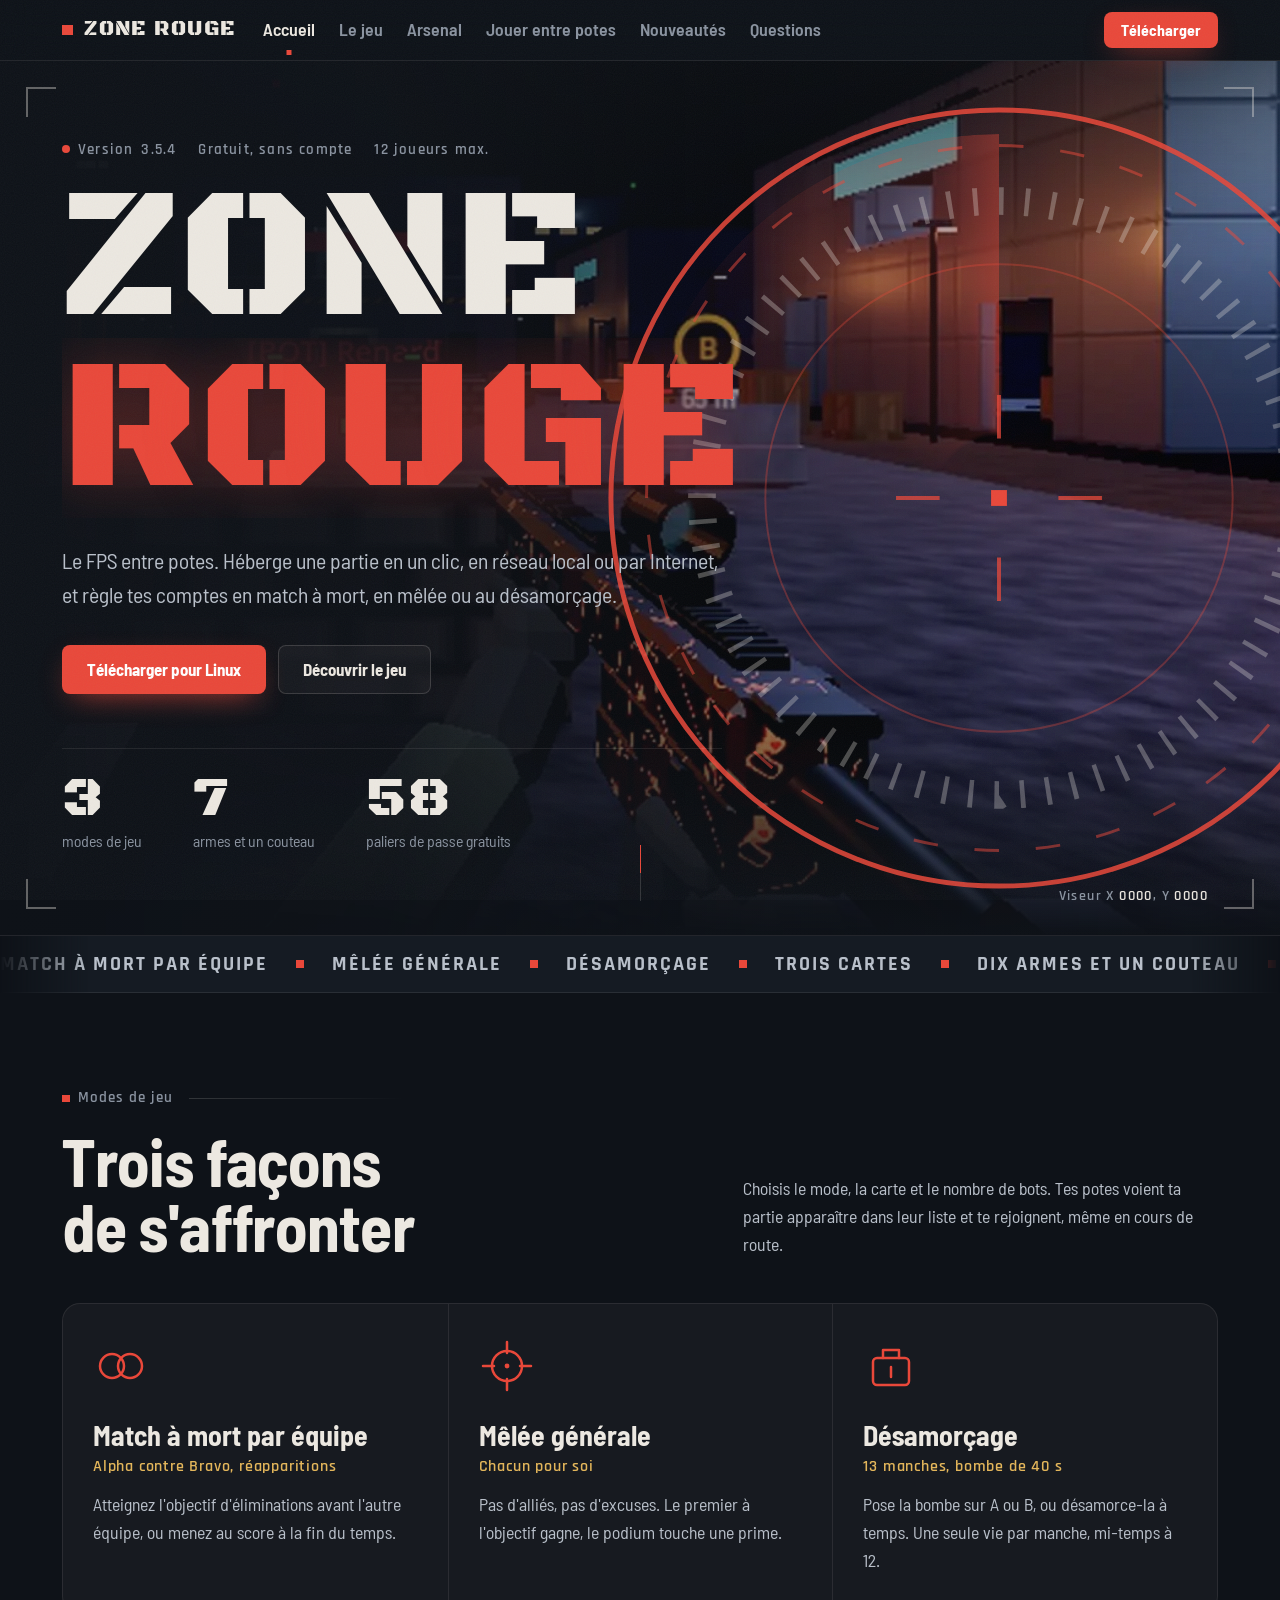
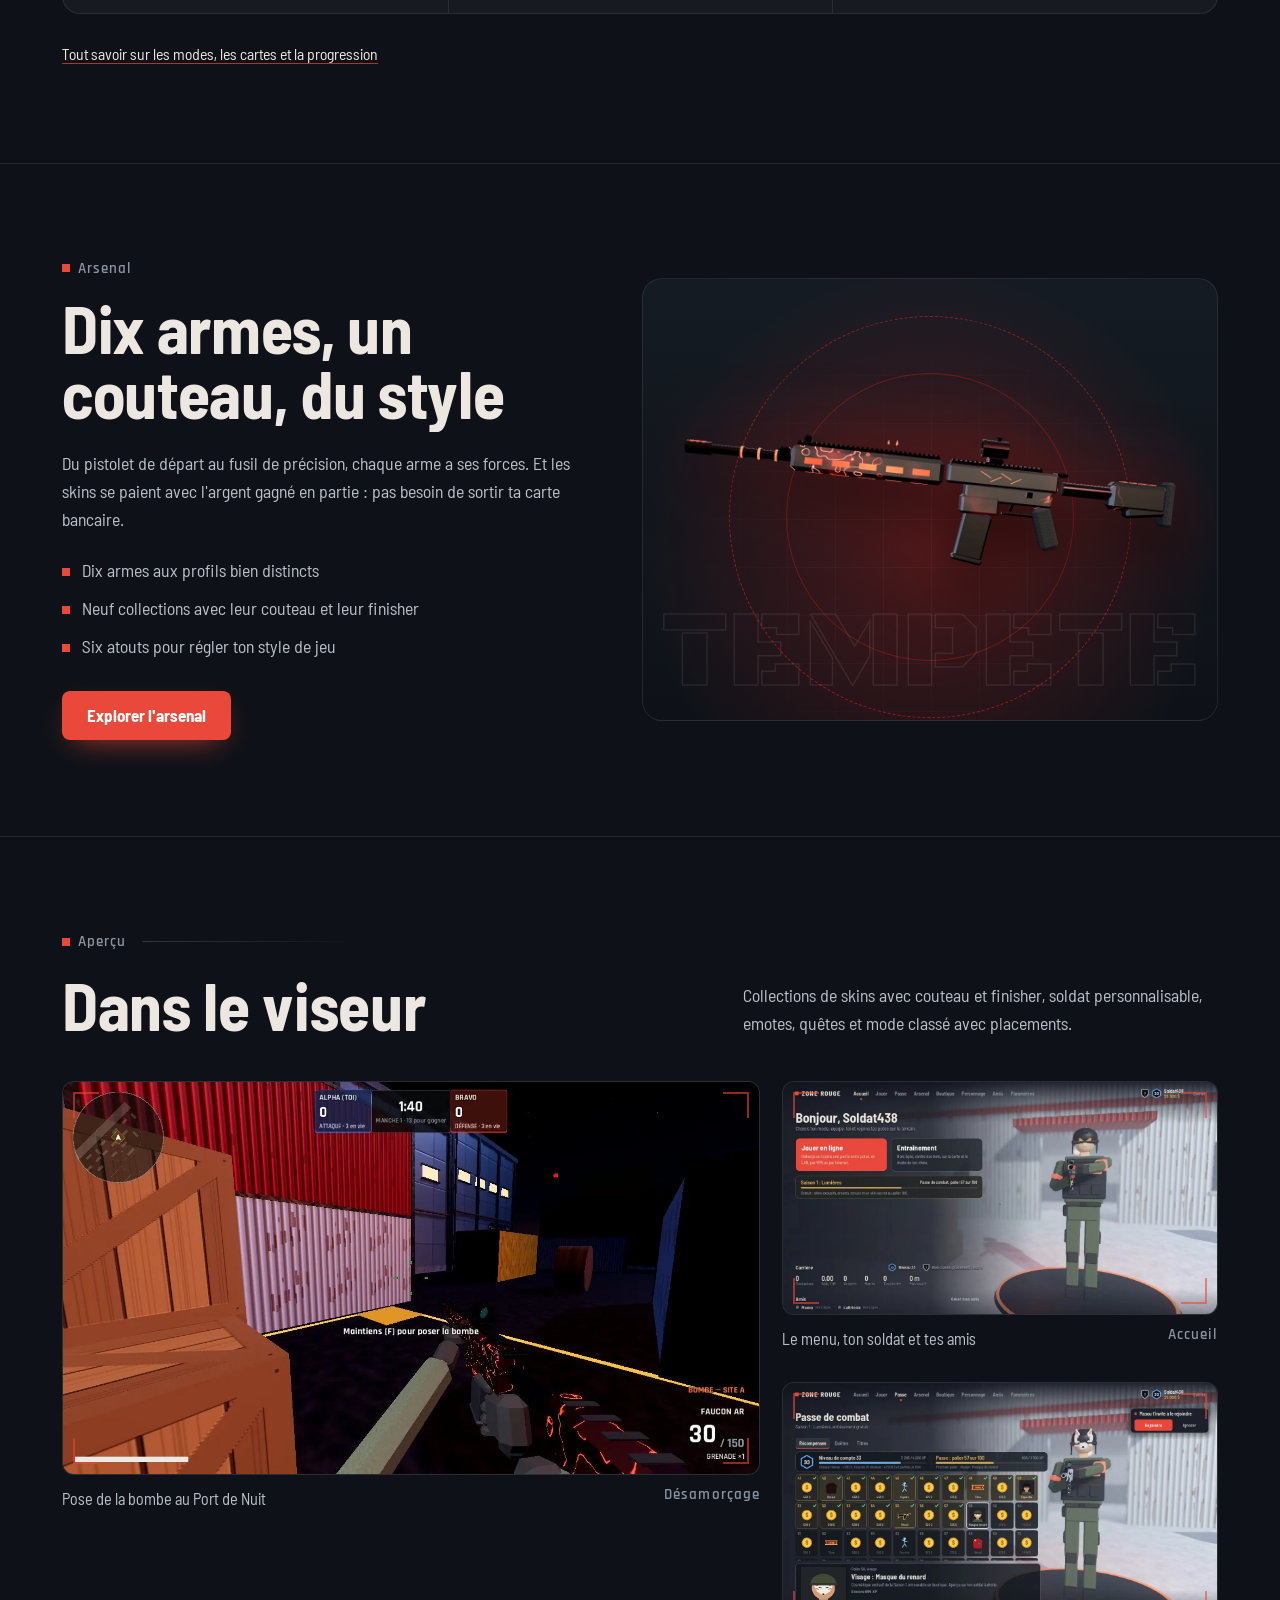
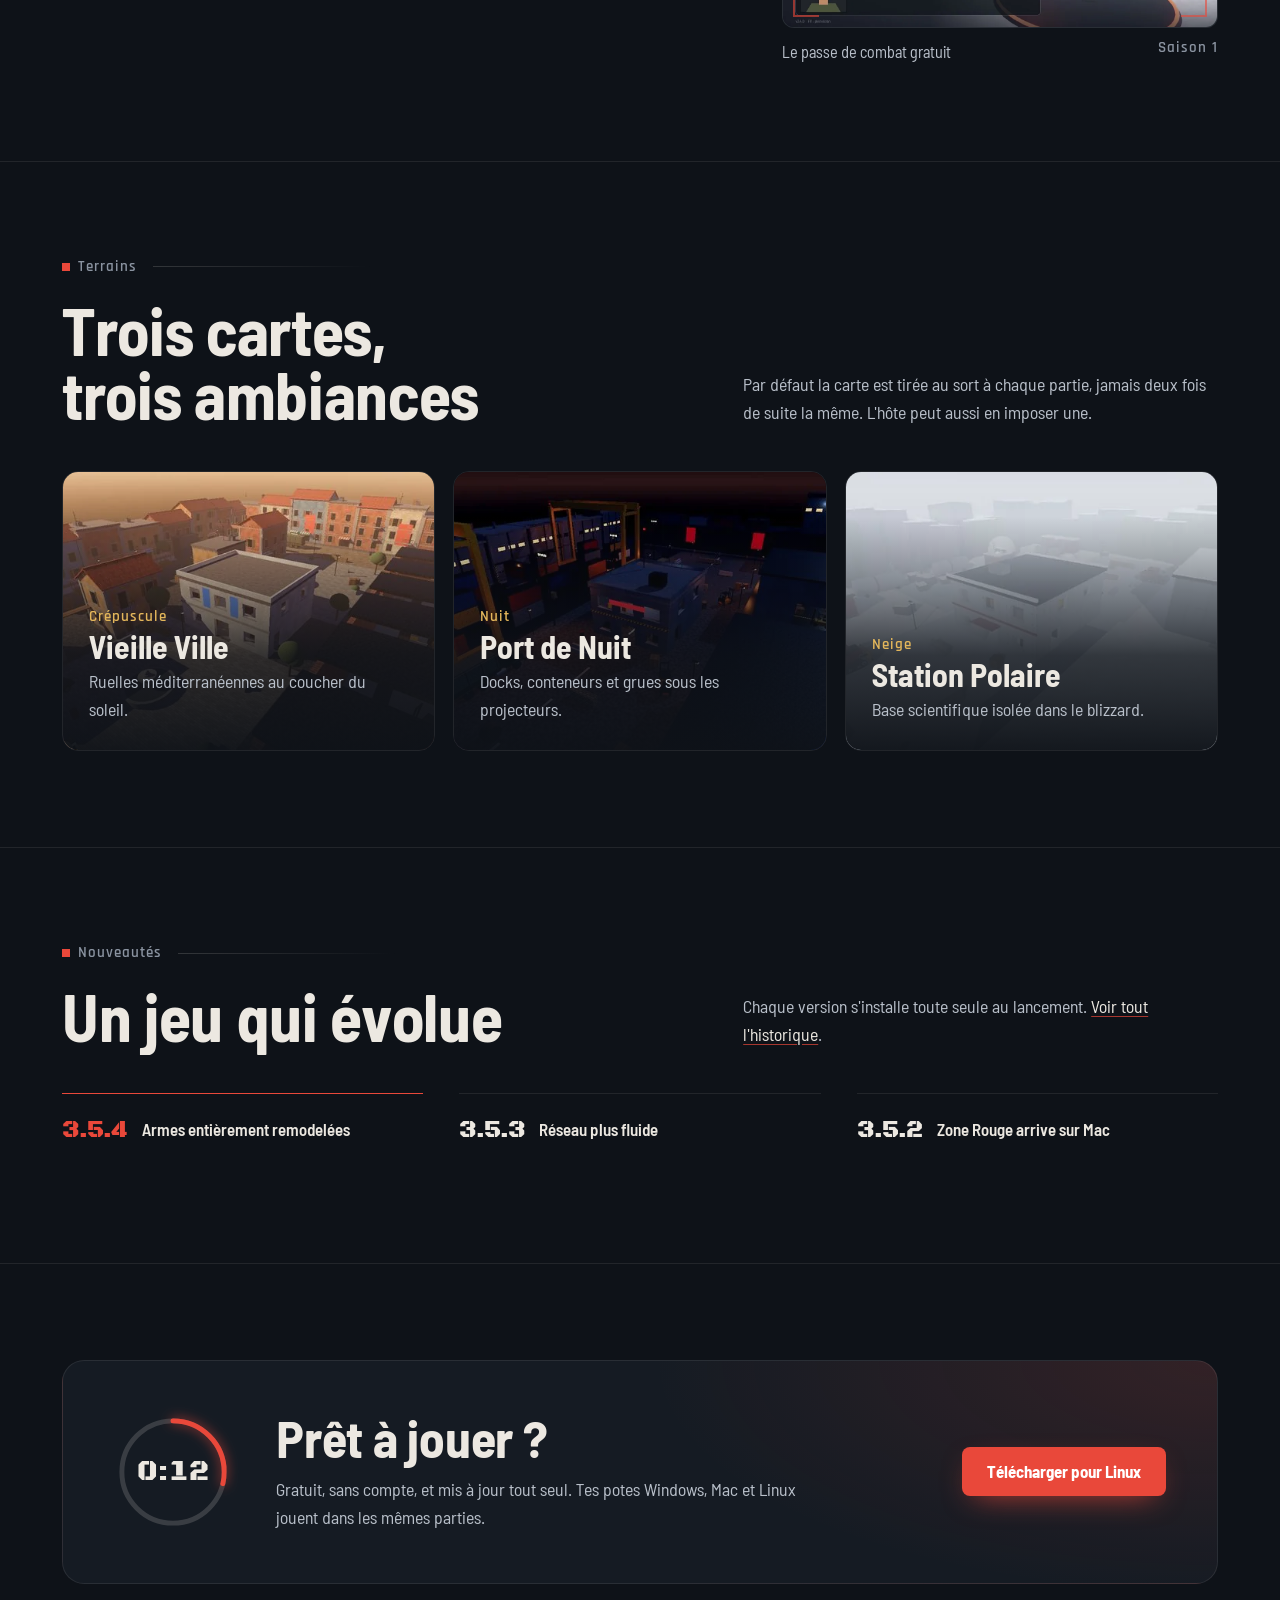
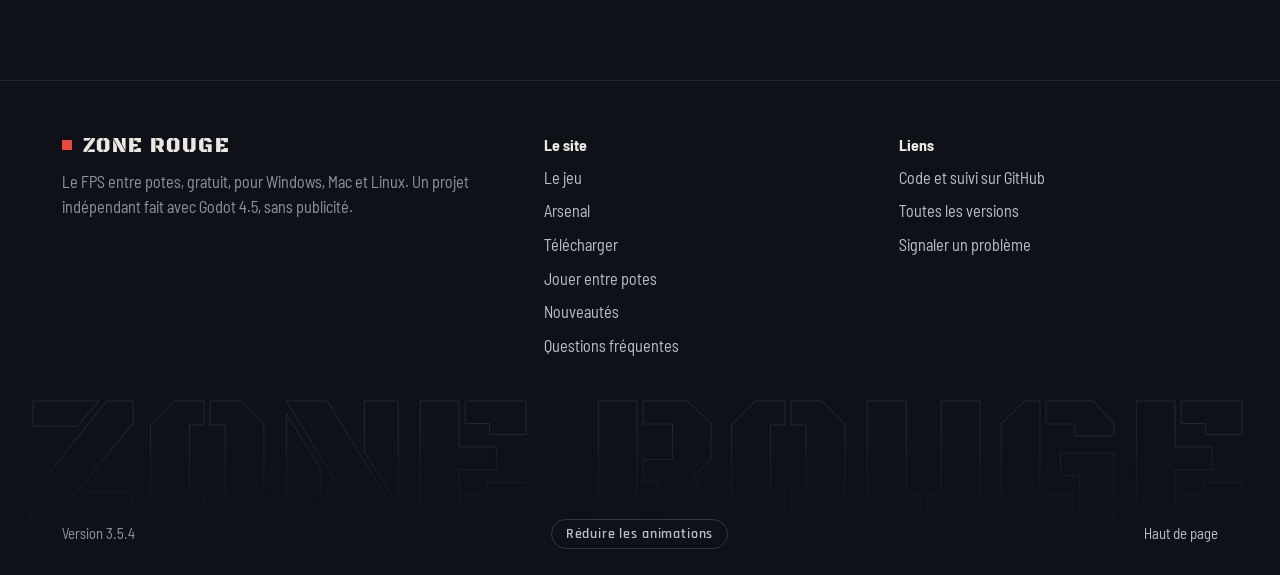
<file: index.html>
<!doctype html>
<html lang="fr">
<head>
<meta charset="utf-8">
<meta name="viewport" content="width=device-width,initial-scale=1,viewport-fit=cover">
<title>Zone Rouge, FPS gratuit entre potes pour Windows, Mac et Linux</title>
<meta name="description" content="Zone Rouge est un FPS en réseau gratuit pour Windows, Mac et Linux : 3 modes, 3 cartes, passe de combat gratuit. Héberge une partie entre potes en un clic.">
<meta name="theme-color" content="#0E1218">
<link rel="canonical" href="https://zonerouge.online/">
<link rel="icon" href="favicon.svg" type="image/svg+xml">
<link rel="icon" href="favicon-48.png" sizes="48x48" type="image/png">
<link rel="apple-touch-icon" href="apple-touch-icon.png">
<meta property="og:type" content="website">
<meta property="og:site_name" content="Zone Rouge">
<meta property="og:locale" content="fr_FR">
<meta property="og:url" content="https://zonerouge.online/">
<meta property="og:title" content="Zone Rouge, FPS gratuit entre potes pour Windows, Mac et Linux">
<meta property="og:description" content="Zone Rouge est un FPS en réseau gratuit pour Windows, Mac et Linux : 3 modes, 3 cartes, passe de combat gratuit. Héberge une partie entre potes en un clic.">
<meta property="og:image" content="https://zonerouge.online/og.jpg">
<meta property="og:image:width" content="1200">
<meta property="og:image:height" content="630">
<meta property="og:image:alt" content="Zone Rouge, le FPS entre potes">
<meta name="twitter:card" content="summary_large_image">
<meta name="twitter:title" content="Zone Rouge, FPS gratuit entre potes pour Windows, Mac et Linux">
<meta name="twitter:description" content="Zone Rouge est un FPS en réseau gratuit pour Windows, Mac et Linux : 3 modes, 3 cartes, passe de combat gratuit. Héberge une partie entre potes en un clic.">
<meta name="twitter:image" content="https://zonerouge.online/og.jpg">
<script type="application/ld+json">{"@context": "https://schema.org", "@type": "VideoGame", "name": "Zone Rouge", "url": "https://zonerouge.online/", "inLanguage": "fr", "description": "Zone Rouge est un FPS en réseau gratuit pour Windows, Mac et Linux : 3 modes, 3 cartes, passe de combat gratuit. Héberge une partie entre potes en un clic.", "image": "https://zonerouge.online/og.jpg", "genre": ["FPS", "Jeu de tir", "Multijoueur"], "gamePlatform": ["Windows", "macOS", "Linux"], "operatingSystem": "Windows 10, Windows 11, macOS 11+, Linux 64 bits", "applicationCategory": "Game", "playMode": "MultiPlayer", "numberOfPlayers": {"@type": "QuantitativeValue", "minValue": 1, "maxValue": 12}, "softwareVersion": "3.5.4", "offers": {"@type": "Offer", "price": "0", "priceCurrency": "EUR", "availability": "https://schema.org/InStock", "url": "https://github.com/Titan-CyberTech/Zone_Rouge/releases/latest"}, "downloadUrl": "https://github.com/Titan-CyberTech/Zone_Rouge/releases/latest", "sameAs": ["https://github.com/Titan-CyberTech/Zone_Rouge"]}</script>
<script type="application/ld+json">{"@context": "https://schema.org", "@type": "WebSite", "name": "Zone Rouge", "url": "https://zonerouge.online/", "inLanguage": "fr"}</script>
<link rel="preload" href="fonts/stencil.woff2" as="font" type="font/woff2" crossorigin>
<link rel="preload" href="fonts/barlow-400.woff2" as="font" type="font/woff2" crossorigin>
<link rel="preload" href="fonts/barlow-700.woff2" as="font" type="font/woff2" crossorigin>
<link rel="preload" as="image" href="img/hero.webp" type="image/webp" fetchpriority="high">
<script>document.documentElement.classList.add("js");try{if(localStorage.getItem("zr-calme")==="1")document.documentElement.classList.add("calme")}catch(e){}setTimeout(function(){if(!window.__zr)document.documentElement.classList.remove("js")},4000)</script>
<link rel="stylesheet" href="site.fdae9dfb.css">
<script src="site.f120038f.js" defer></script>
</head>
<body id="haut">
<a class="skip" href="#contenu">Aller au contenu</a>
<header>
  <div class="wrap">
    <a class="logo" href="index.html"><span class="carre"></span>ZONE ROUGE</a>
    <nav id="menu" aria-label="Pages du site"><a href="index.html" aria-current="page">Accueil</a><a href="le-jeu.html">Le jeu</a><a href="arsenal.html">Arsenal</a><a href="reseau.html">Jouer entre potes</a><a href="nouveautes.html">Nouveautés</a><a href="faq.html">Questions</a></nav>
    <a class="btn prim" href="telecharger.html">Télécharger</a>
    <button class="burger" id="burger" type="button" aria-label="Menu" aria-expanded="false" aria-controls="menu"><i></i></button>
  </div>
  <div class="prog" aria-hidden="true"><i></i></div>
</header>
<main id="contenu">
<div class="hero">
  <div class="hero-bg"><img src="img/hero.webp" alt="" width="1770" height="770" fetchpriority="high" decoding="async"></div>
  <div class="zone" aria-hidden="true">
    <div class="sweep"></div><div class="ping"></div><div class="ping" style="animation-delay:3.4s"></div>
    <svg viewBox="0 0 400 400" fill="none">
      <circle class="z-main" cx="200" cy="200" r="196" pathLength="1"/>
      <circle class="z-dash" cx="200" cy="200" r="178" pathLength="360"/>
      <circle class="z-tick" cx="200" cy="200" r="150" pathLength="360"/>
      <circle class="z-in" cx="200" cy="200" r="118"/>
      <path class="z-cross" d="M200 170v-22M200 230v22M170 200h-22M230 200h22"/>
      <rect class="z-core" x="196" y="196" width="8" height="8"/>
    </svg>
  </div>
  <div class="hud" aria-hidden="true"><i></i><i></i><i></i><i></i><span class="lecture">Viseur X <b data-x>0000</b>, Y <b data-y>0000</b></span></div>
  <div class="wrap">
    <div class="coord rise"><span><i class="live"></i>Version <span data-ver>3.5.4</span></span><span>Gratuit, sans compte</span><span>12 joueurs max.</span></div>
    <h1><span class="sr">Zone Rouge</span><span class="l" aria-hidden="true"><span style="--i:0">Z</span><span style="--i:1">O</span><span style="--i:2">N</span><span style="--i:3">E</span></span><span class="l r" aria-hidden="true"><span style="--i:4">R</span><span style="--i:5">O</span><span style="--i:6">U</span><span style="--i:7">G</span><span style="--i:8">E</span></span></h1>
    <p class="rise" style="--d:1">Le FPS entre potes. Héberge une partie en un clic, en réseau local ou par Internet, et règle tes comptes en match à mort, en mêlée ou au désamorçage.</p>
    <div class="actions rise" style="--d:2">
      <a class="btn prim" href="telecharger.html" data-adapt><span class="t">Télécharger gratuitement</span> <span class="fl">Windows · Mac · Linux</span></a>
      <a class="btn" href="le-jeu.html">Découvrir le jeu</a>
    </div>
    <div class="chiffres rise" style="--d:3">
      <div><b data-count="3" data-wait="1100">3</b><span>modes de jeu</span></div>
      <div><b data-count="10" data-wait="1200">10</b><span>armes et un couteau</span></div>
      <div><b data-count="100" data-wait="1300" data-dur="1800">100</b><span>paliers de passe gratuits</span></div>
    </div>
  </div>
  <div class="defiler" aria-hidden="true"></div>
</div>
<div class="ticker" aria-hidden="true"><div class="piste"><ul><li>Match à mort par équipe</li><li>Mêlée générale</li><li>Désamorçage</li><li>Trois cartes</li><li>Dix armes et un couteau</li><li>Passe de combat gratuit</li><li>Windows, Mac et Linux</li><li>Jusqu'à 12 joueurs</li><li>Jeu à la manette</li><li>Mises à jour automatiques</li><li>Sans compte, sans publicité</li></ul><ul><li>Match à mort par équipe</li><li>Mêlée générale</li><li>Désamorçage</li><li>Trois cartes</li><li>Dix armes et un couteau</li><li>Passe de combat gratuit</li><li>Windows, Mac et Linux</li><li>Jusqu'à 12 joueurs</li><li>Jeu à la manette</li><li>Mises à jour automatiques</li><li>Sans compte, sans publicité</li></ul></div></div>
<section id="modes">
  <div class="wrap">
    <div class="tete" data-io>
      <div class="eti"><span class="carre"></span>Modes de jeu</div>
      <h2 class="m"><span>Trois façons de s'affronter</span></h2>
      <p class="intro">Choisis le mode, la carte et le nombre de bots. Tes potes voient ta partie apparaître dans leur liste et te rejoignent, même en cours de route.</p>
    </div>
    <div class="modes"><article class="mode spot" data-r style="--d:0"><svg class="ico" viewBox="0 0 56 56" aria-hidden="true"><circle class="d a1" pathLength="1" cx="19" cy="28" r="12"/><circle class="d a2" style="--d:1" pathLength="1" cx="37" cy="28" r="12"/></svg><h3>Match à mort par équipe</h3><div class="regle">Alpha contre Bravo, réapparitions</div><p>Atteignez l'objectif d'éliminations avant l'autre équipe, ou menez au score à la fin du temps.</p></article><article class="mode spot" data-r style="--d:1"><svg class="ico" viewBox="0 0 56 56" aria-hidden="true"><circle class="d" pathLength="1" cx="28" cy="28" r="15"/><g class="rot"><path class="d" style="--d:1" pathLength="1" d="M28 4v11"/><path class="d" style="--d:2" pathLength="1" d="M28 41v11"/><path class="d" style="--d:3" pathLength="1" d="M4 28h11"/><path class="d" style="--d:4" pathLength="1" d="M41 28h11"/></g><circle class="dot" cx="28" cy="28" r="2.4"/></svg><h3>Mêlée générale</h3><div class="regle">Chacun pour soi</div><p>Pas d'alliés, pas d'excuses. Le premier à l'objectif gagne, le podium touche une prime.</p></article><article class="mode spot" data-r style="--d:2"><svg class="ico" viewBox="0 0 56 56" aria-hidden="true"><g class="bomb"><rect class="d" pathLength="1" x="10" y="20" width="36" height="27" rx="4"/><path class="d" style="--d:1" pathLength="1" d="M20 20v-8h16v8"/><path class="d" style="--d:2" pathLength="1" d="M28 29v10"/></g></svg><h3>Désamorçage</h3><div class="regle">13 manches, bombe de 40 s</div><p>Pose la bombe sur A ou B, ou désamorce-la à temps. Une seule vie par manche, mi-temps à 12.</p></article></div>
    <p class="note"><a href="le-jeu.html">Tout savoir sur les modes, les cartes et la progression</a></p>
  </div>
</section>
<section id="arsenal">
  <div class="wrap">
    <div class="duo">
      <div data-r>
        <div class="eti" style="margin-bottom:18px"><span class="carre"></span>Arsenal</div>
        <h2 class="m"><span>Dix armes, un couteau, du style</span></h2>
        <p class="intro" style="margin-top:18px">Du pistolet de départ au fusil de précision, chaque arme a ses forces. Et les skins se paient avec l'argent gagné en partie : pas besoin de sortir ta carte bancaire.</p>
        <ul class="liste-p">
          <li>Dix armes aux profils bien distincts</li>
          <li>Neuf collections avec leur couteau et leur finisher</li>
          <li>Six atouts pour régler ton style de jeu</li>
        </ul>
        <a class="btn prim" href="arsenal.html">Explorer l'arsenal</a>
      </div>
      <div class="vitrine" data-r style="--acc:#ff261a;--d:1">
        <div class="anneau"></div><div class="fond" aria-hidden="true" style="--em:4.915">TEMPÊTE</div>
        <img class="flotte" src="img/skins/tempete-1.webp" width="1100" height="318" alt="Fusil Faucon avec la collection Tempête, variante Écarlate" loading="lazy" decoding="async">
      </div>
    </div>
  </div>
</section>
<section id="apercu">
  <div class="wrap">
    <div class="tete" data-io>
      <div class="eti"><span class="carre"></span>Aperçu</div>
      <h2 class="m"><span>Dans le viseur</span></h2>
      <p class="intro">Collections de skins avec couteau et finisher, soldat personnalisable, emotes, quêtes et mode classé avec placements.</p>
    </div>
    <div class="gal une">
      <figure class="vis grande" data-r><button class="cadre" type="button" aria-label="Agrandir : Pose de la bombe au Port de Nuit"><img src="img/desamorcage.webp" alt="Pose de la bombe sur le site A au Port de Nuit" width="1280" height="720" loading="lazy" decoding="async"><i></i><i></i><i></i><i></i><span class="verrou" aria-hidden="true">Agrandir</span></button><figcaption><span>Pose de la bombe au Port de Nuit</span><span class="eti">Désamorçage</span></figcaption></figure>
      <figure class="vis" data-r><button class="cadre" type="button" aria-label="Agrandir : Le menu, ton soldat et tes amis"><img src="img/menu.webp" alt="Menu principal avec le soldat personnalisé" width="1280" height="684" loading="lazy" decoding="async"><i></i><i></i><i></i><i></i><span class="verrou" aria-hidden="true">Agrandir</span></button><figcaption><span>Le menu, ton soldat et tes amis</span><span class="eti">Accueil</span></figcaption></figure>
      <figure class="vis" data-r><button class="cadre" type="button" aria-label="Agrandir : Le passe de combat gratuit"><img src="img/passe.webp" alt="Passe de combat de la saison 1" width="1280" height="720" loading="lazy" decoding="async"><i></i><i></i><i></i><i></i><span class="verrou" aria-hidden="true">Agrandir</span></button><figcaption><span>Le passe de combat gratuit</span><span class="eti">Saison 1</span></figcaption></figure>
    </div>
  </div>
</section>
<section id="cartes">
  <div class="wrap">
    <div class="tete" data-io>
      <div class="eti"><span class="carre"></span>Terrains</div>
      <h2 class="m"><span>Trois cartes, trois ambiances</span></h2>
      <p class="intro">Par défaut la carte est tirée au sort à chaque partie, jamais deux fois de suite la même. L'hôte peut aussi en imposer une.</p>
    </div>
    <div class="cartes"><div class="carte" data-r style="--d:0"><img src="img/carte_ville.webp" alt="" width="640" height="360" loading="lazy" decoding="async"><span class="eti">Crépuscule</span><h3>Vieille Ville</h3><p>Ruelles méditerranéennes au coucher du soleil.</p></div><div class="carte" data-r style="--d:1"><img src="img/carte_port.webp" alt="" width="640" height="360" loading="lazy" decoding="async"><span class="eti">Nuit</span><h3>Port de Nuit</h3><p>Docks, conteneurs et grues sous les projecteurs.</p></div><div class="carte" data-r style="--d:2"><img src="img/carte_arctique.webp" alt="" width="640" height="360" loading="lazy" decoding="async"><span class="eti">Neige</span><h3>Station Polaire</h3><p>Base scientifique isolée dans le blizzard.</p></div></div>
  </div>
</section>
<section id="nouveautes">
  <div class="wrap">
    <div class="tete" data-io>
      <div class="eti"><span class="carre"></span>Nouveautés</div>
      <h2 class="m"><span>Un jeu qui évolue</span></h2>
      <p class="intro">Chaque version s'installe toute seule au lancement. <a href="nouveautes.html">Voir tout l'historique</a>.</p>
    </div>
    <ol class="chrono"><li data-r style="--d:0"><b>3.5.4</b><p><strong>Armes entièrement remodelées</strong></p></li><li data-r style="--d:1"><b>3.5.3</b><p><strong>Réseau plus fluide</strong></p></li><li data-r style="--d:2"><b>3.5.2</b><p><strong>Zone Rouge arrive sur Mac</strong></p></li></ol>
  </div>
</section>
<section class="cta-section">
  <div class="wrap">
    <div class="cta" data-io>
      <div class="bombe" data-bombe aria-hidden="true"><svg viewBox="0 0 120 120"><circle class="t0" cx="60" cy="60" r="52"/><circle class="t1" cx="60" cy="60" r="52"/></svg><div class="num">0:40</div></div>
      <div><h2 class="m"><span>Prêt à jouer ?</span></h2><p>Gratuit, sans compte, et mis à jour tout seul. Tes potes Windows, Mac et Linux jouent dans les mêmes parties.</p></div>
      <div class="actions"><a class="btn prim" href="telecharger.html" data-adapt><span class="t">Télécharger gratuitement</span> <span class="fl">Windows · Mac · Linux</span></a></div>
    </div>
  </div>
</section>
</main>
<footer>
  <div class="wrap cols">
    <div>
      <div class="marque"><span class="carre"></span>ZONE ROUGE</div>
      <p>Le FPS entre potes, gratuit, pour Windows, Mac et Linux. Un projet indépendant fait avec Godot 4.5, sans publicité.</p>
    </div>
    <div>
      <h4>Le site</h4>
      <ul>
        <li><a href="le-jeu.html">Le jeu</a></li>
        <li><a href="arsenal.html">Arsenal</a></li>
        <li><a href="telecharger.html">Télécharger</a></li>
        <li><a href="reseau.html">Jouer entre potes</a></li>
        <li><a href="nouveautes.html">Nouveautés</a></li>
        <li><a href="faq.html">Questions fréquentes</a></li>
      </ul>
    </div>
    <div>
      <h4>Liens</h4>
      <ul>
        <li><a href="https://github.com/Titan-CyberTech/Zone_Rouge">Code et suivi sur GitHub</a></li>
        <li><a href="https://github.com/Titan-CyberTech/Zone_Rouge/releases">Toutes les versions</a></li>
        <li><a href="https://github.com/Titan-CyberTech/Zone_Rouge/issues">Signaler un problème</a></li>
      </ul>
    </div>
  </div>
  <div class="mot" aria-hidden="true" style="--em:6.811">ZONE ROUGE</div>
  <div class="wrap petit"><span>Version <span data-ver>3.5.4</span></span><button class="calme-b" type="button" data-calme aria-pressed="false">Réduire les animations</button><a href="#haut">Haut de page</a></div>
</footer>
<dialog class="lb" id="lb" aria-label="Capture agrandie">
  <figure><img src="[data-uri]" alt="" width="1280" height="720"><figcaption><span class="t"></span><span class="cmp"></span></figcaption></figure>
  <button class="lb-b lb-x" type="button" aria-label="Fermer">×</button>
  <button class="lb-b lb-p" type="button" aria-label="Capture précédente">‹</button>
  <button class="lb-b lb-n" type="button" aria-label="Capture suivante">›</button>
</dialog>
</body>
</html>
</file>
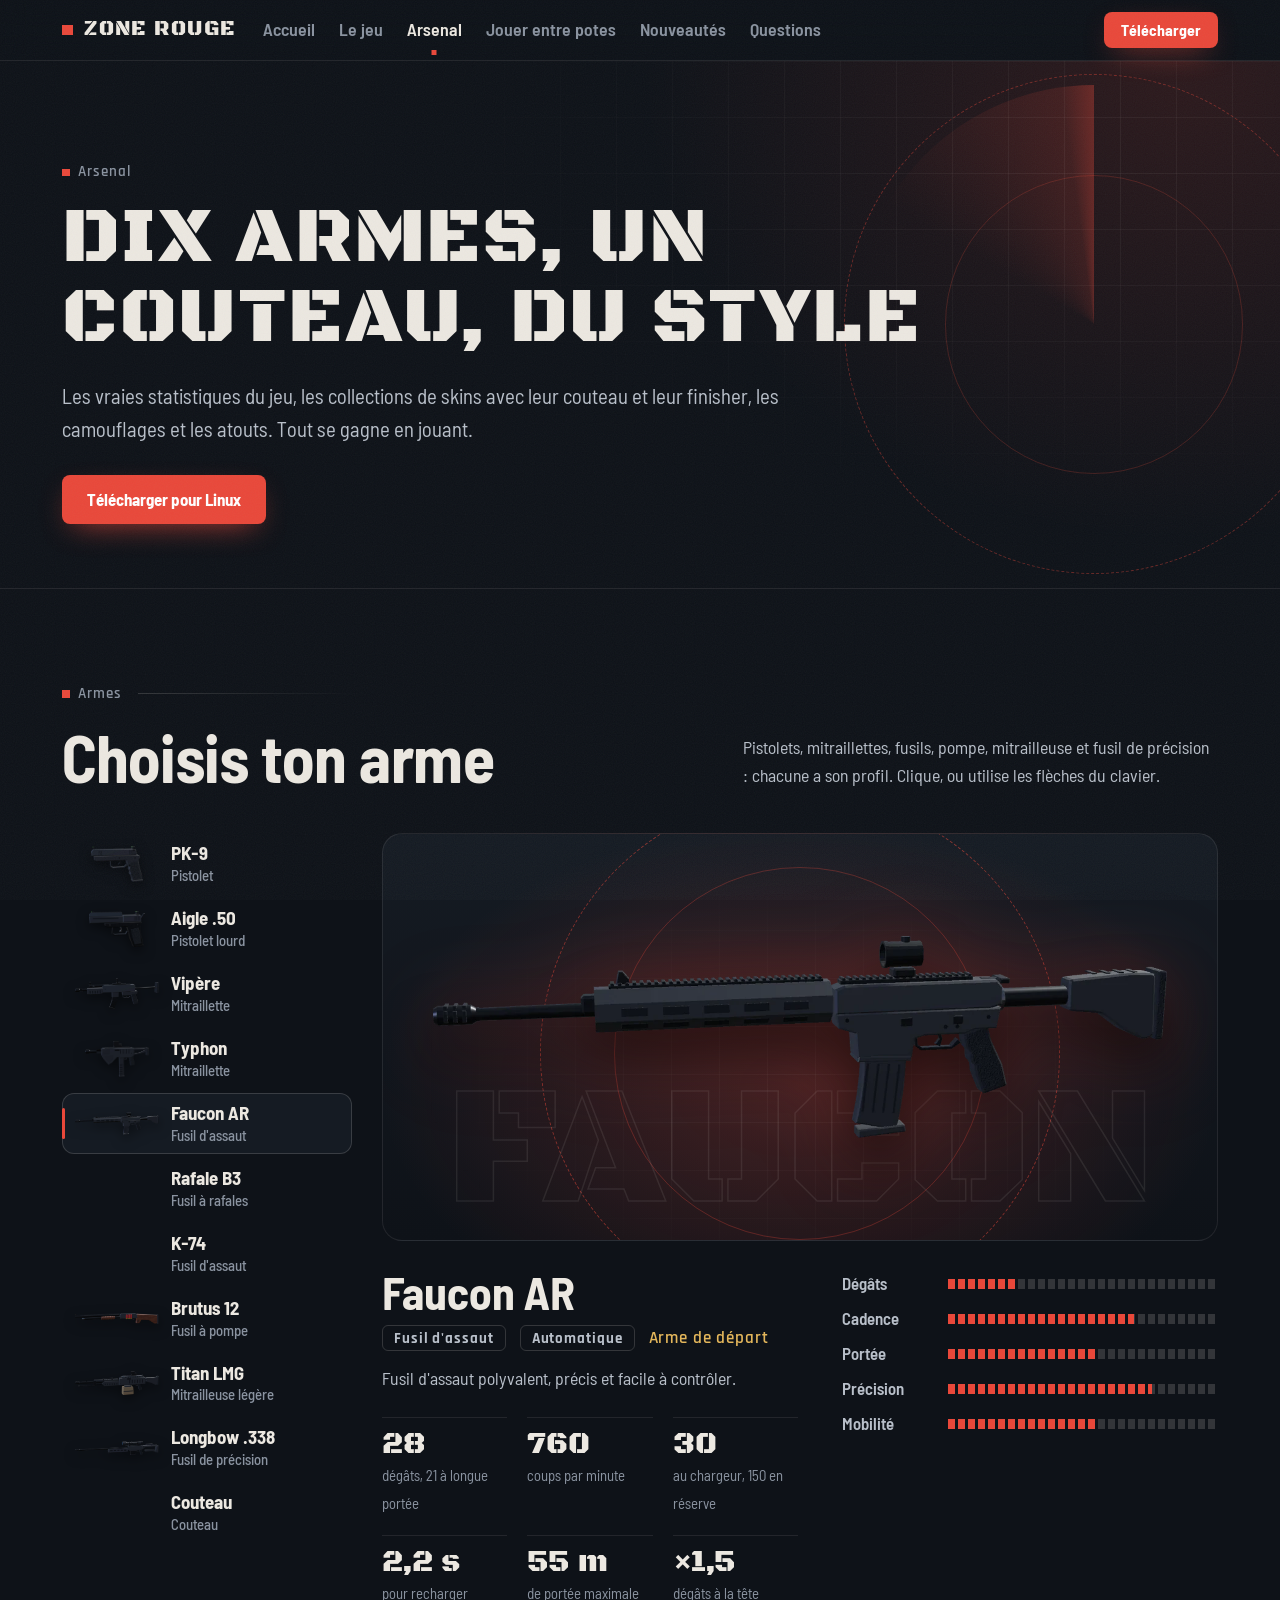
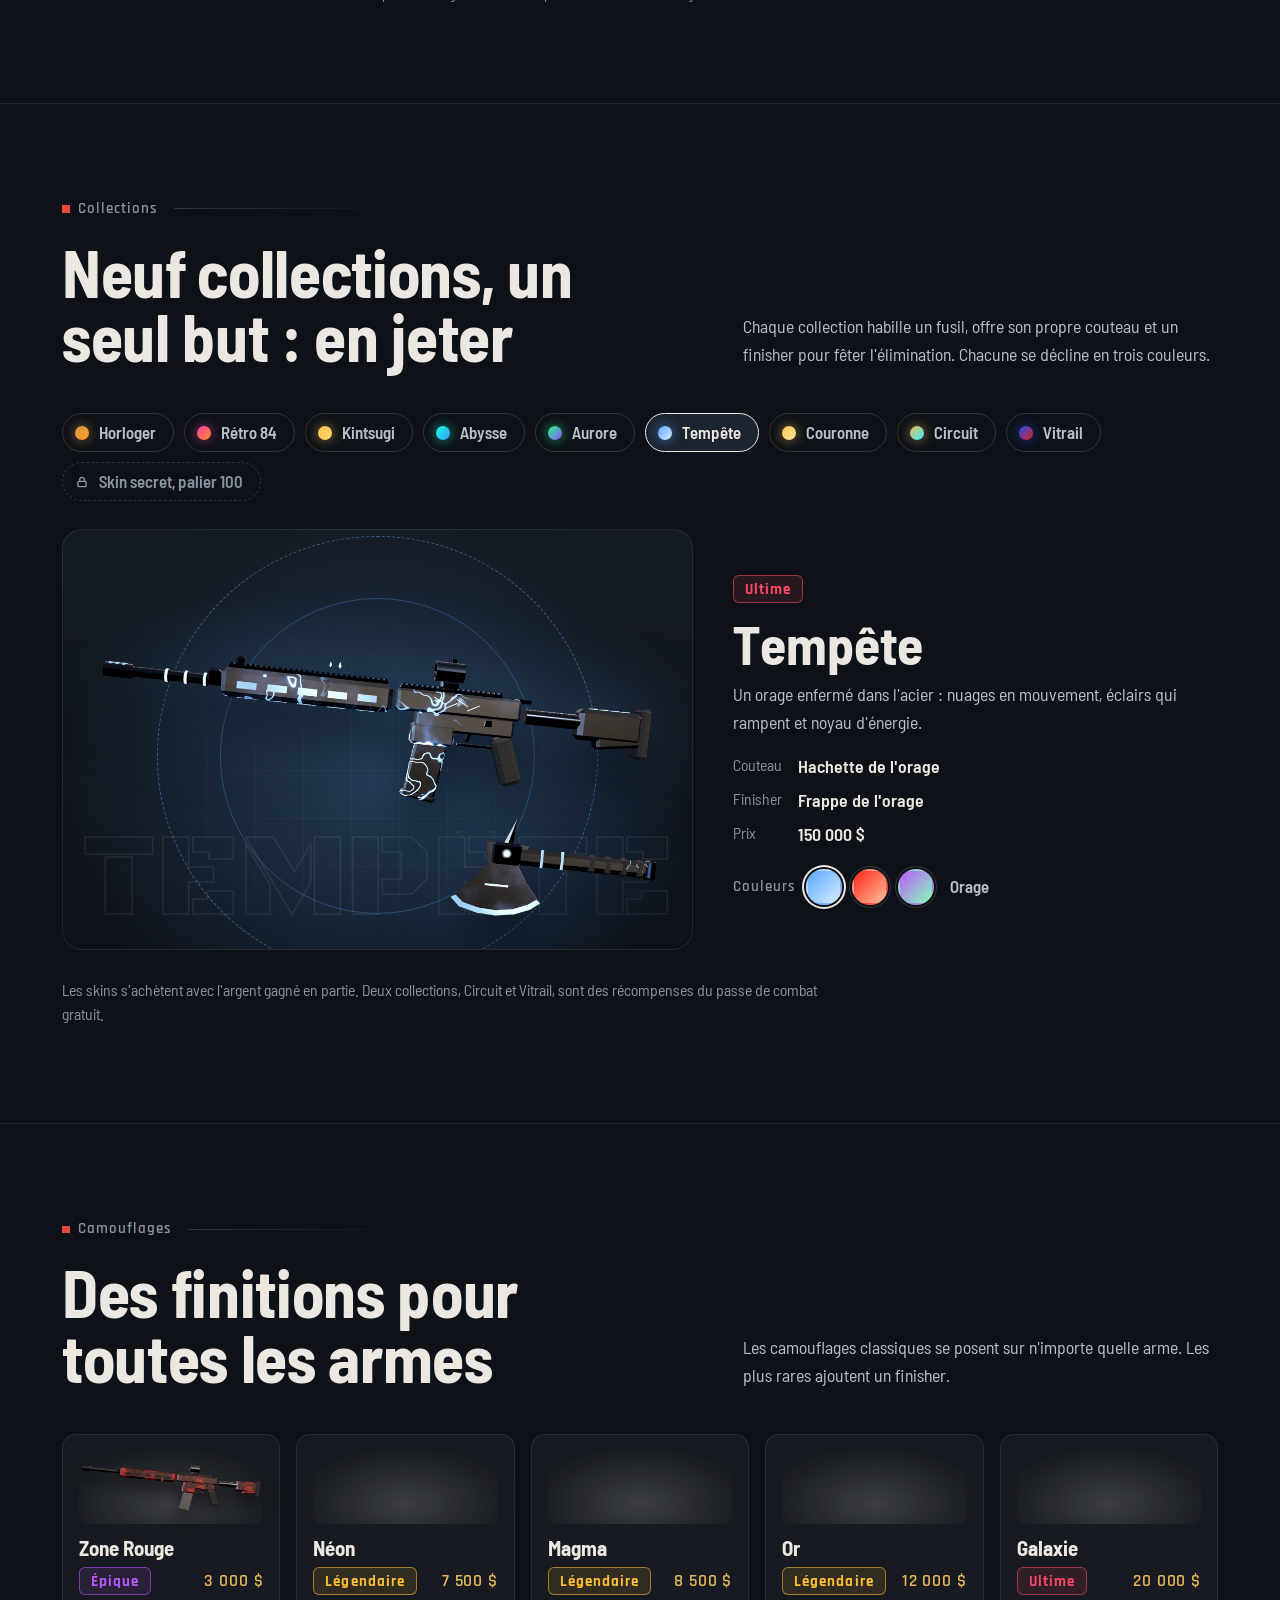
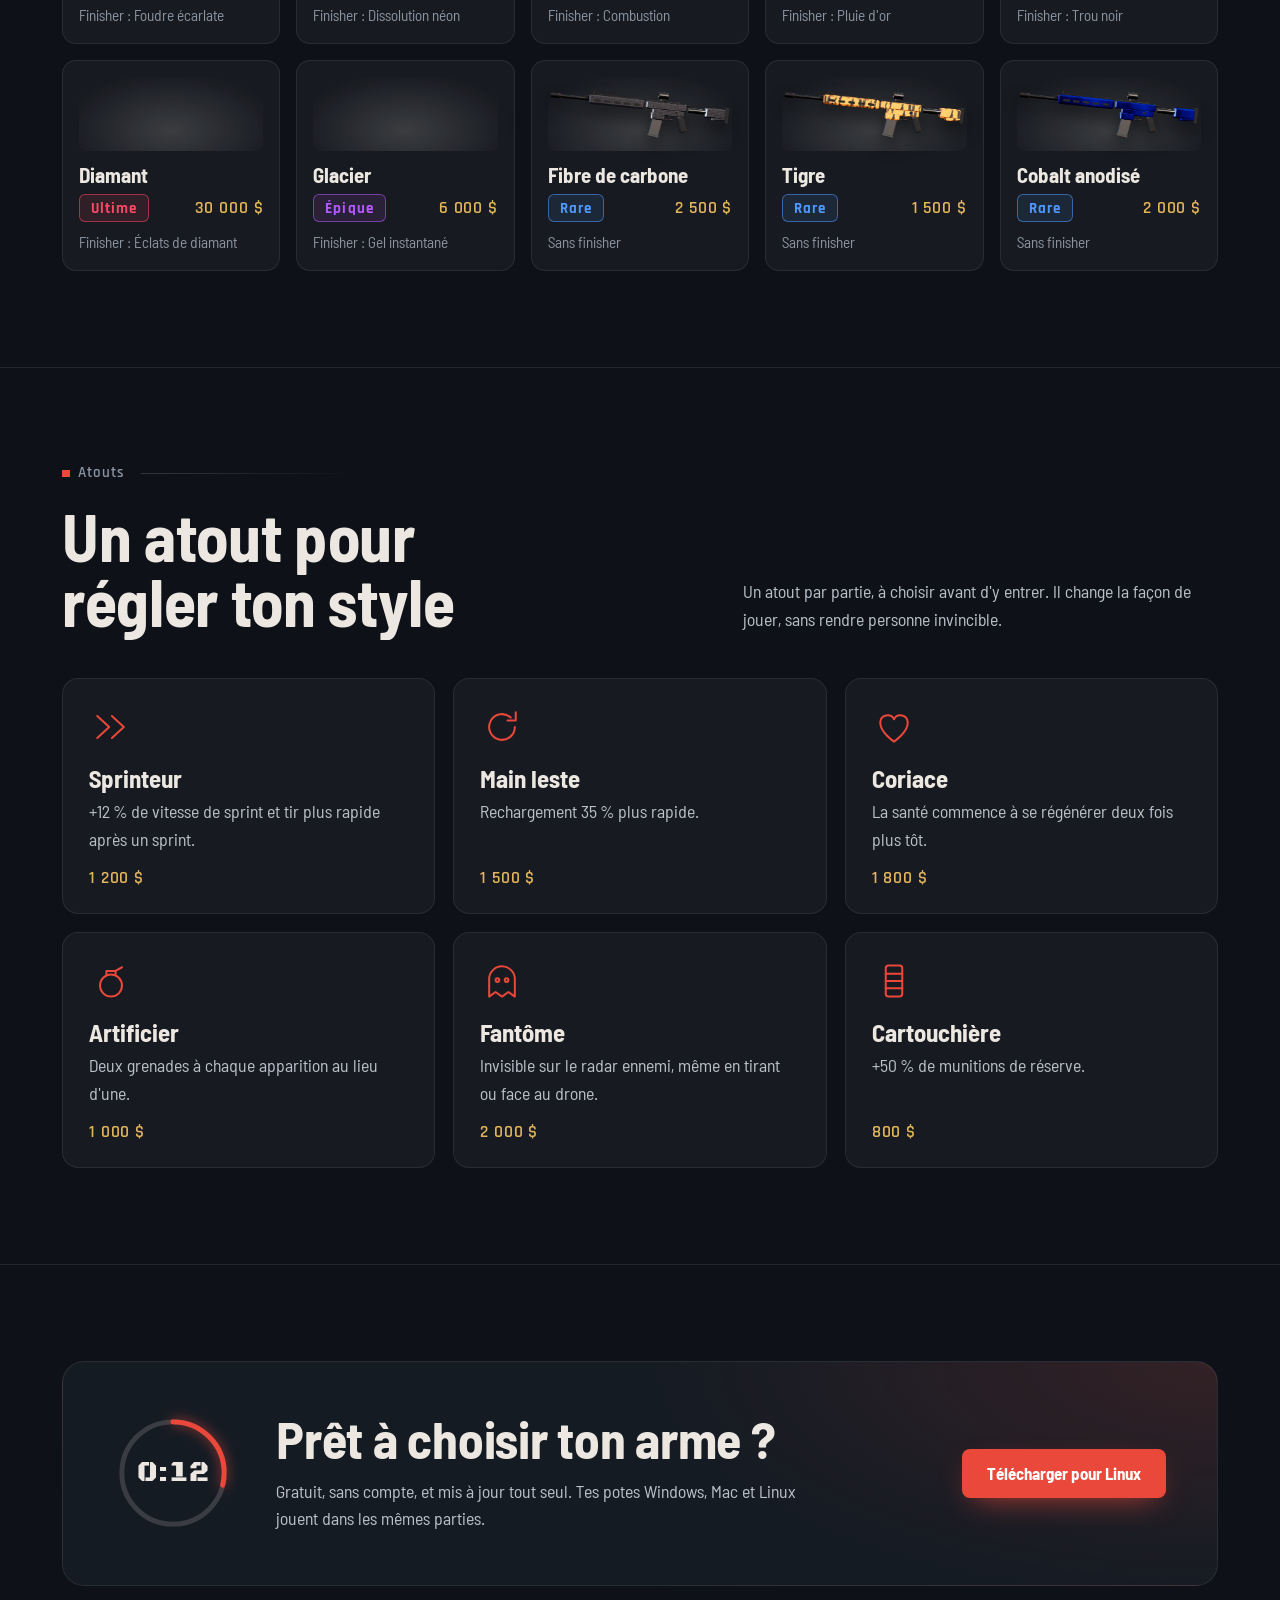
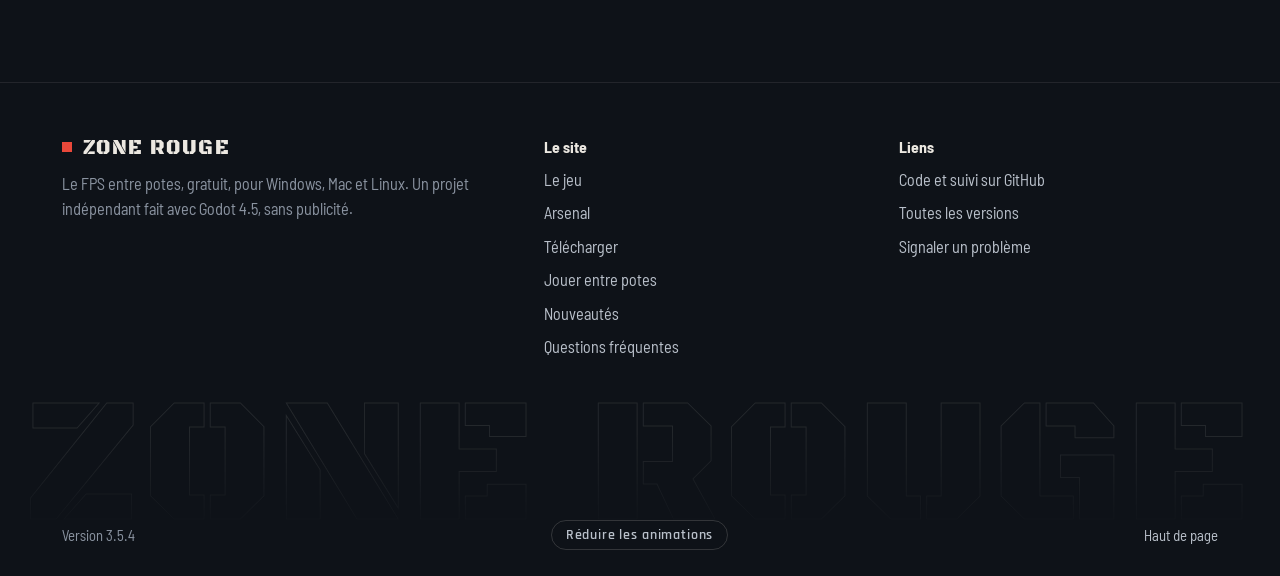
<file: arsenal.html>
<!doctype html>
<html lang="fr">
<head>
<meta charset="utf-8">
<meta name="viewport" content="width=device-width,initial-scale=1,viewport-fit=cover">
<title>Arsenal : armes, skins et atouts de Zone Rouge</title>
<meta name="description" content="Les 10 armes de Zone Rouge avec leurs vraies statistiques, les collections de skins, les camouflages et les atouts. Tout se débloque en jouant.">
<meta name="theme-color" content="#0E1218">
<link rel="canonical" href="https://zonerouge.online/arsenal.html">
<link rel="icon" href="favicon.svg" type="image/svg+xml">
<link rel="icon" href="favicon-48.png" sizes="48x48" type="image/png">
<link rel="apple-touch-icon" href="apple-touch-icon.png">
<meta property="og:type" content="website">
<meta property="og:site_name" content="Zone Rouge">
<meta property="og:locale" content="fr_FR">
<meta property="og:url" content="https://zonerouge.online/arsenal.html">
<meta property="og:title" content="Arsenal : armes, skins et atouts de Zone Rouge">
<meta property="og:description" content="Les 10 armes de Zone Rouge avec leurs vraies statistiques, les collections de skins, les camouflages et les atouts. Tout se débloque en jouant.">
<meta property="og:image" content="https://zonerouge.online/og.jpg">
<meta property="og:image:width" content="1200">
<meta property="og:image:height" content="630">
<meta property="og:image:alt" content="Zone Rouge, le FPS entre potes">
<meta name="twitter:card" content="summary_large_image">
<meta name="twitter:title" content="Arsenal : armes, skins et atouts de Zone Rouge">
<meta name="twitter:description" content="Les 10 armes de Zone Rouge avec leurs vraies statistiques, les collections de skins, les camouflages et les atouts. Tout se débloque en jouant.">
<meta name="twitter:image" content="https://zonerouge.online/og.jpg">
<link rel="preload" href="fonts/stencil.woff2" as="font" type="font/woff2" crossorigin>
<link rel="preload" href="fonts/barlow-400.woff2" as="font" type="font/woff2" crossorigin>
<link rel="preload" href="fonts/barlow-700.woff2" as="font" type="font/woff2" crossorigin>
<script>document.documentElement.classList.add("js");try{if(localStorage.getItem("zr-calme")==="1")document.documentElement.classList.add("calme")}catch(e){}setTimeout(function(){if(!window.__zr)document.documentElement.classList.remove("js")},4000)</script>
<link rel="stylesheet" href="site.fdae9dfb.css">
<script src="site.f120038f.js" defer></script>
</head>
<body id="haut">
<a class="skip" href="#contenu">Aller au contenu</a>
<header>
  <div class="wrap">
    <a class="logo" href="index.html"><span class="carre"></span>ZONE ROUGE</a>
    <nav id="menu" aria-label="Pages du site"><a href="index.html">Accueil</a><a href="le-jeu.html">Le jeu</a><a href="arsenal.html" aria-current="page">Arsenal</a><a href="reseau.html">Jouer entre potes</a><a href="nouveautes.html">Nouveautés</a><a href="faq.html">Questions</a></nav>
    <a class="btn prim" href="telecharger.html">Télécharger</a>
    <button class="burger" id="burger" type="button" aria-label="Menu" aria-expanded="false" aria-controls="menu"><i></i></button>
  </div>
  <div class="prog" aria-hidden="true"><i></i></div>
</header>
<main id="contenu">
<div class="ph">
  <div class="zone-s" aria-hidden="true"></div>
  <div class="wrap">
    <div class="eti"><span class="carre"></span>Arsenal</div>
    <h1>Dix armes, un couteau, du style</h1>
    <p>Les vraies statistiques du jeu, les collections de skins avec leur couteau et leur finisher, les camouflages et les atouts. Tout se gagne en jouant.</p>
    <div class="actions"><a class="btn prim" href="telecharger.html" data-adapt><span class="t">Télécharger gratuitement</span> <span class="fl">Windows · Mac · Linux</span></a></div>
  </div>
</div>
<section id="armes">
  <div class="wrap">
    <div class="tete" data-io>
      <div class="eti"><span class="carre"></span>Armes</div>
      <h2 class="m"><span>Choisis ton arme</span></h2>
      <p class="intro">Pistolets, mitraillettes, fusils, pompe, mitrailleuse et fusil de précision : chacune a son profil. Clique, ou utilise les flèches du clavier.</p>
    </div>
    <div class="expl">
      <div class="expl-liste" role="tablist" aria-orientation="vertical" aria-label="Les armes"><button class="onglet" type="button" role="tab" id="t-pk9" aria-controls="p-pk9" data-id="pk9" aria-selected="false" tabindex="-1"><img src="img/armes/pk9.webp" alt="" width="671" height="666" decoding="async"><span><b>PK-9</b><small>Pistolet</small></span></button><button class="onglet" type="button" role="tab" id="t-aigle" aria-controls="p-aigle" data-id="aigle" aria-selected="false" tabindex="-1"><img src="img/armes/aigle.webp" alt="" width="750" height="674" decoding="async"><span><b>Aigle .50</b><small>Pistolet lourd</small></span></button><button class="onglet" type="button" role="tab" id="t-vipere" aria-controls="p-vipere" data-id="vipere" aria-selected="false" tabindex="-1"><img src="img/armes/vipere.webp" alt="" width="1200" height="514" decoding="async"><span><b>Vipère</b><small>Mitraillette</small></span></button><button class="onglet" type="button" role="tab" id="t-typhon" aria-controls="p-typhon" data-id="typhon" aria-selected="false" tabindex="-1"><img src="img/armes/typhon.webp" alt="" width="963" height="626" decoding="async"><span><b>Typhon</b><small>Mitraillette</small></span></button><button class="onglet" type="button" role="tab" id="t-faucon" aria-controls="p-faucon" data-id="faucon" aria-selected="true" tabindex="0"><img src="img/armes/faucon.webp" alt="" width="1194" height="367" decoding="async"><span><b>Faucon AR</b><small>Fusil d&#x27;assaut</small></span></button><button class="onglet" type="button" role="tab" id="t-rafale" aria-controls="p-rafale" data-id="rafale" aria-selected="false" tabindex="-1"><img src="img/armes/rafale.webp" alt="" width="1200" height="460" decoding="async"><span><b>Rafale B3</b><small>Fusil à rafales</small></span></button><button class="onglet" type="button" role="tab" id="t-k74" aria-controls="p-k74" data-id="k74" aria-selected="false" tabindex="-1"><img src="img/armes/k74.webp" alt="" width="1183" height="403" decoding="async"><span><b>K-74</b><small>Fusil d&#x27;assaut</small></span></button><button class="onglet" type="button" role="tab" id="t-brutus" aria-controls="p-brutus" data-id="brutus" aria-selected="false" tabindex="-1"><img src="img/armes/brutus.webp" alt="" width="1176" height="316" decoding="async"><span><b>Brutus 12</b><small>Fusil à pompe</small></span></button><button class="onglet" type="button" role="tab" id="t-titan" aria-controls="p-titan" data-id="titan" aria-selected="false" tabindex="-1"><img src="img/armes/titan.webp" alt="" width="1196" height="349" decoding="async"><span><b>Titan LMG</b><small>Mitrailleuse légère</small></span></button><button class="onglet" type="button" role="tab" id="t-longbow" aria-controls="p-longbow" data-id="longbow" aria-selected="false" tabindex="-1"><img src="img/armes/longbow.webp" alt="" width="1200" height="258" decoding="async"><span><b>Longbow .338</b><small>Fusil de précision</small></span></button><button class="onglet" type="button" role="tab" id="t-couteau" aria-controls="p-couteau" data-id="couteau" aria-selected="false" tabindex="-1"><img src="img/armes/couteau.webp" alt="" width="1192" height="251" decoding="async"><span><b>Couteau</b><small>Couteau</small></span></button></div>
      <div class="expl-scene">
      <div class="arme" role="tabpanel" id="p-pk9" aria-labelledby="t-pk9" data-id="pk9" hidden>
        <div class="vitrine" style="--acc:#E9483A">
          <div class="anneau"></div><div class="fond" aria-hidden="true" style="--em:2.727">PK-9</div>
          <img src="img/armes/pk9.webp" width="671" height="666" alt="PK-9, pistolet semi-automatique, vu de trois quarts" decoding="async">
        </div>
        <div class="fiche">
          <div>
            <h3>PK-9</h3>
            <div class="ligne"><span class="puce-c">Pistolet</span><span class="puce-c">Semi-automatique</span><span class="prix">Arme de départ</span></div>
            <p>Pistolet semi-automatique fiable. Léger et rapide à dégainer.</p>
            <ul class="chif"><li><b>34</b><span>dégâts, 22 à longue portée</span></li><li><b>420</b><span>coups par minute</span></li><li><b>12</b><span>au chargeur, 72 en réserve</span></li><li><b>1,4 s</b><span>pour recharger</span></li><li><b>32 m</b><span>de portée maximale</span></li><li><b>×1,6</b><span>dégâts à la tête</span></li></ul>
          </div>
          <div class="barres" aria-label="Profil de l'arme"><div class="barre" role="img" aria-label="Dégâts : 31 sur 100"><span aria-hidden="true">Dégâts</span><div class="jauge" aria-hidden="true" style="--v:0.309;--k:0"><i></i></div></div><div class="barre" role="img" aria-label="Cadence : 38 sur 100"><span aria-hidden="true">Cadence</span><div class="jauge" aria-hidden="true" style="--v:0.382;--k:1"><i></i></div></div><div class="barre" role="img" aria-label="Portée : 32 sur 100"><span aria-hidden="true">Portée</span><div class="jauge" aria-hidden="true" style="--v:0.32;--k:2"><i></i></div></div><div class="barre" role="img" aria-label="Précision : 78 sur 100"><span aria-hidden="true">Précision</span><div class="jauge" aria-hidden="true" style="--v:0.779;--k:3"><i></i></div></div><div class="barre" role="img" aria-label="Mobilité : 73 sur 100"><span aria-hidden="true">Mobilité</span><div class="jauge" aria-hidden="true" style="--v:0.727;--k:4"><i></i></div></div></div>
        </div>
      </div>
      <div class="arme" role="tabpanel" id="p-aigle" aria-labelledby="t-aigle" data-id="aigle" hidden>
        <div class="vitrine" style="--acc:#E9483A">
          <div class="anneau"></div><div class="fond" aria-hidden="true" style="--em:3.215">AIGLE</div>
          <img src="img/armes/aigle.webp" width="750" height="674" alt="Aigle .50, pistolet de gros calibre, vu de trois quarts" decoding="async">
        </div>
        <div class="fiche">
          <div>
            <h3>Aigle .50</h3>
            <div class="ligne"><span class="puce-c">Pistolet lourd</span><span class="puce-c">Semi-automatique</span><span class="prix">1 500 $</span></div>
            <p>Gros calibre : deux balles suffisent, une seule dans la tête à courte portée.</p>
            <ul class="chif"><li><b>62</b><span>dégâts, 46 à longue portée</span></li><li><b>190</b><span>coups par minute</span></li><li><b>7</b><span>au chargeur, 42 en réserve</span></li><li><b>1,9 s</b><span>pour recharger</span></li><li><b>35 m</b><span>de portée maximale</span></li><li><b>×1,75</b><span>dégâts à la tête</span></li></ul>
          </div>
          <div class="barres" aria-label="Profil de l'arme"><div class="barre" role="img" aria-label="Dégâts : 56 sur 100"><span aria-hidden="true">Dégâts</span><div class="jauge" aria-hidden="true" style="--v:0.564;--k:0"><i></i></div></div><div class="barre" role="img" aria-label="Cadence : 17 sur 100"><span aria-hidden="true">Cadence</span><div class="jauge" aria-hidden="true" style="--v:0.173;--k:1"><i></i></div></div><div class="barre" role="img" aria-label="Portée : 35 sur 100"><span aria-hidden="true">Portée</span><div class="jauge" aria-hidden="true" style="--v:0.35;--k:2"><i></i></div></div><div class="barre" role="img" aria-label="Précision : 52 sur 100"><span aria-hidden="true">Précision</span><div class="jauge" aria-hidden="true" style="--v:0.516;--k:3"><i></i></div></div><div class="barre" role="img" aria-label="Mobilité : 64 sur 100"><span aria-hidden="true">Mobilité</span><div class="jauge" aria-hidden="true" style="--v:0.636;--k:4"><i></i></div></div></div>
        </div>
      </div>
      <div class="arme" role="tabpanel" id="p-vipere" aria-labelledby="t-vipere" data-id="vipere" hidden>
        <div class="vitrine" style="--acc:#E9483A">
          <div class="anneau"></div><div class="fond" aria-hidden="true" style="--em:3.93">VIPÈRE</div>
          <img src="img/armes/vipere.webp" width="1200" height="514" alt="Vipère, mitraillette, vu de trois quarts" decoding="async">
        </div>
        <div class="fiche">
          <div>
            <h3>Vipère</h3>
            <div class="ligne"><span class="puce-c">Mitraillette</span><span class="puce-c">Automatique</span><span class="prix">Arme de départ</span></div>
            <p>Mitraillette nerveuse, idéale au corps à corps et en mouvement.</p>
            <ul class="chif"><li><b>25</b><span>dégâts, 17 à longue portée</span></li><li><b>860</b><span>coups par minute</span></li><li><b>32</b><span>au chargeur, 160 en réserve</span></li><li><b>2 s</b><span>pour recharger</span></li><li><b>28 m</b><span>de portée maximale</span></li><li><b>×1,4</b><span>dégâts à la tête</span></li></ul>
          </div>
          <div class="barres" aria-label="Profil de l'arme"><div class="barre" role="img" aria-label="Dégâts : 23 sur 100"><span aria-hidden="true">Dégâts</span><div class="jauge" aria-hidden="true" style="--v:0.227;--k:0"><i></i></div></div><div class="barre" role="img" aria-label="Cadence : 78 sur 100"><span aria-hidden="true">Cadence</span><div class="jauge" aria-hidden="true" style="--v:0.782;--k:1"><i></i></div></div><div class="barre" role="img" aria-label="Portée : 28 sur 100"><span aria-hidden="true">Portée</span><div class="jauge" aria-hidden="true" style="--v:0.28;--k:2"><i></i></div></div><div class="barre" role="img" aria-label="Précision : 80 sur 100"><span aria-hidden="true">Précision</span><div class="jauge" aria-hidden="true" style="--v:0.798;--k:3"><i></i></div></div><div class="barre" role="img" aria-label="Mobilité : 86 sur 100"><span aria-hidden="true">Mobilité</span><div class="jauge" aria-hidden="true" style="--v:0.864;--k:4"><i></i></div></div></div>
        </div>
      </div>
      <div class="arme" role="tabpanel" id="p-typhon" aria-labelledby="t-typhon" data-id="typhon" hidden>
        <div class="vitrine" style="--acc:#E9483A">
          <div class="anneau"></div><div class="fond" aria-hidden="true" style="--em:4.15">TYPHON</div>
          <img src="img/armes/typhon.webp" width="963" height="626" alt="Typhon, mitraillette, vu de trois quarts" decoding="async">
        </div>
        <div class="fiche">
          <div>
            <h3>Typhon</h3>
            <div class="ligne"><span class="puce-c">Mitraillette</span><span class="puce-c">Automatique</span><span class="prix">3 000 $</span></div>
            <p>Cadence infernale et gros chargeur. Fond comme neige à longue distance.</p>
            <ul class="chif"><li><b>21</b><span>dégâts, 15 à longue portée</span></li><li><b>1100</b><span>coups par minute</span></li><li><b>40</b><span>au chargeur, 200 en réserve</span></li><li><b>2,2 s</b><span>pour recharger</span></li><li><b>24 m</b><span>de portée maximale</span></li><li><b>×1,4</b><span>dégâts à la tête</span></li></ul>
          </div>
          <div class="barres" aria-label="Profil de l'arme"><div class="barre" role="img" aria-label="Dégâts : 19 sur 100"><span aria-hidden="true">Dégâts</span><div class="jauge" aria-hidden="true" style="--v:0.191;--k:0"><i></i></div></div><div class="barre" role="img" aria-label="Cadence : 100 sur 100"><span aria-hidden="true">Cadence</span><div class="jauge" aria-hidden="true" style="--v:1.0;--k:1"><i></i></div></div><div class="barre" role="img" aria-label="Portée : 24 sur 100"><span aria-hidden="true">Portée</span><div class="jauge" aria-hidden="true" style="--v:0.24;--k:2"><i></i></div></div><div class="barre" role="img" aria-label="Précision : 79 sur 100"><span aria-hidden="true">Précision</span><div class="jauge" aria-hidden="true" style="--v:0.786;--k:3"><i></i></div></div><div class="barre" role="img" aria-label="Mobilité : 96 sur 100"><span aria-hidden="true">Mobilité</span><div class="jauge" aria-hidden="true" style="--v:0.955;--k:4"><i></i></div></div></div>
        </div>
      </div>
      <div class="arme" role="tabpanel" id="p-faucon" aria-labelledby="t-faucon" data-id="faucon">
        <div class="vitrine" style="--acc:#E9483A">
          <div class="anneau"></div><div class="fond" aria-hidden="true" style="--em:4.265">FAUCON</div>
          <img src="img/armes/faucon.webp" width="1194" height="367" alt="Faucon AR, fusil d'assaut, vu de trois quarts" decoding="async">
        </div>
        <div class="fiche">
          <div>
            <h3>Faucon AR</h3>
            <div class="ligne"><span class="puce-c">Fusil d&#x27;assaut</span><span class="puce-c">Automatique</span><span class="prix">Arme de départ</span></div>
            <p>Fusil d&#x27;assaut polyvalent, précis et facile à contrôler.</p>
            <ul class="chif"><li><b>28</b><span>dégâts, 21 à longue portée</span></li><li><b>760</b><span>coups par minute</span></li><li><b>30</b><span>au chargeur, 150 en réserve</span></li><li><b>2,2 s</b><span>pour recharger</span></li><li><b>55 m</b><span>de portée maximale</span></li><li><b>×1,5</b><span>dégâts à la tête</span></li></ul>
          </div>
          <div class="barres" aria-label="Profil de l'arme"><div class="barre" role="img" aria-label="Dégâts : 26 sur 100"><span aria-hidden="true">Dégâts</span><div class="jauge" aria-hidden="true" style="--v:0.255;--k:0"><i></i></div></div><div class="barre" role="img" aria-label="Cadence : 69 sur 100"><span aria-hidden="true">Cadence</span><div class="jauge" aria-hidden="true" style="--v:0.691;--k:1"><i></i></div></div><div class="barre" role="img" aria-label="Portée : 55 sur 100"><span aria-hidden="true">Portée</span><div class="jauge" aria-hidden="true" style="--v:0.55;--k:2"><i></i></div></div><div class="barre" role="img" aria-label="Précision : 76 sur 100"><span aria-hidden="true">Précision</span><div class="jauge" aria-hidden="true" style="--v:0.756;--k:3"><i></i></div></div><div class="barre" role="img" aria-label="Mobilité : 55 sur 100"><span aria-hidden="true">Mobilité</span><div class="jauge" aria-hidden="true" style="--v:0.545;--k:4"><i></i></div></div></div>
        </div>
      </div>
      <div class="arme" role="tabpanel" id="p-rafale" aria-labelledby="t-rafale" data-id="rafale" hidden>
        <div class="vitrine" style="--acc:#E9483A">
          <div class="anneau"></div><div class="fond" aria-hidden="true" style="--em:4.152">RAFALE</div>
          <img src="img/armes/rafale.webp" width="1200" height="460" alt="Rafale B3, fusil à rafales, vu de trois quarts" decoding="async">
        </div>
        <div class="fiche">
          <div>
            <h3>Rafale B3</h3>
            <div class="ligne"><span class="puce-c">Fusil à rafales</span><span class="puce-c">Rafale de 3 balles</span><span class="prix">3 000 $</span></div>
            <p>Tire des rafales de 3 balles : une rafale complète élimine.</p>
            <ul class="chif"><li><b>34</b><span>dégâts, 26 à longue portée</span></li><li><b>900</b><span>coups par minute</span></li><li><b>30</b><span>au chargeur, 150 en réserve</span></li><li><b>2,3 s</b><span>pour recharger</span></li><li><b>60 m</b><span>de portée maximale</span></li><li><b>×1,5</b><span>dégâts à la tête</span></li></ul>
          </div>
          <div class="barres" aria-label="Profil de l'arme"><div class="barre" role="img" aria-label="Dégâts : 31 sur 100"><span aria-hidden="true">Dégâts</span><div class="jauge" aria-hidden="true" style="--v:0.309;--k:0"><i></i></div></div><div class="barre" role="img" aria-label="Cadence : 82 sur 100"><span aria-hidden="true">Cadence</span><div class="jauge" aria-hidden="true" style="--v:0.818;--k:1"><i></i></div></div><div class="barre" role="img" aria-label="Portée : 60 sur 100"><span aria-hidden="true">Portée</span><div class="jauge" aria-hidden="true" style="--v:0.6;--k:2"><i></i></div></div><div class="barre" role="img" aria-label="Précision : 76 sur 100"><span aria-hidden="true">Précision</span><div class="jauge" aria-hidden="true" style="--v:0.756;--k:3"><i></i></div></div><div class="barre" role="img" aria-label="Mobilité : 55 sur 100"><span aria-hidden="true">Mobilité</span><div class="jauge" aria-hidden="true" style="--v:0.545;--k:4"><i></i></div></div></div>
        </div>
      </div>
      <div class="arme" role="tabpanel" id="p-k74" aria-labelledby="t-k74" data-id="k74" hidden>
        <div class="vitrine" style="--acc:#E9483A">
          <div class="anneau"></div><div class="fond" aria-hidden="true" style="--em:2.596">K-74</div>
          <img src="img/armes/k74.webp" width="1183" height="403" alt="K-74, fusil d'assaut lourd, vu de trois quarts" decoding="async">
        </div>
        <div class="fiche">
          <div>
            <h3>K-74</h3>
            <div class="ligne"><span class="puce-c">Fusil d&#x27;assaut</span><span class="puce-c">Automatique</span><span class="prix">3 500 $</span></div>
            <p>Fusil d&#x27;assaut lourd : trois balles pour éliminer, mais un recul sauvage.</p>
            <ul class="chif"><li><b>34</b><span>dégâts, 25 à longue portée</span></li><li><b>620</b><span>coups par minute</span></li><li><b>30</b><span>au chargeur, 150 en réserve</span></li><li><b>2,4 s</b><span>pour recharger</span></li><li><b>50 m</b><span>de portée maximale</span></li><li><b>×1,5</b><span>dégâts à la tête</span></li></ul>
          </div>
          <div class="barres" aria-label="Profil de l'arme"><div class="barre" role="img" aria-label="Dégâts : 31 sur 100"><span aria-hidden="true">Dégâts</span><div class="jauge" aria-hidden="true" style="--v:0.309;--k:0"><i></i></div></div><div class="barre" role="img" aria-label="Cadence : 56 sur 100"><span aria-hidden="true">Cadence</span><div class="jauge" aria-hidden="true" style="--v:0.564;--k:1"><i></i></div></div><div class="barre" role="img" aria-label="Portée : 50 sur 100"><span aria-hidden="true">Portée</span><div class="jauge" aria-hidden="true" style="--v:0.5;--k:2"><i></i></div></div><div class="barre" role="img" aria-label="Précision : 71 sur 100"><span aria-hidden="true">Précision</span><div class="jauge" aria-hidden="true" style="--v:0.708;--k:3"><i></i></div></div><div class="barre" role="img" aria-label="Mobilité : 50 sur 100"><span aria-hidden="true">Mobilité</span><div class="jauge" aria-hidden="true" style="--v:0.5;--k:4"><i></i></div></div></div>
        </div>
      </div>
      <div class="arme" role="tabpanel" id="p-brutus" aria-labelledby="t-brutus" data-id="brutus" hidden>
        <div class="vitrine" style="--acc:#E9483A">
          <div class="anneau"></div><div class="fond" aria-hidden="true" style="--em:4.249">BRUTUS</div>
          <img src="img/armes/brutus.webp" width="1176" height="316" alt="Brutus 12, fusil à pompe, vu de trois quarts" decoding="async">
        </div>
        <div class="fiche">
          <div>
            <h3>Brutus 12</h3>
            <div class="ligne"><span class="puce-c">Fusil à pompe</span><span class="puce-c">À pompe</span><span class="prix">2 500 $</span></div>
            <p>Fusil à pompe dévastateur à courte portée. Inutile au-delà de 20 m.</p>
            <ul class="chif"><li><b>18 ×8</b><span>dégâts par plomb, 4 à longue portée</span></li><li><b>72</b><span>coups par minute</span></li><li><b>6</b><span>au chargeur, 36 en réserve</span></li><li><b>2,6 s</b><span>pour recharger</span></li><li><b>20 m</b><span>de portée maximale</span></li><li><b>×1,2</b><span>dégâts à la tête</span></li></ul>
          </div>
          <div class="barres" aria-label="Profil de l'arme"><div class="barre" role="img" aria-label="Dégâts : 72 sur 100"><span aria-hidden="true">Dégâts</span><div class="jauge" aria-hidden="true" style="--v:0.72;--k:0"><i></i></div></div><div class="barre" role="img" aria-label="Cadence : 6 sur 100"><span aria-hidden="true">Cadence</span><div class="jauge" aria-hidden="true" style="--v:0.065;--k:1"><i></i></div></div><div class="barre" role="img" aria-label="Portée : 20 sur 100"><span aria-hidden="true">Portée</span><div class="jauge" aria-hidden="true" style="--v:0.2;--k:2"><i></i></div></div><div class="barre" role="img" aria-label="Précision : 29 sur 100"><span aria-hidden="true">Précision</span><div class="jauge" aria-hidden="true" style="--v:0.288;--k:3"><i></i></div></div><div class="barre" role="img" aria-label="Mobilité : 64 sur 100"><span aria-hidden="true">Mobilité</span><div class="jauge" aria-hidden="true" style="--v:0.636;--k:4"><i></i></div></div></div>
        </div>
      </div>
      <div class="arme" role="tabpanel" id="p-titan" aria-labelledby="t-titan" data-id="titan" hidden>
        <div class="vitrine" style="--acc:#E9483A">
          <div class="anneau"></div><div class="fond" aria-hidden="true" style="--em:3.136">TITAN</div>
          <img src="img/armes/titan.webp" width="1196" height="349" alt="Titan LMG, mitrailleuse légère, vu de trois quarts" decoding="async">
        </div>
        <div class="fiche">
          <div>
            <h3>Titan LMG</h3>
            <div class="ligne"><span class="puce-c">Mitrailleuse légère</span><span class="puce-c">Automatique</span><span class="prix">4 500 $</span></div>
            <p>Chargeur de 100 balles pour tenir une position. Lourde et lente à épauler.</p>
            <ul class="chif"><li><b>31</b><span>dégâts, 24 à longue portée</span></li><li><b>680</b><span>coups par minute</span></li><li><b>100</b><span>au chargeur, 200 en réserve</span></li><li><b>4,6 s</b><span>pour recharger</span></li><li><b>60 m</b><span>de portée maximale</span></li><li><b>×1,4</b><span>dégâts à la tête</span></li></ul>
          </div>
          <div class="barres" aria-label="Profil de l'arme"><div class="barre" role="img" aria-label="Dégâts : 28 sur 100"><span aria-hidden="true">Dégâts</span><div class="jauge" aria-hidden="true" style="--v:0.282;--k:0"><i></i></div></div><div class="barre" role="img" aria-label="Cadence : 62 sur 100"><span aria-hidden="true">Cadence</span><div class="jauge" aria-hidden="true" style="--v:0.618;--k:1"><i></i></div></div><div class="barre" role="img" aria-label="Portée : 60 sur 100"><span aria-hidden="true">Portée</span><div class="jauge" aria-hidden="true" style="--v:0.6;--k:2"><i></i></div></div><div class="barre" role="img" aria-label="Précision : 68 sur 100"><span aria-hidden="true">Précision</span><div class="jauge" aria-hidden="true" style="--v:0.676;--k:3"><i></i></div></div><div class="barre" role="img" aria-label="Mobilité : 18 sur 100"><span aria-hidden="true">Mobilité</span><div class="jauge" aria-hidden="true" style="--v:0.182;--k:4"><i></i></div></div></div>
        </div>
      </div>
      <div class="arme" role="tabpanel" id="p-longbow" aria-labelledby="t-longbow" data-id="longbow" hidden>
        <div class="vitrine" style="--acc:#E9483A">
          <div class="anneau"></div><div class="fond" aria-hidden="true" style="--em:5.188">LONGBOW</div>
          <img src="img/armes/longbow.webp" width="1200" height="258" alt="Longbow .338, fusil de précision à verrou, vu de trois quarts" decoding="async">
        </div>
        <div class="fiche">
          <div>
            <h3>Longbow .338</h3>
            <div class="ligne"><span class="puce-c">Fusil de précision</span><span class="puce-c">À verrou</span><span class="prix">5 000 $</span></div>
            <p>Fusil de précision à verrou. Une balle dans le torse suffit.</p>
            <ul class="chif"><li><b>110</b><span>dégâts, 95 à longue portée</span></li><li><b>48</b><span>coups par minute</span></li><li><b>5</b><span>au chargeur, 30 en réserve</span></li><li><b>3 s</b><span>pour recharger</span></li><li><b>150 m</b><span>de portée maximale</span></li><li><b>×2</b><span>dégâts à la tête</span></li></ul>
          </div>
          <div class="barres" aria-label="Profil de l'arme"><div class="barre" role="img" aria-label="Dégâts : 100 sur 100"><span aria-hidden="true">Dégâts</span><div class="jauge" aria-hidden="true" style="--v:1.0;--k:0"><i></i></div></div><div class="barre" role="img" aria-label="Cadence : 5 sur 100"><span aria-hidden="true">Cadence</span><div class="jauge" aria-hidden="true" style="--v:0.05;--k:1"><i></i></div></div><div class="barre" role="img" aria-label="Portée : 100 sur 100"><span aria-hidden="true">Portée</span><div class="jauge" aria-hidden="true" style="--v:1.0;--k:2"><i></i></div></div><div class="barre" role="img" aria-label="Précision : 16 sur 100"><span aria-hidden="true">Précision</span><div class="jauge" aria-hidden="true" style="--v:0.156;--k:3"><i></i></div></div><div class="barre" role="img" aria-label="Mobilité : 27 sur 100"><span aria-hidden="true">Mobilité</span><div class="jauge" aria-hidden="true" style="--v:0.273;--k:4"><i></i></div></div></div>
        </div>
      </div>
      <div class="arme" role="tabpanel" id="p-couteau" aria-labelledby="t-couteau" data-id="couteau" hidden>
        <div class="vitrine" style="--acc:#E9483A">
          <div class="anneau"></div><div class="fond" aria-hidden="true" style="--em:4.913">COUTEAU</div>
          <img src="img/armes/couteau.webp" width="1192" height="251" alt="Couteau, couteau de combat, vu de trois quarts" decoding="async">
        </div>
        <div class="fiche">
          <div>
            <h3>Couteau</h3>
            <div class="ligne"><span class="puce-c">Couteau</span><span class="puce-c">Corps à corps</span><span class="prix">Arme de départ</span></div>
            <p>Une élimination par coup. On court plus vite couteau en main.</p>
            <ul class="chif"><li><b>100</b><span>dégâts : un coup suffit</span></li><li><b>130</b><span>coups par minute</span></li><li><b>2,3 m</b><span>de portée</span></li></ul>
          </div>
          <div class="barres" aria-label="Profil de l'arme"><div class="barre" role="img" aria-label="Dégâts : 91 sur 100"><span aria-hidden="true">Dégâts</span><div class="jauge" aria-hidden="true" style="--v:0.909;--k:0"><i></i></div></div><div class="barre" role="img" aria-label="Cadence : 12 sur 100"><span aria-hidden="true">Cadence</span><div class="jauge" aria-hidden="true" style="--v:0.118;--k:1"><i></i></div></div><div class="barre" role="img" aria-label="Portée : 5 sur 100"><span aria-hidden="true">Portée</span><div class="jauge" aria-hidden="true" style="--v:0.05;--k:2"><i></i></div></div><div class="barre" role="img" aria-label="Précision : 93 sur 100"><span aria-hidden="true">Précision</span><div class="jauge" aria-hidden="true" style="--v:0.933;--k:3"><i></i></div></div><div class="barre" role="img" aria-label="Mobilité : 100 sur 100"><span aria-hidden="true">Mobilité</span><div class="jauge" aria-hidden="true" style="--v:1.0;--k:4"><i></i></div></div></div>
        </div>
      </div>
      </div>
    </div>
  </div>
</section>
<section id="collections">
  <div class="wrap">
    <div class="tete" data-io>
      <div class="eti"><span class="carre"></span>Collections</div>
      <h2 class="m"><span>Neuf collections, un seul but : en jeter</span></h2>
      <p class="intro">Chaque collection habille un fusil, offre son propre couteau et un finisher pour fêter l'élimination. Chacune se décline en trois couleurs.</p>
    </div>
    <div class="colls">
      <div class="coll-tabs"><div class="tl" role="tablist" aria-label="Les collections"><button class="puce" type="button" role="tab" id="ct-horloger" aria-controls="cp-horloger" data-id="horloger" aria-selected="false" tabindex="-1" style="--c1:#d99e47;--c2:#ff9926"><i></i>Horloger</button><button class="puce" type="button" role="tab" id="ct-retro" aria-controls="cp-retro" data-id="retro" aria-selected="false" tabindex="-1" style="--c1:#ff40a6;--c2:#ff8c26"><i></i>Rétro 84</button><button class="puce" type="button" role="tab" id="ct-kintsugi" aria-controls="cp-kintsugi" data-id="kintsugi" aria-selected="false" tabindex="-1" style="--c1:#ffbd47;--c2:#ffdb73"><i></i>Kintsugi</button><button class="puce" type="button" role="tab" id="ct-abysse" aria-controls="cp-abysse" data-id="abysse" aria-selected="false" tabindex="-1" style="--c1:#1affd9;--c2:#3399ff"><i></i>Abysse</button><button class="puce" type="button" role="tab" id="ct-aurore" aria-controls="cp-aurore" data-id="aurore" aria-selected="false" tabindex="-1" style="--c1:#26ff8c;--c2:#8c4dff"><i></i>Aurore</button><button class="puce" type="button" role="tab" id="ct-tempete" aria-controls="cp-tempete" data-id="tempete" aria-selected="true" tabindex="0" style="--c1:#59a6ff;--c2:#d9edff"><i></i>Tempête</button><button class="puce" type="button" role="tab" id="ct-couronne" aria-controls="cp-couronne" data-id="couronne" aria-selected="false" tabindex="-1" style="--c1:#ffc452;--c2:#ffe699"><i></i>Couronne</button><button class="puce" type="button" role="tab" id="ct-circuit" aria-controls="cp-circuit" data-id="circuit" aria-selected="false" tabindex="-1" style="--c1:#f2b859;--c2:#33f2ff"><i></i>Circuit</button><button class="puce" type="button" role="tab" id="ct-vitrail" aria-controls="cp-vitrail" data-id="vitrail" aria-selected="false" tabindex="-1" style="--c1:#1a4df2;--c2:#e61f1f"><i></i>Vitrail</button></div>
        <span class="puce secret" title="À découvrir en jouant"><svg viewBox="0 0 24 24" aria-hidden="true"><rect x="5" y="11" width="14" height="9" rx="2"/><path d="M8 11V8a4 4 0 0 1 8 0v3"/></svg>Skin secret, palier 100</span></div>
      <div class="coll-scene">
      <div class="coll" role="tabpanel" id="cp-horloger" aria-labelledby="ct-horloger" data-id="horloger" style="--acc:#d99e47" hidden>
        <div class="vitrine">
          <div class="anneau"></div><div class="fond" aria-hidden="true" style="--em:5.663">HORLOGER</div>
          <div class="pile">
            <img class="arme-i" src="img/skins/horloger-0.webp" width="1100" height="318" alt="Fusil Faucon, collection Horloger, variante Laiton" loading="lazy" decoding="async">
            <img class="couteau-i" src="img/skins/horloger-0-couteau.webp" width="760" height="158" alt="Dague mécanique, le couteau de la collection" loading="lazy" decoding="async">
          </div>
        </div>
        <div>
          <span class="tier" style="--t:#b859ff">Épique</span>
          <h3>Horloger</h3>
          <p>Laiton gravé, bois verni et engrenages qui tournent : une arme d&#x27;horloger du siècle dernier.</p>
          <dl><dt>Couteau</dt><dd>Dague mécanique</dd><dt>Finisher</dt><dd>Mécanique détraquée</dd><dt>Prix</dt><dd>45 000 $</dd></dl>
          <div class="vars"><span class="eti">Couleurs</span><button type="button" aria-pressed="true" aria-label="Laiton" style="--c1:#d99e47;--c2:#ff9926" data-a="#d99e47" data-name="Laiton" data-alt="Fusil Faucon, collection Horloger, variante Laiton" data-src="img/skins/horloger-0.webp" data-knife="img/skins/horloger-0-couteau.webp"></button><button type="button" aria-pressed="false" aria-label="Cuivre" style="--c1:#c76b42;--c2:#4dff80" data-a="#c76b42" data-name="Cuivre" data-alt="Fusil Faucon, collection Horloger, variante Cuivre" data-src="img/skins/horloger-1.webp" data-knife="img/skins/horloger-1-couteau.webp"></button><button type="button" aria-pressed="false" aria-label="Acier bleui" style="--c1:#47598c;--c2:#b3d9ff" data-a="#47598c" data-name="Acier bleui" data-alt="Fusil Faucon, collection Horloger, variante Acier bleui" data-src="img/skins/horloger-2.webp" data-knife="img/skins/horloger-2-couteau.webp"></button><span class="nom" aria-live="polite">Laiton</span></div>
        </div>
      </div>
      <div class="coll" role="tabpanel" id="cp-retro" aria-labelledby="ct-retro" data-id="retro" style="--acc:#ff40a6" hidden>
        <div class="vitrine">
          <div class="anneau"></div><div class="fond" aria-hidden="true" style="--em:5.161">RÉTRO 84</div>
          <div class="pile">
            <img class="arme-i" src="img/skins/retro-0.webp" width="1100" height="318" alt="Fusil Faucon, collection Rétro 84, variante Couchant" loading="lazy" decoding="async">
            <img class="couteau-i" src="img/skins/retro-0-couteau.webp" width="760" height="142" alt="Lame néon, le couteau de la collection" loading="lazy" decoding="async">
          </div>
        </div>
        <div>
          <span class="tier" style="--t:#b859ff">Épique</span>
          <h3>Rétro 84</h3>
          <p>Chrome, coucher de soleil et grille néon qui défile : tout droit sorti d&#x27;une borne d&#x27;arcade de 1984.</p>
          <dl><dt>Couteau</dt><dd>Lame néon</dd><dt>Finisher</dt><dd>Dissolution néon</dd><dt>Prix</dt><dd>40 000 $</dd></dl>
          <div class="vars"><span class="eti">Couleurs</span><button type="button" aria-pressed="true" aria-label="Couchant" style="--c1:#ff40a6;--c2:#ff8c26" data-a="#ff40a6" data-name="Couchant" data-alt="Fusil Faucon, collection Rétro 84, variante Couchant" data-src="img/skins/retro-0.webp" data-knife="img/skins/retro-0-couteau.webp"></button><button type="button" aria-pressed="false" aria-label="Cyber" style="--c1:#1af2ff;--c2:#4059ff" data-a="#1af2ff" data-name="Cyber" data-alt="Fusil Faucon, collection Rétro 84, variante Cyber" data-src="img/skins/retro-1.webp" data-knife="img/skins/retro-1-couteau.webp"></button><button type="button" aria-pressed="false" aria-label="Toxique" style="--c1:#99ff26;--c2:#ffe626" data-a="#99ff26" data-name="Toxique" data-alt="Fusil Faucon, collection Rétro 84, variante Toxique" data-src="img/skins/retro-2.webp" data-knife="img/skins/retro-2-couteau.webp"></button><span class="nom" aria-live="polite">Couchant</span></div>
        </div>
      </div>
      <div class="coll" role="tabpanel" id="cp-kintsugi" aria-labelledby="ct-kintsugi" data-id="kintsugi" style="--acc:#ffbd47" hidden>
        <div class="vitrine">
          <div class="anneau"></div><div class="fond" aria-hidden="true" style="--em:5.08">KINTSUGI</div>
          <div class="pile">
            <img class="arme-i" src="img/skins/kintsugi-0.webp" width="1100" height="317" alt="Fusil Faucon, collection Kintsugi, variante Or" loading="lazy" decoding="async">
            <img class="couteau-i" src="img/skins/kintsugi-0-couteau.webp" width="760" height="153" alt="Tantō d&#x27;obsidienne, le couteau de la collection" loading="lazy" decoding="async">
          </div>
        </div>
        <div>
          <span class="tier" style="--t:#ffbf33">Légendaire</span>
          <h3>Kintsugi</h3>
          <p>De l&#x27;obsidienne polie réparée à l&#x27;or fondu : une lumière liquide court dans chaque fissure.</p>
          <dl><dt>Couteau</dt><dd>Tantō d&#x27;obsidienne</dd><dt>Finisher</dt><dd>Brisure d&#x27;obsidienne</dd><dt>Prix</dt><dd>75 000 $</dd></dl>
          <div class="vars"><span class="eti">Couleurs</span><button type="button" aria-pressed="true" aria-label="Or" style="--c1:#ffbd47;--c2:#ffdb73" data-a="#ffbd47" data-name="Or" data-alt="Fusil Faucon, collection Kintsugi, variante Or" data-src="img/skins/kintsugi-0.webp" data-knife="img/skins/kintsugi-0-couteau.webp"></button><button type="button" aria-pressed="false" aria-label="Argent" style="--c1:#d9e0ed;--c2:#b8dbff" data-a="#d9e0ed" data-name="Argent" data-alt="Fusil Faucon, collection Kintsugi, variante Argent" data-src="img/skins/kintsugi-1.webp" data-knife="img/skins/kintsugi-1-couteau.webp"></button><button type="button" aria-pressed="false" aria-label="Rubis" style="--c1:#f2333d;--c2:#ff736b" data-a="#f2333d" data-name="Rubis" data-alt="Fusil Faucon, collection Kintsugi, variante Rubis" data-src="img/skins/kintsugi-2.webp" data-knife="img/skins/kintsugi-2-couteau.webp"></button><span class="nom" aria-live="polite">Or</span></div>
        </div>
      </div>
      <div class="coll" role="tabpanel" id="cp-abysse" aria-labelledby="ct-abysse" data-id="abysse" style="--acc:#1affd9" hidden>
        <div class="vitrine">
          <div class="anneau"></div><div class="fond" aria-hidden="true" style="--em:4.229">ABYSSE</div>
          <div class="pile">
            <img class="arme-i" src="img/skins/abysse-0.webp" width="1100" height="318" alt="Fusil Faucon, collection Abysse, variante Lagon" loading="lazy" decoding="async">
            <img class="couteau-i" src="img/skins/abysse-0-couteau.webp" width="760" height="207" alt="Croc des abysses, le couteau de la collection" loading="lazy" decoding="async">
          </div>
        </div>
        <div>
          <span class="tier" style="--t:#ffbf33">Légendaire</span>
          <h3>Abysse</h3>
          <p>Écailles des grands fonds, nageoires et lueurs bioluminescentes qui respirent dans le noir.</p>
          <dl><dt>Couteau</dt><dd>Croc des abysses</dd><dt>Finisher</dt><dd>Retour aux abysses</dd><dt>Prix</dt><dd>80 000 $</dd></dl>
          <div class="vars"><span class="eti">Couleurs</span><button type="button" aria-pressed="true" aria-label="Lagon" style="--c1:#1affd9;--c2:#3399ff" data-a="#1affd9" data-name="Lagon" data-alt="Fusil Faucon, collection Abysse, variante Lagon" data-src="img/skins/abysse-0.webp" data-knife="img/skins/abysse-0-couteau.webp"></button><button type="button" aria-pressed="false" aria-label="Corail" style="--c1:#ff7359;--c2:#ffb366" data-a="#ff7359" data-name="Corail" data-alt="Fusil Faucon, collection Abysse, variante Corail" data-src="img/skins/abysse-1.webp" data-knife="img/skins/abysse-1-couteau.webp"></button><button type="button" aria-pressed="false" aria-label="Fosse" style="--c1:#8c4dff;--c2:#4d66ff" data-a="#8c4dff" data-name="Fosse" data-alt="Fusil Faucon, collection Abysse, variante Fosse" data-src="img/skins/abysse-2.webp" data-knife="img/skins/abysse-2-couteau.webp"></button><span class="nom" aria-live="polite">Lagon</span></div>
        </div>
      </div>
      <div class="coll" role="tabpanel" id="cp-aurore" aria-labelledby="ct-aurore" data-id="aurore" style="--acc:#26ff8c" hidden>
        <div class="vitrine">
          <div class="anneau"></div><div class="fond" aria-hidden="true" style="--em:4.318">AURORE</div>
          <div class="pile">
            <img class="arme-i" src="img/skins/aurore-0.webp" width="1100" height="318" alt="Fusil Faucon, collection Aurore, variante Boréale" loading="lazy" decoding="async">
            <img class="couteau-i" src="img/skins/aurore-0-couteau.webp" width="760" height="156" alt="Dague de cristal, le couteau de la collection" loading="lazy" decoding="async">
          </div>
        </div>
        <div>
          <span class="tier" style="--t:#ffbf33">Légendaire</span>
          <h3>Aurore</h3>
          <p>Un ciel polaire étoilé où ondulent des rideaux d&#x27;aurore, de la nacre givrée et des cristaux de glace.</p>
          <dl><dt>Couteau</dt><dd>Dague de cristal</dd><dt>Finisher</dt><dd>Souffle boréal</dd><dt>Prix</dt><dd>90 000 $</dd></dl>
          <div class="vars"><span class="eti">Couleurs</span><button type="button" aria-pressed="true" aria-label="Boréale" style="--c1:#26ff8c;--c2:#8c4dff" data-a="#26ff8c" data-name="Boréale" data-alt="Fusil Faucon, collection Aurore, variante Boréale" data-src="img/skins/aurore-0.webp" data-knife="img/skins/aurore-0-couteau.webp"></button><button type="button" aria-pressed="false" aria-label="Australe" style="--c1:#ff4da6;--c2:#4d80ff" data-a="#ff4da6" data-name="Australe" data-alt="Fusil Faucon, collection Aurore, variante Australe" data-src="img/skins/aurore-1.webp" data-knife="img/skins/aurore-1-couteau.webp"></button><button type="button" aria-pressed="false" aria-label="Polaire" style="--c1:#4de6ff;--c2:#d9f2ff" data-a="#4de6ff" data-name="Polaire" data-alt="Fusil Faucon, collection Aurore, variante Polaire" data-src="img/skins/aurore-2.webp" data-knife="img/skins/aurore-2-couteau.webp"></button><span class="nom" aria-live="polite">Boréale</span></div>
        </div>
      </div>
      <div class="coll" role="tabpanel" id="cp-tempete" aria-labelledby="ct-tempete" data-id="tempete" style="--acc:#59a6ff">
        <div class="vitrine">
          <div class="anneau"></div><div class="fond" aria-hidden="true" style="--em:4.915">TEMPÊTE</div>
          <div class="pile">
            <img class="arme-i" src="img/skins/tempete-0.webp" width="1100" height="318" alt="Fusil Faucon, collection Tempête, variante Orage" loading="lazy" decoding="async">
            <img class="couteau-i" src="img/skins/tempete-0-couteau.webp" width="760" height="369" alt="Hachette de l&#x27;orage, le couteau de la collection" loading="lazy" decoding="async">
          </div>
        </div>
        <div>
          <span class="tier" style="--t:#ff4766">Ultime</span>
          <h3>Tempête</h3>
          <p>Un orage enfermé dans l&#x27;acier : nuages en mouvement, éclairs qui rampent et noyau d&#x27;énergie.</p>
          <dl><dt>Couteau</dt><dd>Hachette de l&#x27;orage</dd><dt>Finisher</dt><dd>Frappe de l&#x27;orage</dd><dt>Prix</dt><dd>150 000 $</dd></dl>
          <div class="vars"><span class="eti">Couleurs</span><button type="button" aria-pressed="true" aria-label="Orage" style="--c1:#59a6ff;--c2:#d9edff" data-a="#59a6ff" data-name="Orage" data-alt="Fusil Faucon, collection Tempête, variante Orage" data-src="img/skins/tempete-0.webp" data-knife="img/skins/tempete-0-couteau.webp"></button><button type="button" aria-pressed="false" aria-label="Écarlate" style="--c1:#ff261a;--c2:#ffbf99" data-a="#ff261a" data-name="Écarlate" data-alt="Fusil Faucon, collection Tempête, variante Écarlate" data-src="img/skins/tempete-1.webp" data-knife="img/skins/tempete-1-couteau.webp"></button><button type="button" aria-pressed="false" aria-label="Spectrale" style="--c1:#bf59ff;--c2:#80ffb3" data-a="#bf59ff" data-name="Spectrale" data-alt="Fusil Faucon, collection Tempête, variante Spectrale" data-src="img/skins/tempete-2.webp" data-knife="img/skins/tempete-2-couteau.webp"></button><span class="nom" aria-live="polite">Orage</span></div>
        </div>
      </div>
      <div class="coll" role="tabpanel" id="cp-couronne" aria-labelledby="ct-couronne" data-id="couronne" style="--acc:#ffc452" hidden>
        <div class="vitrine">
          <div class="anneau"></div><div class="fond" aria-hidden="true" style="--em:5.75">COURONNE</div>
          <div class="pile">
            <img class="arme-i" src="img/skins/couronne-0.webp" width="1100" height="313" alt="Fusil Faucon, collection Couronne, variante Impériale" loading="lazy" decoding="async">
            <img class="couteau-i" src="img/skins/couronne-0-couteau.webp" width="760" height="131" alt="Dague royale, le couteau de la collection" loading="lazy" decoding="async">
          </div>
        </div>
        <div>
          <span class="tier" style="--t:#ff4766">Ultime</span>
          <h3>Couronne</h3>
          <p>Marbre veiné d&#x27;or, filigranes ciselés et pierres précieuses serties : une arme digne d&#x27;un trône.</p>
          <dl><dt>Couteau</dt><dd>Dague royale</dd><dt>Finisher</dt><dd>Statue royale</dd><dt>Prix</dt><dd>200 000 $</dd></dl>
          <div class="vars"><span class="eti">Couleurs</span><button type="button" aria-pressed="true" aria-label="Impériale" style="--c1:#ffc452;--c2:#ffe699" data-a="#ffc452" data-name="Impériale" data-alt="Fusil Faucon, collection Couronne, variante Impériale" data-src="img/skins/couronne-0.webp" data-knife="img/skins/couronne-0-couteau.webp"></button><button type="button" aria-pressed="false" aria-label="Onyx" style="--c1:#ffc452;--c2:#ffe699" data-a="#ffc452" data-name="Onyx" data-alt="Fusil Faucon, collection Couronne, variante Onyx" data-src="img/skins/couronne-1.webp" data-knife="img/skins/couronne-1-couteau.webp"></button><button type="button" aria-pressed="false" aria-label="Émeraude" style="--c1:#e0e6f0;--c2:#ccffe6" data-a="#e0e6f0" data-name="Émeraude" data-alt="Fusil Faucon, collection Couronne, variante Émeraude" data-src="img/skins/couronne-2.webp" data-knife="img/skins/couronne-2-couteau.webp"></button><span class="nom" aria-live="polite">Impériale</span></div>
        </div>
      </div>
      <div class="coll" role="tabpanel" id="cp-circuit" aria-labelledby="ct-circuit" data-id="circuit" style="--acc:#f2b859" hidden>
        <div class="vitrine">
          <div class="anneau"></div><div class="fond" aria-hidden="true" style="--em:4.355">CIRCUIT</div>
          <div class="pile">
            <img class="arme-i" src="img/skins/circuit-0.webp" width="1100" height="318" alt="Fusil Faucon, collection Circuit, variante Quantique" loading="lazy" decoding="async">
            <img class="couteau-i" src="img/skins/circuit-0-couteau.webp" width="760" height="152" alt="Lame binaire, le couteau de la collection" loading="lazy" decoding="async">
          </div>
        </div>
        <div>
          <span class="tier" style="--t:#ffbf33">Légendaire</span>
          <h3>Circuit</h3>
          <p>Un circuit imprimé vivant : pistes de cuivre, puces et impulsions de données qui filent sur l&#x27;arme.</p>
          <dl><dt>Couteau</dt><dd>Lame binaire</dd><dt>Finisher</dt><dd>Effacement</dd><dt>Prix</dt><dd>Gratuit avec le passe de combat</dd></dl>
          <div class="vars"><span class="eti">Couleurs</span><button type="button" aria-pressed="true" aria-label="Quantique" style="--c1:#f2b859;--c2:#33f2ff" data-a="#f2b859" data-name="Quantique" data-alt="Fusil Faucon, collection Circuit, variante Quantique" data-src="img/skins/circuit-0.webp" data-knife="img/skins/circuit-0-couteau.webp"></button><button type="button" aria-pressed="false" aria-label="Radioactif" style="--c1:#d9bf73;--c2:#8cff33" data-a="#d9bf73" data-name="Radioactif" data-alt="Fusil Faucon, collection Circuit, variante Radioactif" data-src="img/skins/circuit-1.webp" data-knife="img/skins/circuit-1-couteau.webp"></button><button type="button" aria-pressed="false" aria-label="Surcharge" style="--c1:#e68c59;--c2:#ff591a" data-a="#e68c59" data-name="Surcharge" data-alt="Fusil Faucon, collection Circuit, variante Surcharge" data-src="img/skins/circuit-2.webp" data-knife="img/skins/circuit-2-couteau.webp"></button><span class="nom" aria-live="polite">Quantique</span></div>
        </div>
      </div>
      <div class="coll" role="tabpanel" id="cp-vitrail" aria-labelledby="ct-vitrail" data-id="vitrail" style="--acc:#1a4df2" hidden>
        <div class="vitrine">
          <div class="anneau"></div><div class="fond" aria-hidden="true" style="--em:4.243">VITRAIL</div>
          <div class="pile">
            <img class="arme-i" src="img/skins/vitrail-0.webp" width="1100" height="318" alt="Fusil Faucon, collection Vitrail, variante Cathédrale" loading="lazy" decoding="async">
            <img class="couteau-i" src="img/skins/vitrail-0-couteau.webp" width="760" height="131" alt="Dague de vitrail, le couteau de la collection" loading="lazy" decoding="async">
          </div>
        </div>
        <div>
          <span class="tier" style="--t:#ffbf33">Légendaire</span>
          <h3>Vitrail</h3>
          <p>Des éclats de verre colorés sertis de plomb, comme une rosace de cathédrale traversée par la lumière.</p>
          <dl><dt>Couteau</dt><dd>Dague de vitrail</dd><dt>Finisher</dt><dd>Lumière de la rosace</dd><dt>Prix</dt><dd>Gratuit avec le passe de combat</dd></dl>
          <div class="vars"><span class="eti">Couleurs</span><button type="button" aria-pressed="true" aria-label="Cathédrale" style="--c1:#1a4df2;--c2:#e61f1f" data-a="#1a4df2" data-name="Cathédrale" data-alt="Fusil Faucon, collection Vitrail, variante Cathédrale" data-src="img/skins/vitrail-0.webp" data-knife="img/skins/vitrail-0-couteau.webp"></button><button type="button" aria-pressed="false" aria-label="Aube" style="--c1:#ff8094;--c2:#ffb347" data-a="#ff8094" data-name="Aube" data-alt="Fusil Faucon, collection Vitrail, variante Aube" data-src="img/skins/vitrail-1.webp" data-knife="img/skins/vitrail-1-couteau.webp"></button><button type="button" aria-pressed="false" aria-label="Nocturne" style="--c1:#5926cc;--c2:#1a59e6" data-a="#5926cc" data-name="Nocturne" data-alt="Fusil Faucon, collection Vitrail, variante Nocturne" data-src="img/skins/vitrail-2.webp" data-knife="img/skins/vitrail-2-couteau.webp"></button><span class="nom" aria-live="polite">Cathédrale</span></div>
        </div>
      </div>
      </div>
    </div>
    <p class="note">Les skins s'achètent avec l'argent gagné en partie. Deux collections, Circuit et Vitrail, sont des récompenses du passe de combat gratuit.</p>
  </div>
</section>
<section id="camouflages">
  <div class="wrap">
    <div class="tete" data-io>
      <div class="eti"><span class="carre"></span>Camouflages</div>
      <h2 class="m"><span>Des finitions pour toutes les armes</span></h2>
      <p class="intro">Les camouflages classiques se posent sur n'importe quelle arme. Les plus rares ajoutent un finisher.</p>
    </div>
<div class="camos"><article class="camo" data-r style="--d:0"><div class="vit"><img src="img/skins/classique-rouge.webp" width="1100" height="318" alt="Fusil Faucon avec le camouflage Zone Rouge" loading="lazy" decoding="async"></div><h3>Zone Rouge</h3><div class="rang"><span class="tier" style="--t:#b859ff">Épique</span><span class="prix">3 000 $</span></div><p>Finisher : Foudre écarlate</p></article><article class="camo" data-r style="--d:1"><div class="vit"><img src="img/skins/classique-neon.webp" width="1100" height="318" alt="Fusil Faucon avec le camouflage Néon" loading="lazy" decoding="async"></div><h3>Néon</h3><div class="rang"><span class="tier" style="--t:#ffbf33">Légendaire</span><span class="prix">7 500 $</span></div><p>Finisher : Dissolution néon</p></article><article class="camo" data-r style="--d:2"><div class="vit"><img src="img/skins/classique-magma.webp" width="1100" height="318" alt="Fusil Faucon avec le camouflage Magma" loading="lazy" decoding="async"></div><h3>Magma</h3><div class="rang"><span class="tier" style="--t:#ffbf33">Légendaire</span><span class="prix">8 500 $</span></div><p>Finisher : Combustion</p></article><article class="camo" data-r style="--d:3"><div class="vit"><img src="img/skins/classique-or.webp" width="1100" height="318" alt="Fusil Faucon avec le camouflage Or" loading="lazy" decoding="async"></div><h3>Or</h3><div class="rang"><span class="tier" style="--t:#ffbf33">Légendaire</span><span class="prix">12 000 $</span></div><p>Finisher : Pluie d&#x27;or</p></article><article class="camo" data-r style="--d:4"><div class="vit"><img src="img/skins/classique-galaxie.webp" width="1100" height="318" alt="Fusil Faucon avec le camouflage Galaxie" loading="lazy" decoding="async"></div><h3>Galaxie</h3><div class="rang"><span class="tier" style="--t:#ff4766">Ultime</span><span class="prix">20 000 $</span></div><p>Finisher : Trou noir</p></article><article class="camo" data-r style="--d:0"><div class="vit"><img src="img/skins/classique-diamant.webp" width="1100" height="318" alt="Fusil Faucon avec le camouflage Diamant" loading="lazy" decoding="async"></div><h3>Diamant</h3><div class="rang"><span class="tier" style="--t:#ff4766">Ultime</span><span class="prix">30 000 $</span></div><p>Finisher : Éclats de diamant</p></article><article class="camo" data-r style="--d:1"><div class="vit"><img src="img/skins/classique-glacier.webp" width="1100" height="318" alt="Fusil Faucon avec le camouflage Glacier" loading="lazy" decoding="async"></div><h3>Glacier</h3><div class="rang"><span class="tier" style="--t:#b859ff">Épique</span><span class="prix">6 000 $</span></div><p>Finisher : Gel instantané</p></article><article class="camo" data-r style="--d:2"><div class="vit"><img src="img/skins/classique-carbone.webp" width="1100" height="318" alt="Fusil Faucon avec le camouflage Fibre de carbone" loading="lazy" decoding="async"></div><h3>Fibre de carbone</h3><div class="rang"><span class="tier" style="--t:#4d99ff">Rare</span><span class="prix">2 500 $</span></div><p>Sans finisher</p></article><article class="camo" data-r style="--d:3"><div class="vit"><img src="img/skins/classique-tigre.webp" width="1100" height="318" alt="Fusil Faucon avec le camouflage Tigre" loading="lazy" decoding="async"></div><h3>Tigre</h3><div class="rang"><span class="tier" style="--t:#4d99ff">Rare</span><span class="prix">1 500 $</span></div><p>Sans finisher</p></article><article class="camo" data-r style="--d:4"><div class="vit"><img src="img/skins/classique-cobalt.webp" width="1100" height="318" alt="Fusil Faucon avec le camouflage Cobalt anodisé" loading="lazy" decoding="async"></div><h3>Cobalt anodisé</h3><div class="rang"><span class="tier" style="--t:#4d99ff">Rare</span><span class="prix">2 000 $</span></div><p>Sans finisher</p></article></div>
  </div>
</section>
<section id="atouts">
  <div class="wrap">
    <div class="tete" data-io>
      <div class="eti"><span class="carre"></span>Atouts</div>
      <h2 class="m"><span>Un atout pour régler ton style</span></h2>
      <p class="intro">Un atout par partie, à choisir avant d'y entrer. Il change la façon de jouer, sans rendre personne invincible.</p>
    </div>
<div class="atouts"><article class="atout spot" data-r style="--d:0"><svg viewBox="0 0 48 48" aria-hidden="true"><path d="M9 12l13 12-13 12M25 12l13 12-13 12"/></svg><h3>Sprinteur</h3><p>+12 % de vitesse de sprint et tir plus rapide après un sprint.</p><span class="prix">1 200 $</span></article><article class="atout spot" data-r style="--d:1"><svg viewBox="0 0 48 48" aria-hidden="true"><path d="M38 24a14 14 0 1 1-4.5-10.3"/><path d="M39 8v9h-9"/></svg><h3>Main leste</h3><p>Rechargement 35 % plus rapide.</p><span class="prix">1 500 $</span></article><article class="atout spot" data-r style="--d:2"><svg viewBox="0 0 48 48" aria-hidden="true"><path d="M24 40S9 30 9 19a8 8 0 0 1 15-3.5A8 8 0 0 1 39 19c0 11-15 21-15 21z"/></svg><h3>Coriace</h3><p>La santé commence à se régénérer deux fois plus tôt.</p><span class="prix">1 800 $</span></article><article class="atout spot" data-r style="--d:0"><svg viewBox="0 0 48 48" aria-hidden="true"><circle cx="24" cy="29" r="12"/><path d="M19 18v-5h10v5M29 13l7-4"/></svg><h3>Artificier</h3><p>Deux grenades à chaque apparition au lieu d&#x27;une.</p><span class="prix">1 000 $</span></article><article class="atout spot" data-r style="--d:1"><svg viewBox="0 0 48 48" aria-hidden="true"><path d="M10 41V22a14 14 0 0 1 28 0v19l-7-5-7 5-7-5z"/><circle cx="19" cy="23" r="2"/><circle cx="29" cy="23" r="2"/></svg><h3>Fantôme</h3><p>Invisible sur le radar ennemi, même en tirant ou face au drone.</p><span class="prix">2 000 $</span></article><article class="atout spot" data-r style="--d:2"><svg viewBox="0 0 48 48" aria-hidden="true"><rect x="15" y="7" width="18" height="34" rx="3"/><path d="M15 16h18M15 24h18M15 32h18"/></svg><h3>Cartouchière</h3><p>+50 % de munitions de réserve.</p><span class="prix">800 $</span></article></div>
  </div>
</section>
<section class="cta-section">
  <div class="wrap">
    <div class="cta" data-io>
      <div class="bombe" data-bombe aria-hidden="true"><svg viewBox="0 0 120 120"><circle class="t0" cx="60" cy="60" r="52"/><circle class="t1" cx="60" cy="60" r="52"/></svg><div class="num">0:40</div></div>
      <div><h2 class="m"><span>Prêt à choisir ton arme ?</span></h2><p>Gratuit, sans compte, et mis à jour tout seul. Tes potes Windows, Mac et Linux jouent dans les mêmes parties.</p></div>
      <div class="actions"><a class="btn prim" href="telecharger.html" data-adapt><span class="t">Télécharger gratuitement</span> <span class="fl">Windows · Mac · Linux</span></a></div>
    </div>
  </div>
</section>
</main>
<footer>
  <div class="wrap cols">
    <div>
      <div class="marque"><span class="carre"></span>ZONE ROUGE</div>
      <p>Le FPS entre potes, gratuit, pour Windows, Mac et Linux. Un projet indépendant fait avec Godot 4.5, sans publicité.</p>
    </div>
    <div>
      <h4>Le site</h4>
      <ul>
        <li><a href="le-jeu.html">Le jeu</a></li>
        <li><a href="arsenal.html">Arsenal</a></li>
        <li><a href="telecharger.html">Télécharger</a></li>
        <li><a href="reseau.html">Jouer entre potes</a></li>
        <li><a href="nouveautes.html">Nouveautés</a></li>
        <li><a href="faq.html">Questions fréquentes</a></li>
      </ul>
    </div>
    <div>
      <h4>Liens</h4>
      <ul>
        <li><a href="https://github.com/Titan-CyberTech/Zone_Rouge">Code et suivi sur GitHub</a></li>
        <li><a href="https://github.com/Titan-CyberTech/Zone_Rouge/releases">Toutes les versions</a></li>
        <li><a href="https://github.com/Titan-CyberTech/Zone_Rouge/issues">Signaler un problème</a></li>
      </ul>
    </div>
  </div>
  <div class="mot" aria-hidden="true" style="--em:6.811">ZONE ROUGE</div>
  <div class="wrap petit"><span>Version <span data-ver>3.5.4</span></span><button class="calme-b" type="button" data-calme aria-pressed="false">Réduire les animations</button><a href="#haut">Haut de page</a></div>
</footer>
</body>
</html>
</file>
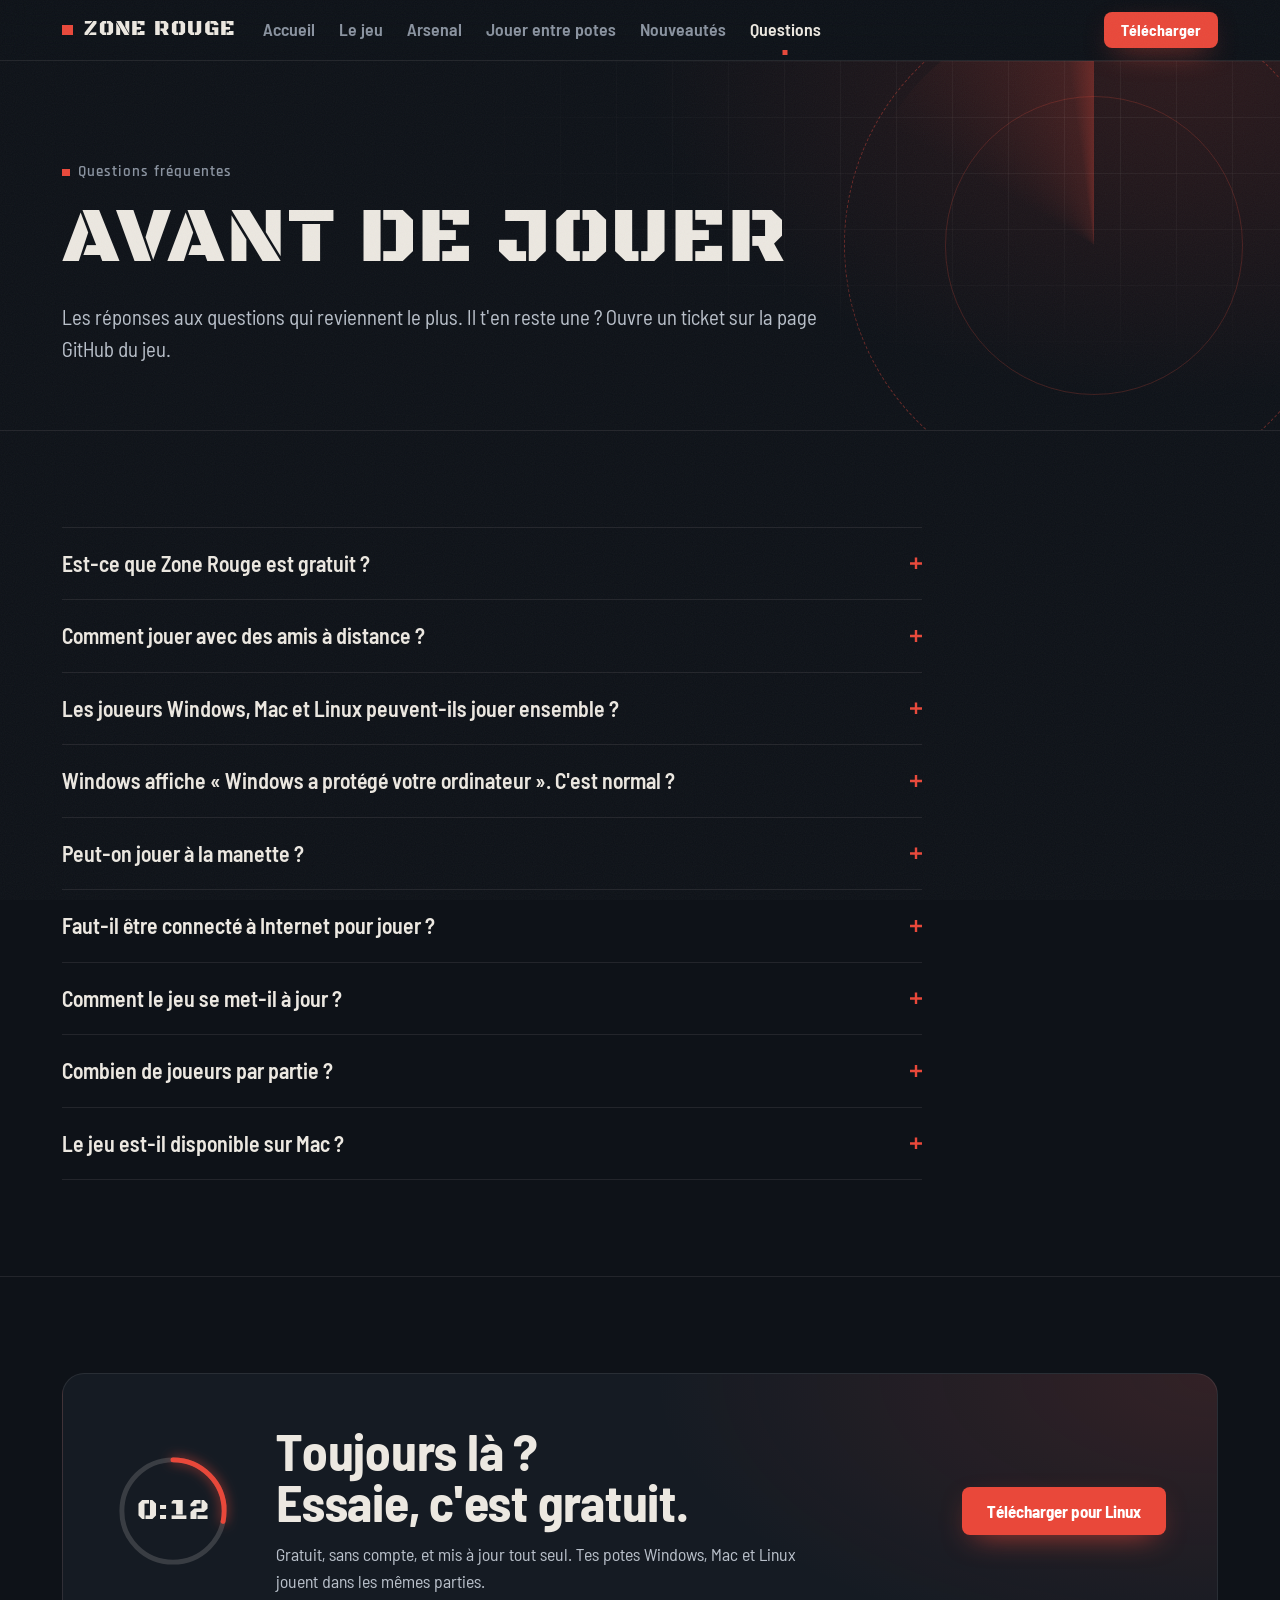
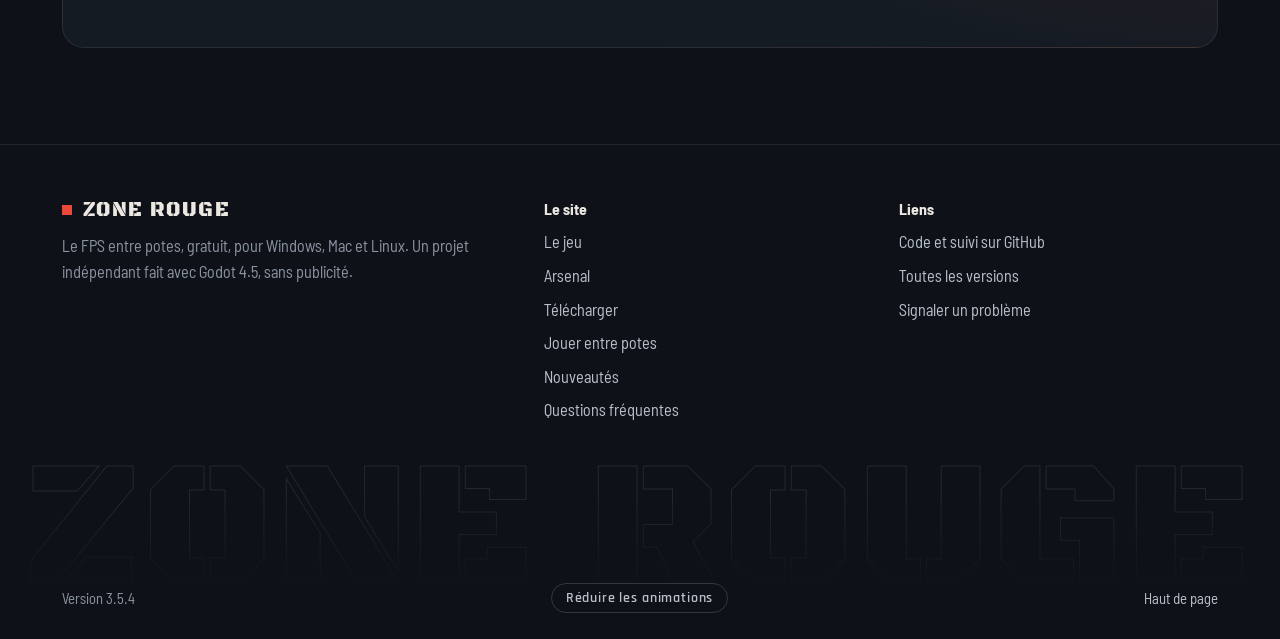
<file: faq.html>
<!doctype html>
<html lang="fr">
<head>
<meta charset="utf-8">
<meta name="viewport" content="width=device-width,initial-scale=1,viewport-fit=cover">
<title>Questions fréquentes sur Zone Rouge</title>
<meta name="description" content="Zone Rouge est-il gratuit ? Comment jouer avec des amis à distance, entre Windows, Mac et Linux, à la manette ? Les réponses aux questions les plus fréquentes.">
<meta name="theme-color" content="#0E1218">
<link rel="canonical" href="https://zonerouge.online/faq.html">
<link rel="icon" href="favicon.svg" type="image/svg+xml">
<link rel="icon" href="favicon-48.png" sizes="48x48" type="image/png">
<link rel="apple-touch-icon" href="apple-touch-icon.png">
<meta property="og:type" content="website">
<meta property="og:site_name" content="Zone Rouge">
<meta property="og:locale" content="fr_FR">
<meta property="og:url" content="https://zonerouge.online/faq.html">
<meta property="og:title" content="Questions fréquentes sur Zone Rouge">
<meta property="og:description" content="Zone Rouge est-il gratuit ? Comment jouer avec des amis à distance, entre Windows, Mac et Linux, à la manette ? Les réponses aux questions les plus fréquentes.">
<meta property="og:image" content="https://zonerouge.online/og.jpg">
<meta property="og:image:width" content="1200">
<meta property="og:image:height" content="630">
<meta property="og:image:alt" content="Zone Rouge, le FPS entre potes">
<meta name="twitter:card" content="summary_large_image">
<meta name="twitter:title" content="Questions fréquentes sur Zone Rouge">
<meta name="twitter:description" content="Zone Rouge est-il gratuit ? Comment jouer avec des amis à distance, entre Windows, Mac et Linux, à la manette ? Les réponses aux questions les plus fréquentes.">
<meta name="twitter:image" content="https://zonerouge.online/og.jpg">
<script type="application/ld+json">{"@context": "https://schema.org", "@type": "FAQPage", "mainEntity": [{"@type": "Question", "name": "Est-ce que Zone Rouge est gratuit ?", "acceptedAnswer": {"@type": "Answer", "text": "Oui, le jeu est entièrement gratuit, sans compte et sans publicité. Le passe de combat de 100 paliers est gratuit aussi, avec un skin secret au palier 100."}}, {"@type": "Question", "name": "Comment jouer avec des amis à distance ?", "acceptedAnswer": {"@type": "Answer", "text": "Sur le même réseau (même box ou même Wi-Fi), la partie apparaît toute seule dans la liste. Par Internet, le plus simple est un VPN de jeu gratuit (Radmin VPN, ZeroTier ou Tailscale) : tout le monde rejoint le même réseau virtuel. Sinon, l'hôte ouvre les ports UDP 7777 et 7778 sur sa box. Le détail est sur la page Jouer entre potes."}}, {"@type": "Question", "name": "Les joueurs Windows, Mac et Linux peuvent-ils jouer ensemble ?", "acceptedAnswer": {"@type": "Answer", "text": "Oui, ils jouent dans les mêmes parties. Il faut simplement que tout le monde ait la même version du jeu : au lancement, Zone Rouge vérifie la dernière version et se met à jour tout seul."}}, {"@type": "Question", "name": "Windows affiche « Windows a protégé votre ordinateur ». C'est normal ?", "acceptedAnswer": {"@type": "Answer", "text": "Oui, le jeu n'est pas signé numériquement, ce qui déclenche cet avertissement pour tout logiciel peu répandu. Clique sur « Informations complémentaires », puis sur « Exécuter quand même »."}}, {"@type": "Question", "name": "Peut-on jouer à la manette ?", "acceptedAnswer": {"@type": "Answer", "text": "Oui, le jeu se joue entièrement à la manette (Xbox, PlayStation et compatibles), menus compris."}}, {"@type": "Question", "name": "Faut-il être connecté à Internet pour jouer ?", "acceptedAnswer": {"@type": "Answer", "text": "Non. L'entraînement se joue hors ligne contre des bots, sur la carte et le mode de ton choix. Internet ou un réseau local ne servent que pour jouer avec d'autres personnes."}}, {"@type": "Question", "name": "Comment le jeu se met-il à jour ?", "acceptedAnswer": {"@type": "Answer", "text": "À chaque lancement, il vérifie la dernière version publiée sur GitHub. S'il en existe une plus récente, il la télécharge, vérifie sa taille et son empreinte, l'installe et redémarre tout seul. Ton profil (argent, skins, statistiques) est conservé."}}, {"@type": "Question", "name": "Combien de joueurs par partie ?", "acceptedAnswer": {"@type": "Answer", "text": "Jusqu'à 12 joueurs, humains ou bots, selon le mode et la carte choisis par l'hôte."}}, {"@type": "Question", "name": "Le jeu est-il disponible sur Mac ?", "acceptedAnswer": {"@type": "Answer", "text": "Oui, depuis la version 3.5.2 : macOS 11 ou plus récent, sur Mac avec puce Apple ou Mac Intel. Ouvre le zip et glisse « Zone Rouge » dans Applications. Le jeu n'est pas signé par Apple : au premier lancement, ouvre Réglages Système, Confidentialité et sécurité, puis clique sur « Ouvrir quand même ». Accepte ensuite le réseau local et le micro."}}]}</script>
<link rel="preload" href="fonts/stencil.woff2" as="font" type="font/woff2" crossorigin>
<link rel="preload" href="fonts/barlow-400.woff2" as="font" type="font/woff2" crossorigin>
<link rel="preload" href="fonts/barlow-700.woff2" as="font" type="font/woff2" crossorigin>
<script>document.documentElement.classList.add("js");try{if(localStorage.getItem("zr-calme")==="1")document.documentElement.classList.add("calme")}catch(e){}setTimeout(function(){if(!window.__zr)document.documentElement.classList.remove("js")},4000)</script>
<link rel="stylesheet" href="site.fdae9dfb.css">
<script src="site.f120038f.js" defer></script>
</head>
<body id="haut">
<a class="skip" href="#contenu">Aller au contenu</a>
<header>
  <div class="wrap">
    <a class="logo" href="index.html"><span class="carre"></span>ZONE ROUGE</a>
    <nav id="menu" aria-label="Pages du site"><a href="index.html">Accueil</a><a href="le-jeu.html">Le jeu</a><a href="arsenal.html">Arsenal</a><a href="reseau.html">Jouer entre potes</a><a href="nouveautes.html">Nouveautés</a><a href="faq.html" aria-current="page">Questions</a></nav>
    <a class="btn prim" href="telecharger.html">Télécharger</a>
    <button class="burger" id="burger" type="button" aria-label="Menu" aria-expanded="false" aria-controls="menu"><i></i></button>
  </div>
  <div class="prog" aria-hidden="true"><i></i></div>
</header>
<main id="contenu">
<div class="ph">
  <div class="zone-s" aria-hidden="true"></div>
  <div class="wrap">
    <div class="eti"><span class="carre"></span>Questions fréquentes</div>
    <h1>Avant de jouer</h1>
    <p>Les réponses aux questions qui reviennent le plus. Il t'en reste une ? Ouvre un ticket sur la page GitHub du jeu.</p>
    
  </div>
</div>
<section>
  <div class="wrap">
    <div class="faq">
      <details id="gratuit"><summary>Est-ce que Zone Rouge est gratuit ?</summary><div class="rep"><p>Oui, le jeu est entièrement gratuit, sans compte et sans publicité. Le passe de combat de 100 paliers est gratuit aussi, avec un skin secret au palier 100.</p></div></details>
      <details id="distance"><summary>Comment jouer avec des amis à distance ?</summary><div class="rep"><p>Sur le même réseau (même box ou même Wi-Fi), la partie apparaît toute seule dans la liste. Par Internet, le plus simple est un VPN de jeu gratuit (Radmin VPN, ZeroTier ou Tailscale) : tout le monde rejoint le même réseau virtuel. Sinon, l'hôte ouvre les ports UDP 7777 et 7778 sur sa box. Le détail est sur la page <a href="reseau.html">Jouer entre potes</a>.</p></div></details>
      <details id="multiplateforme"><summary>Les joueurs Windows, Mac et Linux peuvent-ils jouer ensemble ?</summary><div class="rep"><p>Oui, ils jouent dans les mêmes parties. Il faut simplement que tout le monde ait la même version du jeu : au lancement, Zone Rouge vérifie la dernière version et se met à jour tout seul.</p></div></details>
      <details id="windows"><summary>Windows affiche « Windows a protégé votre ordinateur ». C'est normal ?</summary><div class="rep"><p>Oui, le jeu n'est pas signé numériquement, ce qui déclenche cet avertissement pour tout logiciel peu répandu. Clique sur « Informations complémentaires », puis sur « Exécuter quand même ».</p></div></details>
      <details id="manette"><summary>Peut-on jouer à la manette ?</summary><div class="rep"><p>Oui, le jeu se joue entièrement à la manette (Xbox, PlayStation et compatibles), menus compris.</p></div></details>
      <details id="hors-ligne"><summary>Faut-il être connecté à Internet pour jouer ?</summary><div class="rep"><p>Non. L'entraînement se joue hors ligne contre des bots, sur la carte et le mode de ton choix. Internet ou un réseau local ne servent que pour jouer avec d'autres personnes.</p></div></details>
      <details id="maj"><summary>Comment le jeu se met-il à jour ?</summary><div class="rep"><p>À chaque lancement, il vérifie la dernière version publiée sur GitHub. S'il en existe une plus récente, il la télécharge, vérifie sa taille et son empreinte, l'installe et redémarre tout seul. Ton profil (argent, skins, statistiques) est conservé.</p></div></details>
      <details id="joueurs"><summary>Combien de joueurs par partie ?</summary><div class="rep"><p>Jusqu'à 12 joueurs, humains ou bots, selon le mode et la carte choisis par l'hôte.</p></div></details>
      <details id="mac"><summary>Le jeu est-il disponible sur Mac ?</summary><div class="rep"><p>Oui, depuis la version 3.5.2 : macOS 11 ou plus récent, sur Mac avec puce Apple ou Mac Intel. Ouvre le zip et glisse « Zone Rouge » dans Applications. Le jeu n'est pas signé par Apple : au premier lancement, ouvre Réglages Système, Confidentialité et sécurité, puis clique sur « Ouvrir quand même ». Accepte ensuite le réseau local et le micro.</p></div></details>
    </div>
  </div>
</section>
<section class="cta-section">
  <div class="wrap">
    <div class="cta" data-io>
      <div class="bombe" data-bombe aria-hidden="true"><svg viewBox="0 0 120 120"><circle class="t0" cx="60" cy="60" r="52"/><circle class="t1" cx="60" cy="60" r="52"/></svg><div class="num">0:40</div></div>
      <div><h2 class="m"><span>Toujours là ? Essaie, c'est gratuit.</span></h2><p>Gratuit, sans compte, et mis à jour tout seul. Tes potes Windows, Mac et Linux jouent dans les mêmes parties.</p></div>
      <div class="actions"><a class="btn prim" href="telecharger.html" data-adapt><span class="t">Télécharger gratuitement</span> <span class="fl">Windows · Mac · Linux</span></a></div>
    </div>
  </div>
</section>
</main>
<footer>
  <div class="wrap cols">
    <div>
      <div class="marque"><span class="carre"></span>ZONE ROUGE</div>
      <p>Le FPS entre potes, gratuit, pour Windows, Mac et Linux. Un projet indépendant fait avec Godot 4.5, sans publicité.</p>
    </div>
    <div>
      <h4>Le site</h4>
      <ul>
        <li><a href="le-jeu.html">Le jeu</a></li>
        <li><a href="arsenal.html">Arsenal</a></li>
        <li><a href="telecharger.html">Télécharger</a></li>
        <li><a href="reseau.html">Jouer entre potes</a></li>
        <li><a href="nouveautes.html">Nouveautés</a></li>
        <li><a href="faq.html">Questions fréquentes</a></li>
      </ul>
    </div>
    <div>
      <h4>Liens</h4>
      <ul>
        <li><a href="https://github.com/Titan-CyberTech/Zone_Rouge">Code et suivi sur GitHub</a></li>
        <li><a href="https://github.com/Titan-CyberTech/Zone_Rouge/releases">Toutes les versions</a></li>
        <li><a href="https://github.com/Titan-CyberTech/Zone_Rouge/issues">Signaler un problème</a></li>
      </ul>
    </div>
  </div>
  <div class="mot" aria-hidden="true" style="--em:6.811">ZONE ROUGE</div>
  <div class="wrap petit"><span>Version <span data-ver>3.5.4</span></span><button class="calme-b" type="button" data-calme aria-pressed="false">Réduire les animations</button><a href="#haut">Haut de page</a></div>
</footer>
</body>
</html>
</file>
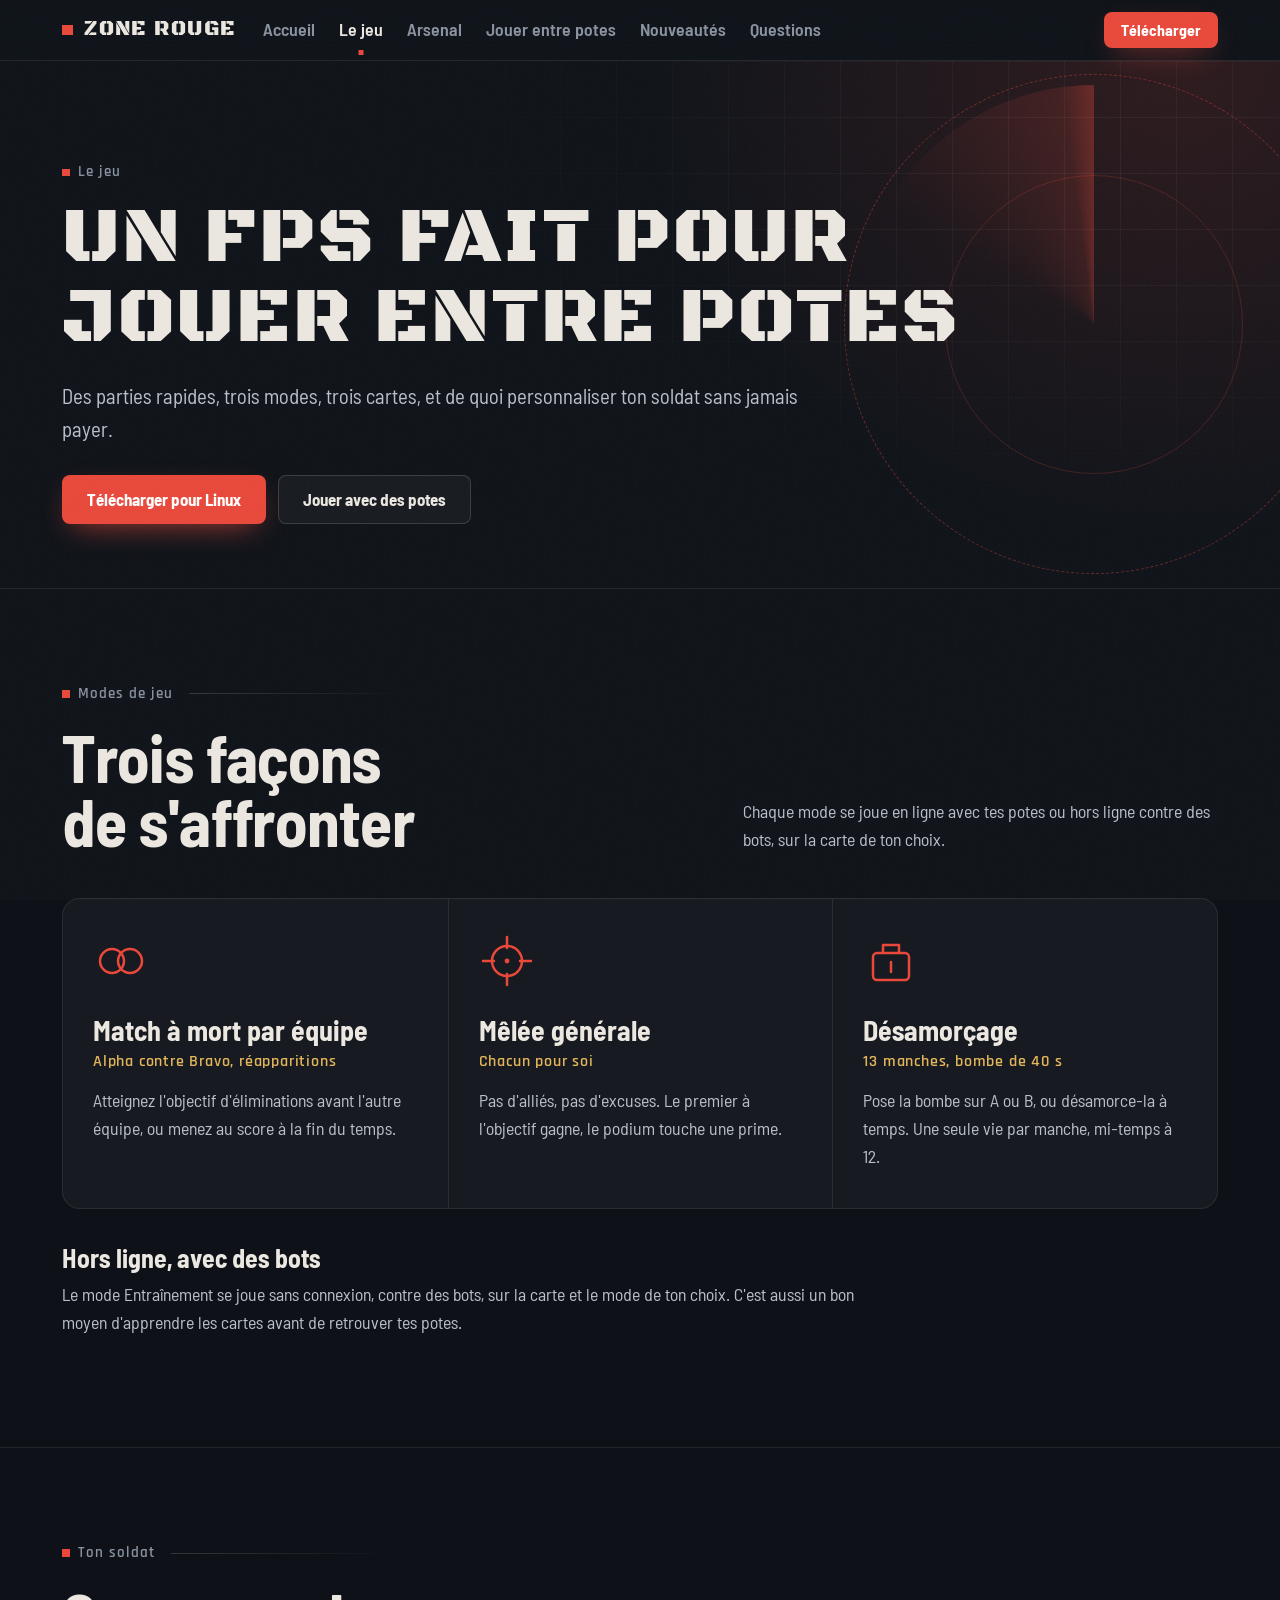
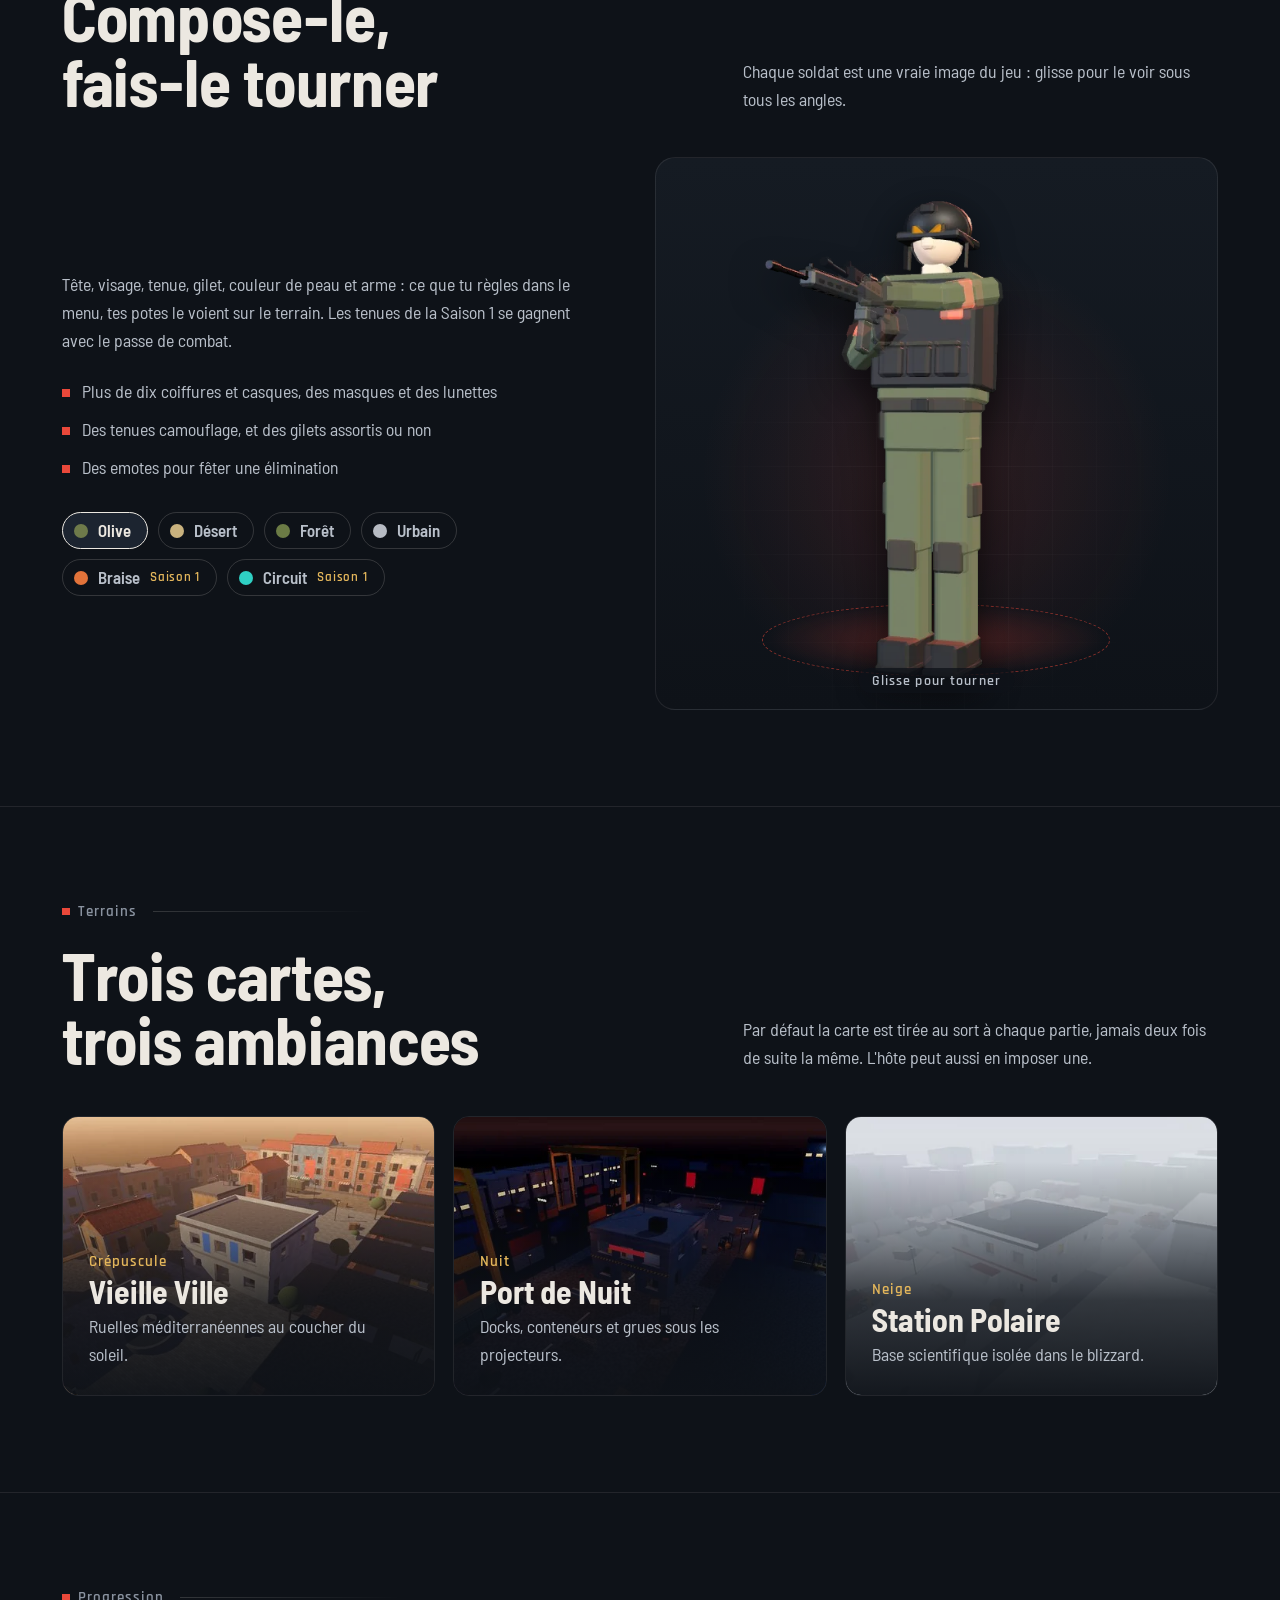
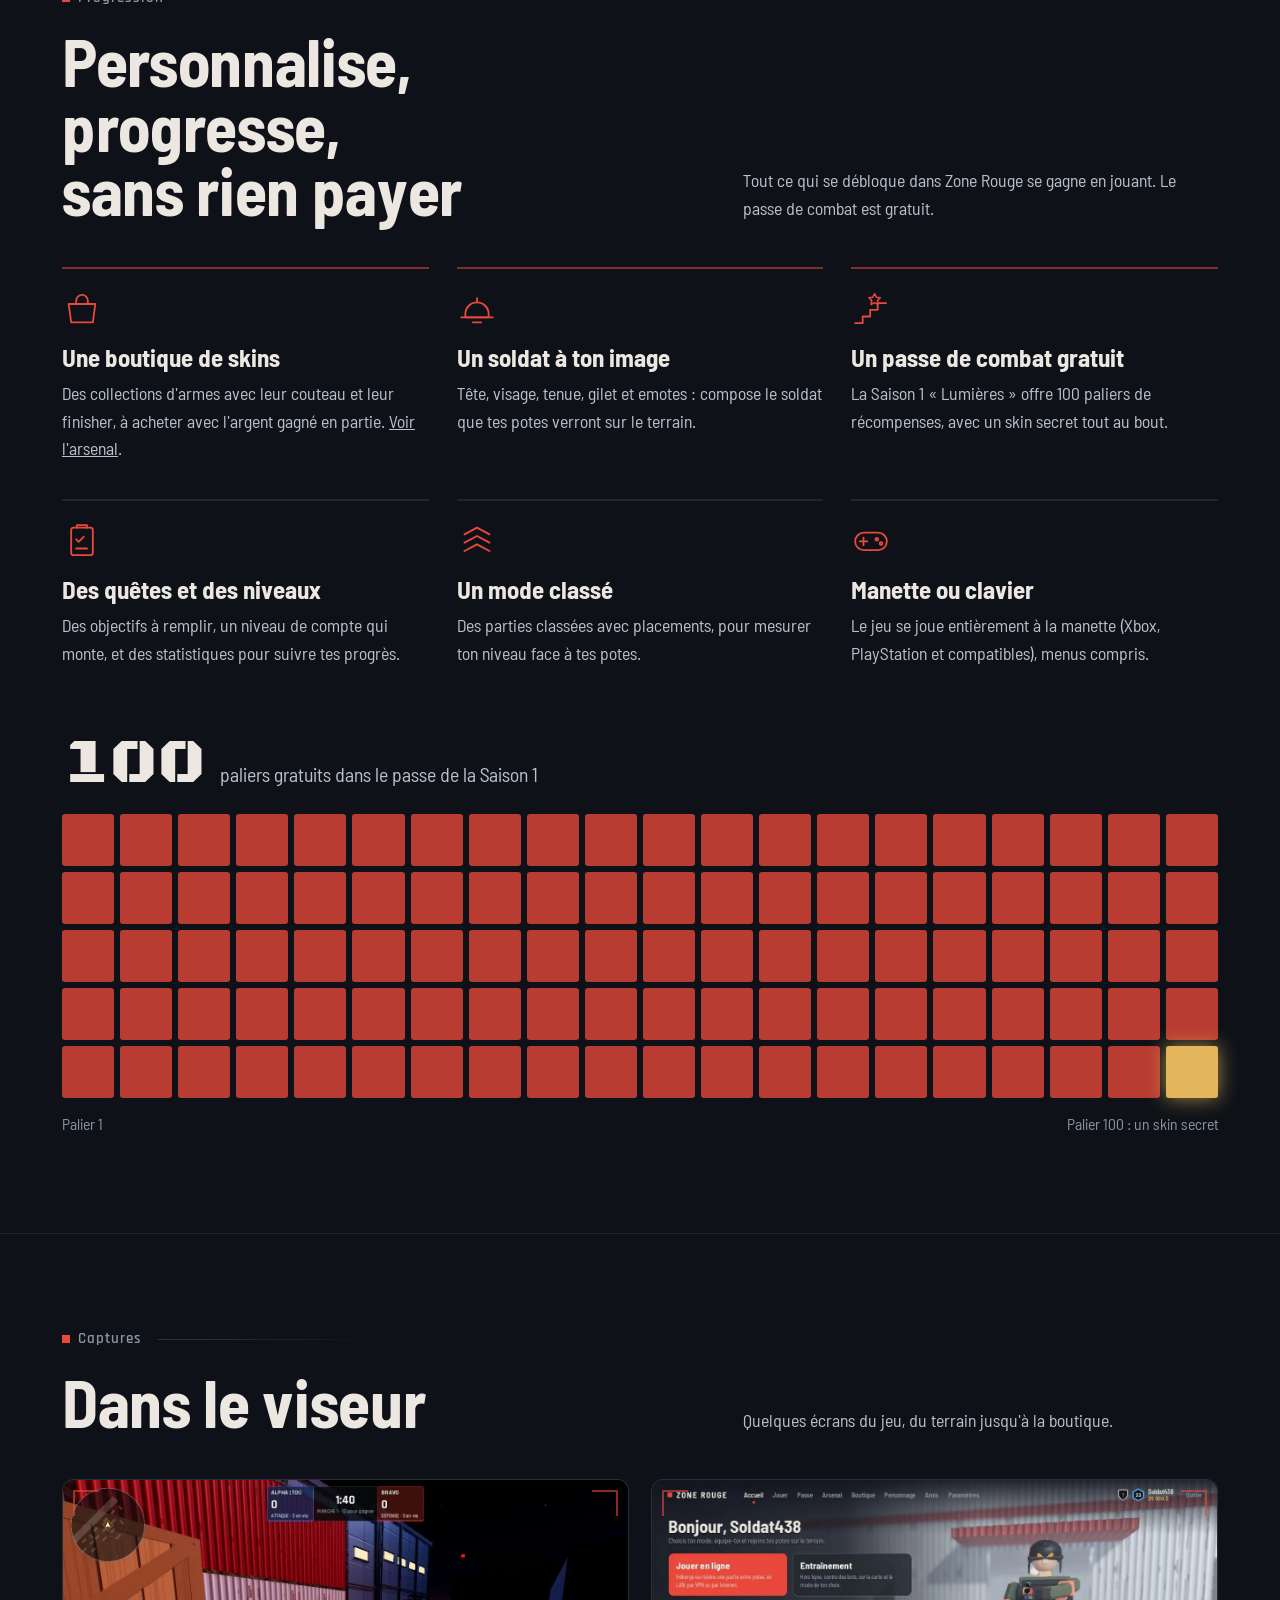
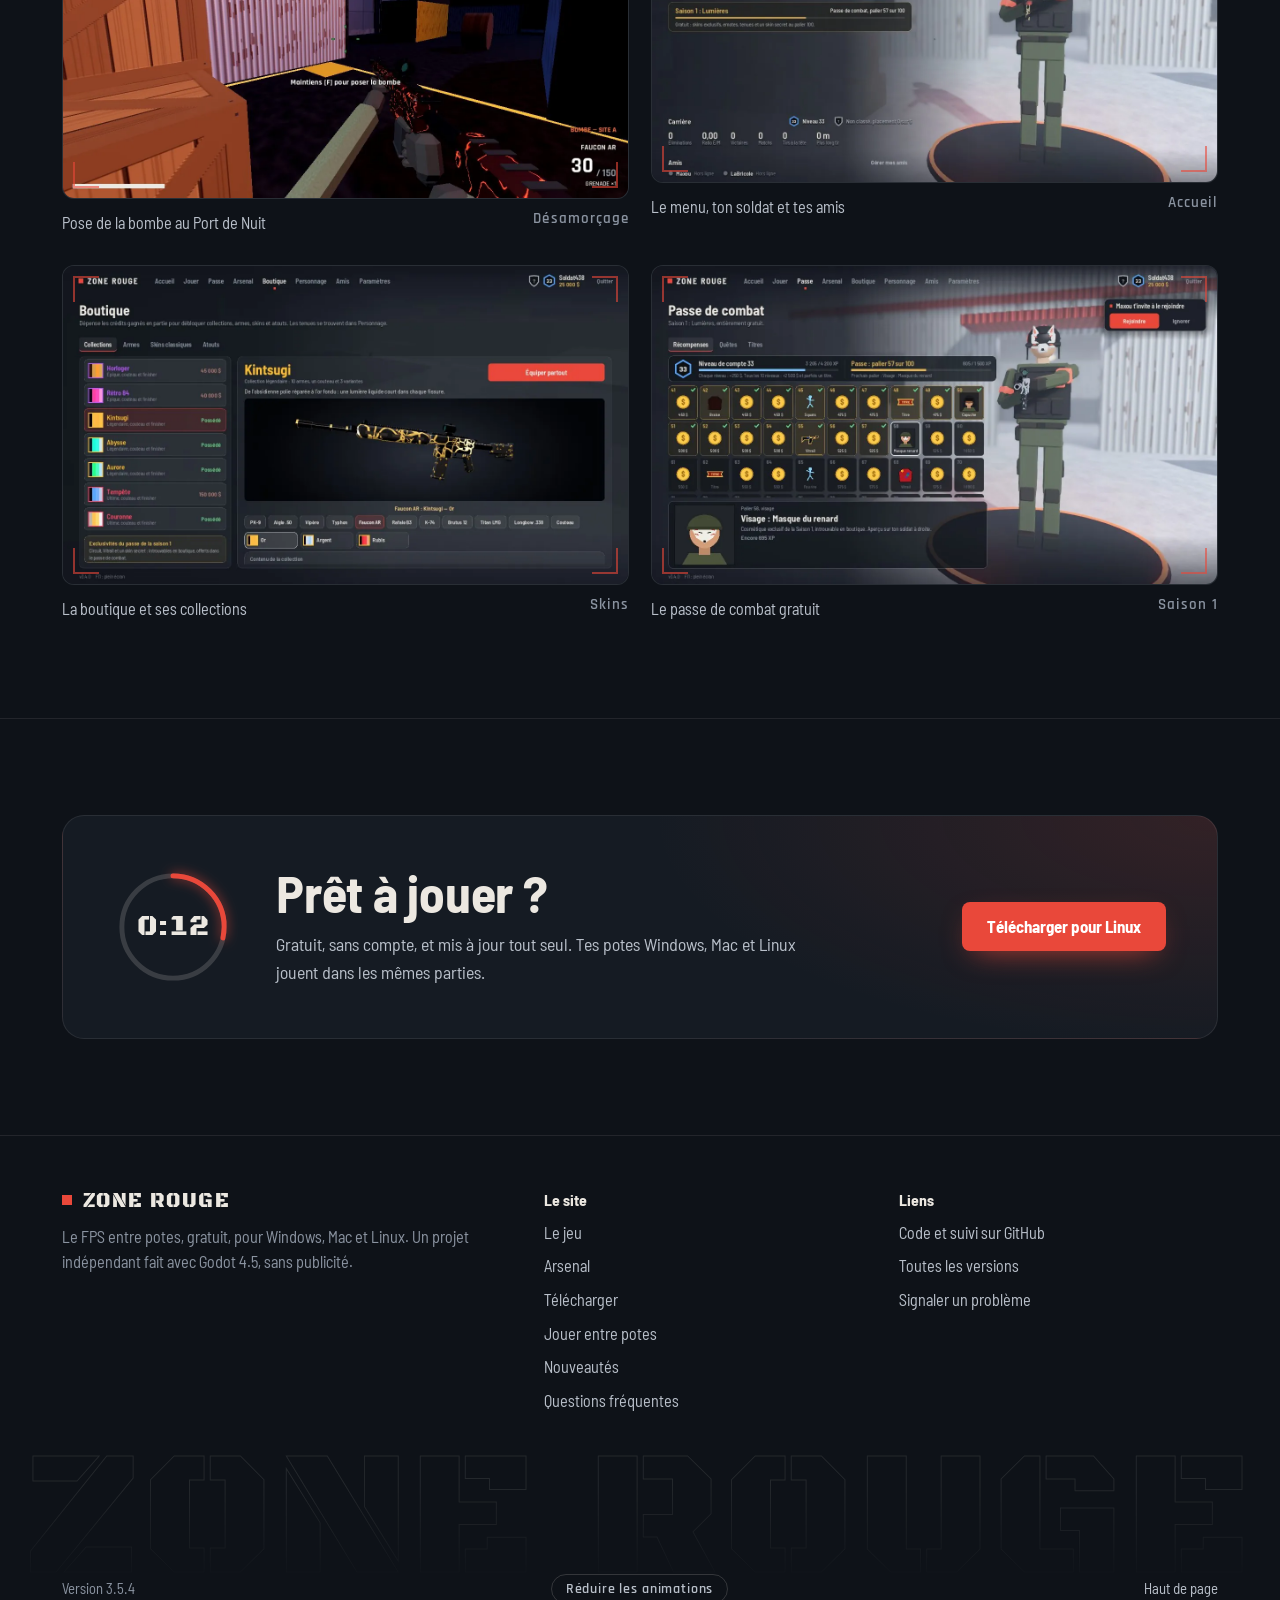
<file: le-jeu.html>
<!doctype html>
<html lang="fr">
<head>
<meta charset="utf-8">
<meta name="viewport" content="width=device-width,initial-scale=1,viewport-fit=cover">
<title>Le jeu : modes, cartes et progression | Zone Rouge</title>
<meta name="description" content="Découvre Zone Rouge : match à mort par équipe, mêlée générale, désamorçage, trois cartes, skins et passe de combat gratuit de 100 paliers.">
<meta name="theme-color" content="#0E1218">
<link rel="canonical" href="https://zonerouge.online/le-jeu.html">
<link rel="icon" href="favicon.svg" type="image/svg+xml">
<link rel="icon" href="favicon-48.png" sizes="48x48" type="image/png">
<link rel="apple-touch-icon" href="apple-touch-icon.png">
<meta property="og:type" content="website">
<meta property="og:site_name" content="Zone Rouge">
<meta property="og:locale" content="fr_FR">
<meta property="og:url" content="https://zonerouge.online/le-jeu.html">
<meta property="og:title" content="Le jeu : modes, cartes et progression | Zone Rouge">
<meta property="og:description" content="Découvre Zone Rouge : match à mort par équipe, mêlée générale, désamorçage, trois cartes, skins et passe de combat gratuit de 100 paliers.">
<meta property="og:image" content="https://zonerouge.online/og.jpg">
<meta property="og:image:width" content="1200">
<meta property="og:image:height" content="630">
<meta property="og:image:alt" content="Zone Rouge, le FPS entre potes">
<meta name="twitter:card" content="summary_large_image">
<meta name="twitter:title" content="Le jeu : modes, cartes et progression | Zone Rouge">
<meta name="twitter:description" content="Découvre Zone Rouge : match à mort par équipe, mêlée générale, désamorçage, trois cartes, skins et passe de combat gratuit de 100 paliers.">
<meta name="twitter:image" content="https://zonerouge.online/og.jpg">
<link rel="preload" href="fonts/stencil.woff2" as="font" type="font/woff2" crossorigin>
<link rel="preload" href="fonts/barlow-400.woff2" as="font" type="font/woff2" crossorigin>
<link rel="preload" href="fonts/barlow-700.woff2" as="font" type="font/woff2" crossorigin>
<script>document.documentElement.classList.add("js");try{if(localStorage.getItem("zr-calme")==="1")document.documentElement.classList.add("calme")}catch(e){}setTimeout(function(){if(!window.__zr)document.documentElement.classList.remove("js")},4000)</script>
<link rel="stylesheet" href="site.fdae9dfb.css">
<script src="site.f120038f.js" defer></script>
</head>
<body id="haut">
<a class="skip" href="#contenu">Aller au contenu</a>
<header>
  <div class="wrap">
    <a class="logo" href="index.html"><span class="carre"></span>ZONE ROUGE</a>
    <nav id="menu" aria-label="Pages du site"><a href="index.html">Accueil</a><a href="le-jeu.html" aria-current="page">Le jeu</a><a href="arsenal.html">Arsenal</a><a href="reseau.html">Jouer entre potes</a><a href="nouveautes.html">Nouveautés</a><a href="faq.html">Questions</a></nav>
    <a class="btn prim" href="telecharger.html">Télécharger</a>
    <button class="burger" id="burger" type="button" aria-label="Menu" aria-expanded="false" aria-controls="menu"><i></i></button>
  </div>
  <div class="prog" aria-hidden="true"><i></i></div>
</header>
<main id="contenu">
<div class="ph">
  <div class="zone-s" aria-hidden="true"></div>
  <div class="wrap">
    <div class="eti"><span class="carre"></span>Le jeu</div>
    <h1>Un FPS fait pour jouer entre potes</h1>
    <p>Des parties rapides, trois modes, trois cartes, et de quoi personnaliser ton soldat sans jamais payer.</p>
    <div class="actions"><a class="btn prim" href="telecharger.html" data-adapt><span class="t">Télécharger gratuitement</span> <span class="fl">Windows · Mac · Linux</span></a><a class="btn" href="reseau.html">Jouer avec des potes</a></div>
  </div>
</div>
<section id="modes">
  <div class="wrap">
    <div class="tete" data-io>
      <div class="eti"><span class="carre"></span>Modes de jeu</div>
      <h2 class="m"><span>Trois façons de s'affronter</span></h2>
      <p class="intro">Chaque mode se joue en ligne avec tes potes ou hors ligne contre des bots, sur la carte de ton choix.</p>
    </div>
    <div class="modes"><article class="mode spot" data-r style="--d:0"><svg class="ico" viewBox="0 0 56 56" aria-hidden="true"><circle class="d a1" pathLength="1" cx="19" cy="28" r="12"/><circle class="d a2" style="--d:1" pathLength="1" cx="37" cy="28" r="12"/></svg><h3>Match à mort par équipe</h3><div class="regle">Alpha contre Bravo, réapparitions</div><p>Atteignez l'objectif d'éliminations avant l'autre équipe, ou menez au score à la fin du temps.</p></article><article class="mode spot" data-r style="--d:1"><svg class="ico" viewBox="0 0 56 56" aria-hidden="true"><circle class="d" pathLength="1" cx="28" cy="28" r="15"/><g class="rot"><path class="d" style="--d:1" pathLength="1" d="M28 4v11"/><path class="d" style="--d:2" pathLength="1" d="M28 41v11"/><path class="d" style="--d:3" pathLength="1" d="M4 28h11"/><path class="d" style="--d:4" pathLength="1" d="M41 28h11"/></g><circle class="dot" cx="28" cy="28" r="2.4"/></svg><h3>Mêlée générale</h3><div class="regle">Chacun pour soi</div><p>Pas d'alliés, pas d'excuses. Le premier à l'objectif gagne, le podium touche une prime.</p></article><article class="mode spot" data-r style="--d:2"><svg class="ico" viewBox="0 0 56 56" aria-hidden="true"><g class="bomb"><rect class="d" pathLength="1" x="10" y="20" width="36" height="27" rx="4"/><path class="d" style="--d:1" pathLength="1" d="M20 20v-8h16v8"/><path class="d" style="--d:2" pathLength="1" d="M28 29v10"/></g></svg><h3>Désamorçage</h3><div class="regle">13 manches, bombe de 40 s</div><p>Pose la bombe sur A ou B, ou désamorce-la à temps. Une seule vie par manche, mi-temps à 12.</p></article></div>
    <div class="prose" style="margin-top:34px">
      <h3>Hors ligne, avec des bots</h3>
      <p>Le mode Entraînement se joue sans connexion, contre des bots, sur la carte et le mode de ton choix. C'est aussi un bon moyen d'apprendre les cartes avant de retrouver tes potes.</p>
    </div>
  </div>
</section>
<section id="soldat">
  <div class="wrap">
    <div class="tete" data-io>
      <div class="eti"><span class="carre"></span>Ton soldat</div>
      <h2 class="m"><span>Compose-le, fais-le tourner</span></h2>
      <p class="intro">Chaque soldat est une vraie image du jeu : glisse pour le voir sous tous les angles.</p>
    </div>
    <div class="soldat">
      <div data-r>
        <p class="intro" style="margin-bottom:22px">Tête, visage, tenue, gilet, couleur de peau et arme : ce que tu règles dans le menu, tes potes le voient sur le terrain. Les tenues de la Saison 1 se gagnent avec le passe de combat.</p>
        <ul class="liste-p">
          <li>Plus de dix coiffures et casques, des masques et des lunettes</li>
          <li>Des tenues camouflage, et des gilets assortis ou non</li>
          <li>Des emotes pour fêter une élimination</li>
        </ul>
        <ul class="tenues" aria-label="Choisir une tenue"><li><button class="tenue" type="button" data-look="olive" data-alt="Soldat en tenue olive, vu en 3D" aria-pressed="true"><i style="--c:#6E7A4A"></i>Olive</button></li><li><button class="tenue" type="button" data-look="desert" data-alt="Soldat en tenue désert, vu en 3D" aria-pressed="false"><i style="--c:#C9B27E"></i>Désert</button></li><li><button class="tenue" type="button" data-look="foret" data-alt="Soldat en tenue forêt, vu en 3D" aria-pressed="false"><i style="--c:#6B7B45"></i>Forêt</button></li><li><button class="tenue" type="button" data-look="urbain" data-alt="Soldat en tenue urbain, vu en 3D" aria-pressed="false"><i style="--c:#B7BBC3"></i>Urbain</button></li><li><button class="tenue" type="button" data-look="braise" data-alt="Soldat en tenue braise, vu en 3D" aria-pressed="false"><i style="--c:#E2733A"></i>Braise <small>Saison 1</small></button></li><li><button class="tenue" type="button" data-look="circuit" data-alt="Soldat en tenue circuit, vu en 3D" aria-pressed="false"><i style="--c:#2FD0C4"></i>Circuit <small>Saison 1</small></button></li></ul>
      </div>
      <div class="vue3d" data-r data-look="olive" data-n="32" style="--ar:1.0485" tabindex="0" role="group" aria-label="Soldat en 3D : glisse, ou utilise les flèches gauche et droite, pour le faire tourner">
        <div class="sol"></div>
        <div class="frames"><img class="v" src="img/soldats/olive-00.webp" width="648" height="618" alt="Soldat en tenue olive, vu en 3D" decoding="async"></div>
        <div class="astuce" aria-hidden="true">Glisse pour tourner</div>
      </div>
    </div>
  </div>
</section>
<section id="cartes">
  <div class="wrap">
    <div class="tete" data-io>
      <div class="eti"><span class="carre"></span>Terrains</div>
      <h2 class="m"><span>Trois cartes, trois ambiances</span></h2>
      <p class="intro">Par défaut la carte est tirée au sort à chaque partie, jamais deux fois de suite la même. L'hôte peut aussi en imposer une.</p>
    </div>
    <div class="cartes"><div class="carte" data-r style="--d:0"><img src="img/carte_ville.webp" alt="" width="640" height="360" loading="lazy" decoding="async"><span class="eti">Crépuscule</span><h3>Vieille Ville</h3><p>Ruelles méditerranéennes au coucher du soleil.</p></div><div class="carte" data-r style="--d:1"><img src="img/carte_port.webp" alt="" width="640" height="360" loading="lazy" decoding="async"><span class="eti">Nuit</span><h3>Port de Nuit</h3><p>Docks, conteneurs et grues sous les projecteurs.</p></div><div class="carte" data-r style="--d:2"><img src="img/carte_arctique.webp" alt="" width="640" height="360" loading="lazy" decoding="async"><span class="eti">Neige</span><h3>Station Polaire</h3><p>Base scientifique isolée dans le blizzard.</p></div></div>
  </div>
</section>
<section id="progression">
  <div class="wrap">
    <div class="tete" data-io>
      <div class="eti"><span class="carre"></span>Progression</div>
      <h2 class="m"><span>Personnalise, progresse, sans rien payer</span></h2>
      <p class="intro">Tout ce qui se débloque dans Zone Rouge se gagne en jouant. Le passe de combat est gratuit.</p>
    </div>
    <div class="feat">
      <div data-r><svg viewBox="0 0 48 48" aria-hidden="true"><path d="M8 18h32l-3 22H11z"/><path d="M17 18v-4a7 7 0 0 1 14 0v4"/></svg><h3>Une boutique de skins</h3><p>Des collections d'armes avec leur couteau et leur finisher, à acheter avec l'argent gagné en partie. <a href="arsenal.html">Voir l'arsenal</a>.</p></div>
      <div data-r style="--d:1"><svg viewBox="0 0 48 48" aria-hidden="true"><path d="M10 30a14 14 0 0 1 28 0v4H10z"/><path d="M5 34h38"/><path d="M24 16v-5"/><path d="M19 40h10"/></svg><h3>Un soldat à ton image</h3><p>Tête, visage, tenue, gilet et emotes : compose le soldat que tes potes verront sur le terrain.</p></div>
      <div data-r style="--d:2"><svg viewBox="0 0 48 48" aria-hidden="true"><path d="M5 41h9v-8h9v-8h9v-8h10"/><path d="M38 9l2.5 5 5.5.8-4 3.9.9 5.5L38 21.5l-4.9 2.7.9-5.5-4-3.9 5.5-.8z" transform="translate(-4 -2) scale(.85)"/></svg><h3>Un passe de combat gratuit</h3><p>La Saison 1 « Lumières » offre 100 paliers de récompenses, avec un skin secret tout au bout.</p></div>
      <div data-r><svg viewBox="0 0 48 48" aria-hidden="true"><rect x="11" y="8" width="26" height="33" rx="3"/><path d="M18 8V5h12v3"/><path d="M17 22l3 3 6-6M17 33h13"/></svg><h3>Des quêtes et des niveaux</h3><p>Des objectifs à remplir, un niveau de compte qui monte, et des statistiques pour suivre tes progrès.</p></div>
      <div data-r style="--d:1"><svg viewBox="0 0 48 48" aria-hidden="true"><path d="M9 16l15-8 15 8M9 26l15-8 15 8M9 36l15-8 15 8"/></svg><h3>Un mode classé</h3><p>Des parties classées avec placements, pour mesurer ton niveau face à tes potes.</p></div>
      <div data-r style="--d:2"><svg viewBox="0 0 48 48" aria-hidden="true"><rect x="5" y="14" width="38" height="21" rx="10.5"/><path d="M15 20v9M10.5 24.5h9"/><circle cx="31" cy="22" r="1.6"/><circle cx="36" cy="27" r="1.6"/></svg><h3>Manette ou clavier</h3><p>Le jeu se joue entièrement à la manette (Xbox, PlayStation et compatibles), menus compris.</p></div>
    </div>
    <div class="passe">
      <div class="paliers-t"><b data-count="100" data-dur="1700">100</b><span>paliers gratuits dans le passe de la Saison 1</span></div>
      <div class="paliers" data-io aria-hidden="true"><i style="--i:0"></i><i style="--i:1"></i><i style="--i:2"></i><i style="--i:3"></i><i style="--i:4"></i><i style="--i:5"></i><i style="--i:6"></i><i style="--i:7"></i><i style="--i:8"></i><i style="--i:9"></i><i style="--i:10"></i><i style="--i:11"></i><i style="--i:12"></i><i style="--i:13"></i><i style="--i:14"></i><i style="--i:15"></i><i style="--i:16"></i><i style="--i:17"></i><i style="--i:18"></i><i style="--i:19"></i><i style="--i:20"></i><i style="--i:21"></i><i style="--i:22"></i><i style="--i:23"></i><i style="--i:24"></i><i style="--i:25"></i><i style="--i:26"></i><i style="--i:27"></i><i style="--i:28"></i><i style="--i:29"></i><i style="--i:30"></i><i style="--i:31"></i><i style="--i:32"></i><i style="--i:33"></i><i style="--i:34"></i><i style="--i:35"></i><i style="--i:36"></i><i style="--i:37"></i><i style="--i:38"></i><i style="--i:39"></i><i style="--i:40"></i><i style="--i:41"></i><i style="--i:42"></i><i style="--i:43"></i><i style="--i:44"></i><i style="--i:45"></i><i style="--i:46"></i><i style="--i:47"></i><i style="--i:48"></i><i style="--i:49"></i><i style="--i:50"></i><i style="--i:51"></i><i style="--i:52"></i><i style="--i:53"></i><i style="--i:54"></i><i style="--i:55"></i><i style="--i:56"></i><i style="--i:57"></i><i style="--i:58"></i><i style="--i:59"></i><i style="--i:60"></i><i style="--i:61"></i><i style="--i:62"></i><i style="--i:63"></i><i style="--i:64"></i><i style="--i:65"></i><i style="--i:66"></i><i style="--i:67"></i><i style="--i:68"></i><i style="--i:69"></i><i style="--i:70"></i><i style="--i:71"></i><i style="--i:72"></i><i style="--i:73"></i><i style="--i:74"></i><i style="--i:75"></i><i style="--i:76"></i><i style="--i:77"></i><i style="--i:78"></i><i style="--i:79"></i><i style="--i:80"></i><i style="--i:81"></i><i style="--i:82"></i><i style="--i:83"></i><i style="--i:84"></i><i style="--i:85"></i><i style="--i:86"></i><i style="--i:87"></i><i style="--i:88"></i><i style="--i:89"></i><i style="--i:90"></i><i style="--i:91"></i><i style="--i:92"></i><i style="--i:93"></i><i style="--i:94"></i><i style="--i:95"></i><i style="--i:96"></i><i style="--i:97"></i><i style="--i:98"></i><i style="--i:99"></i></div>
      <div class="paliers-n"><span>Palier 1</span><span>Palier 100 : un skin secret</span></div>
    </div>
  </div>
</section>
<section id="captures">
  <div class="wrap">
    <div class="tete" data-io>
      <div class="eti"><span class="carre"></span>Captures</div>
      <h2 class="m"><span>Dans le viseur</span></h2>
      <p class="intro">Quelques écrans du jeu, du terrain jusqu'à la boutique.</p>
    </div>
    <div class="gal">
      <figure class="vis" data-r><button class="cadre" type="button" aria-label="Agrandir : Pose de la bombe au Port de Nuit"><img src="img/desamorcage.webp" alt="Pose de la bombe sur le site A au Port de Nuit" width="1280" height="720" loading="lazy" decoding="async"><i></i><i></i><i></i><i></i><span class="verrou" aria-hidden="true">Agrandir</span></button><figcaption><span>Pose de la bombe au Port de Nuit</span><span class="eti">Désamorçage</span></figcaption></figure>
      <figure class="vis" data-r><button class="cadre" type="button" aria-label="Agrandir : Le menu, ton soldat et tes amis"><img src="img/menu.webp" alt="Menu principal avec le soldat personnalisé" width="1280" height="684" loading="lazy" decoding="async"><i></i><i></i><i></i><i></i><span class="verrou" aria-hidden="true">Agrandir</span></button><figcaption><span>Le menu, ton soldat et tes amis</span><span class="eti">Accueil</span></figcaption></figure>
      <figure class="vis" data-r><button class="cadre" type="button" aria-label="Agrandir : La boutique et ses collections"><img src="img/boutique.webp" alt="Boutique, collection Tempête" width="1280" height="720" loading="lazy" decoding="async"><i></i><i></i><i></i><i></i><span class="verrou" aria-hidden="true">Agrandir</span></button><figcaption><span>La boutique et ses collections</span><span class="eti">Skins</span></figcaption></figure>
      <figure class="vis" data-r><button class="cadre" type="button" aria-label="Agrandir : Le passe de combat gratuit"><img src="img/passe.webp" alt="Passe de combat de la saison 1" width="1280" height="720" loading="lazy" decoding="async"><i></i><i></i><i></i><i></i><span class="verrou" aria-hidden="true">Agrandir</span></button><figcaption><span>Le passe de combat gratuit</span><span class="eti">Saison 1</span></figcaption></figure>
    </div>
  </div>
</section>
<section class="cta-section">
  <div class="wrap">
    <div class="cta" data-io>
      <div class="bombe" data-bombe aria-hidden="true"><svg viewBox="0 0 120 120"><circle class="t0" cx="60" cy="60" r="52"/><circle class="t1" cx="60" cy="60" r="52"/></svg><div class="num">0:40</div></div>
      <div><h2 class="m"><span>Prêt à jouer ?</span></h2><p>Gratuit, sans compte, et mis à jour tout seul. Tes potes Windows, Mac et Linux jouent dans les mêmes parties.</p></div>
      <div class="actions"><a class="btn prim" href="telecharger.html" data-adapt><span class="t">Télécharger gratuitement</span> <span class="fl">Windows · Mac · Linux</span></a></div>
    </div>
  </div>
</section>
</main>
<footer>
  <div class="wrap cols">
    <div>
      <div class="marque"><span class="carre"></span>ZONE ROUGE</div>
      <p>Le FPS entre potes, gratuit, pour Windows, Mac et Linux. Un projet indépendant fait avec Godot 4.5, sans publicité.</p>
    </div>
    <div>
      <h4>Le site</h4>
      <ul>
        <li><a href="le-jeu.html">Le jeu</a></li>
        <li><a href="arsenal.html">Arsenal</a></li>
        <li><a href="telecharger.html">Télécharger</a></li>
        <li><a href="reseau.html">Jouer entre potes</a></li>
        <li><a href="nouveautes.html">Nouveautés</a></li>
        <li><a href="faq.html">Questions fréquentes</a></li>
      </ul>
    </div>
    <div>
      <h4>Liens</h4>
      <ul>
        <li><a href="https://github.com/Titan-CyberTech/Zone_Rouge">Code et suivi sur GitHub</a></li>
        <li><a href="https://github.com/Titan-CyberTech/Zone_Rouge/releases">Toutes les versions</a></li>
        <li><a href="https://github.com/Titan-CyberTech/Zone_Rouge/issues">Signaler un problème</a></li>
      </ul>
    </div>
  </div>
  <div class="mot" aria-hidden="true" style="--em:6.811">ZONE ROUGE</div>
  <div class="wrap petit"><span>Version <span data-ver>3.5.4</span></span><button class="calme-b" type="button" data-calme aria-pressed="false">Réduire les animations</button><a href="#haut">Haut de page</a></div>
</footer>
<dialog class="lb" id="lb" aria-label="Capture agrandie">
  <figure><img src="[data-uri]" alt="" width="1280" height="720"><figcaption><span class="t"></span><span class="cmp"></span></figcaption></figure>
  <button class="lb-b lb-x" type="button" aria-label="Fermer">×</button>
  <button class="lb-b lb-p" type="button" aria-label="Capture précédente">‹</button>
  <button class="lb-b lb-n" type="button" aria-label="Capture suivante">›</button>
</dialog>
</body>
</html>
</file>
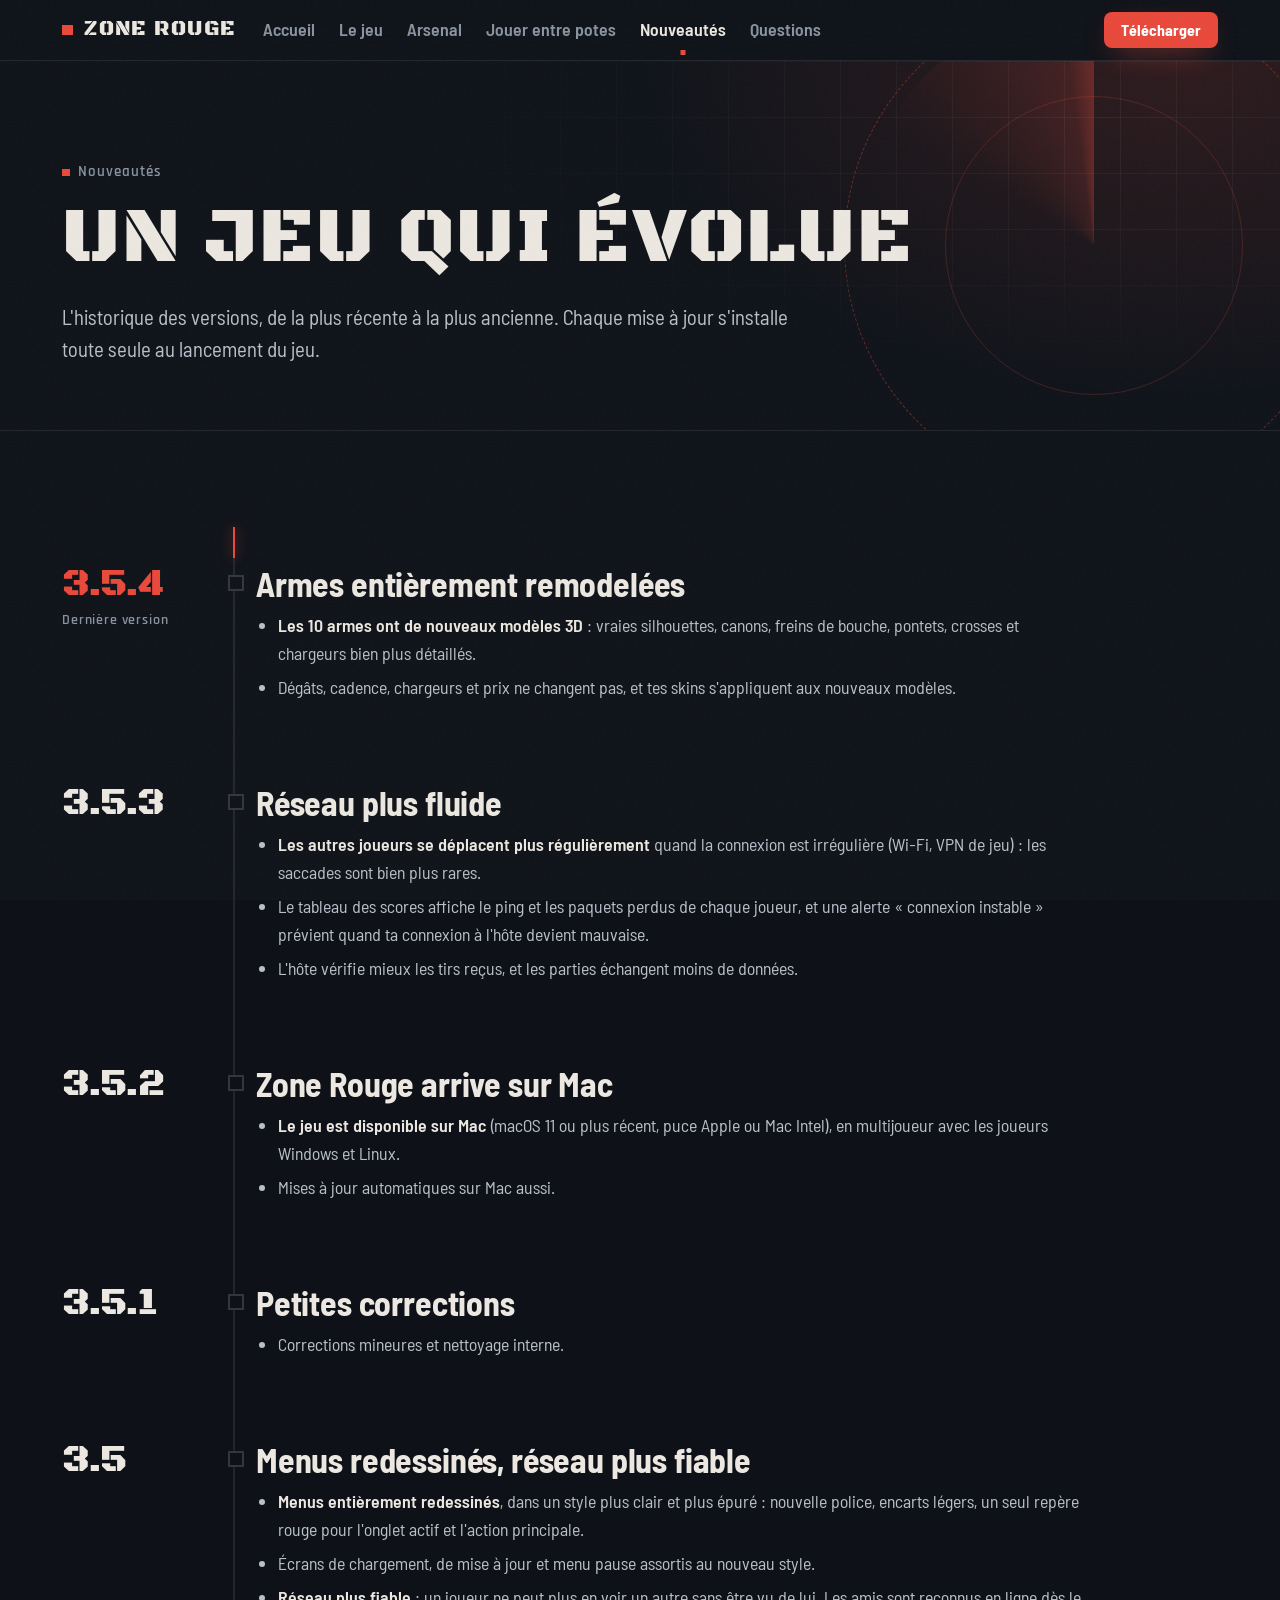
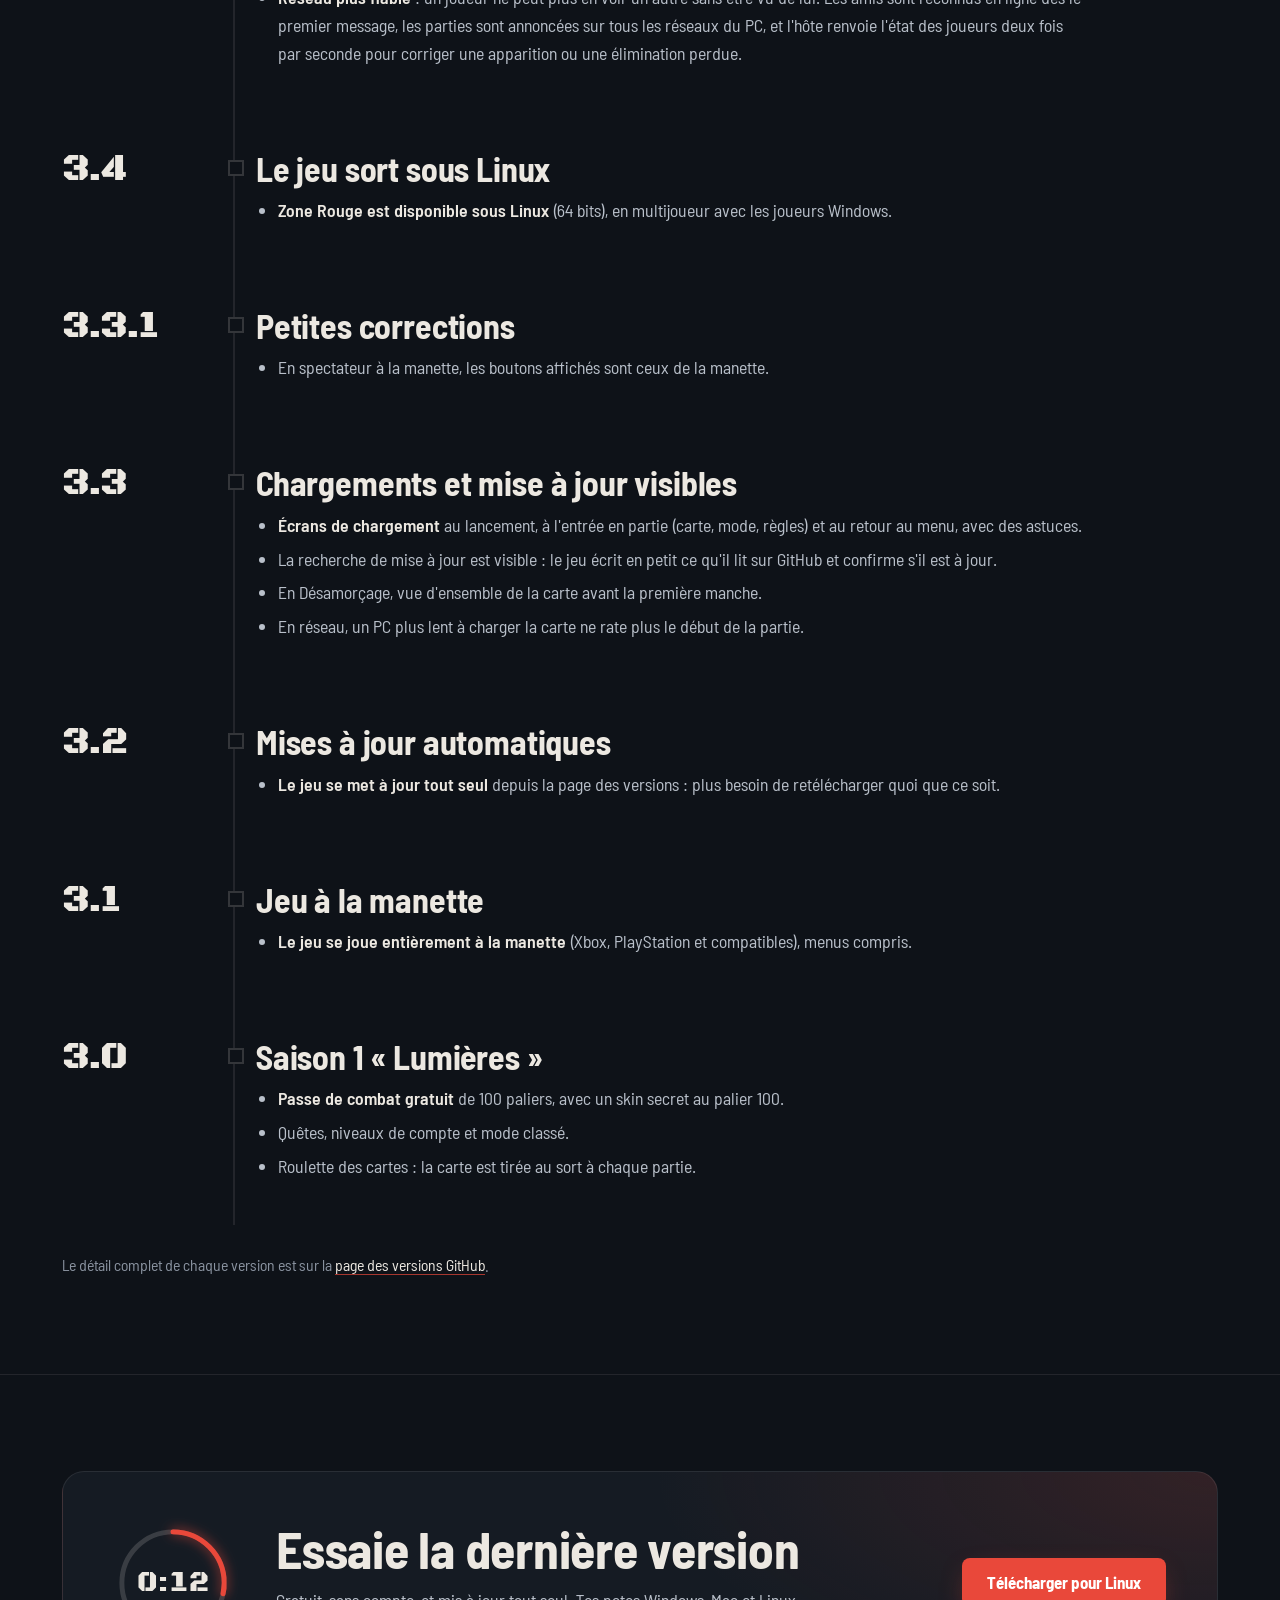
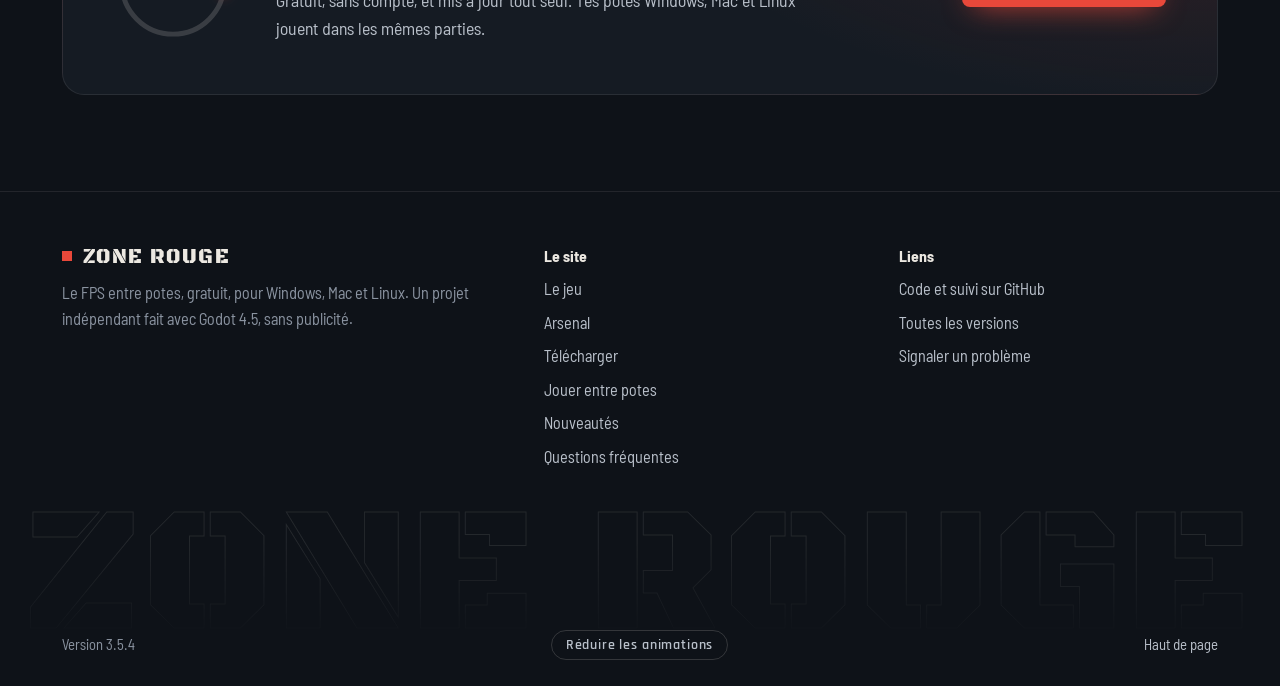
<file: nouveautes.html>
<!doctype html>
<html lang="fr">
<head>
<meta charset="utf-8">
<meta name="viewport" content="width=device-width,initial-scale=1,viewport-fit=cover">
<title>Nouveautés et historique des versions | Zone Rouge</title>
<meta name="description" content="Toutes les nouveautés de Zone Rouge, de la 3.0 (Saison 1 « Lumières ») à la 3.5.3 : réseau plus fluide, version Mac, menus redessinés, version Linux.">
<meta name="theme-color" content="#0E1218">
<link rel="canonical" href="https://zonerouge.online/nouveautes.html">
<link rel="icon" href="favicon.svg" type="image/svg+xml">
<link rel="icon" href="favicon-48.png" sizes="48x48" type="image/png">
<link rel="apple-touch-icon" href="apple-touch-icon.png">
<meta property="og:type" content="website">
<meta property="og:site_name" content="Zone Rouge">
<meta property="og:locale" content="fr_FR">
<meta property="og:url" content="https://zonerouge.online/nouveautes.html">
<meta property="og:title" content="Nouveautés et historique des versions | Zone Rouge">
<meta property="og:description" content="Toutes les nouveautés de Zone Rouge, de la 3.0 (Saison 1 « Lumières ») à la 3.5.3 : réseau plus fluide, version Mac, menus redessinés, version Linux.">
<meta property="og:image" content="https://zonerouge.online/og.jpg">
<meta property="og:image:width" content="1200">
<meta property="og:image:height" content="630">
<meta property="og:image:alt" content="Zone Rouge, le FPS entre potes">
<meta name="twitter:card" content="summary_large_image">
<meta name="twitter:title" content="Nouveautés et historique des versions | Zone Rouge">
<meta name="twitter:description" content="Toutes les nouveautés de Zone Rouge, de la 3.0 (Saison 1 « Lumières ») à la 3.5.3 : réseau plus fluide, version Mac, menus redessinés, version Linux.">
<meta name="twitter:image" content="https://zonerouge.online/og.jpg">
<link rel="preload" href="fonts/stencil.woff2" as="font" type="font/woff2" crossorigin>
<link rel="preload" href="fonts/barlow-400.woff2" as="font" type="font/woff2" crossorigin>
<link rel="preload" href="fonts/barlow-700.woff2" as="font" type="font/woff2" crossorigin>
<script>document.documentElement.classList.add("js");try{if(localStorage.getItem("zr-calme")==="1")document.documentElement.classList.add("calme")}catch(e){}setTimeout(function(){if(!window.__zr)document.documentElement.classList.remove("js")},4000)</script>
<link rel="stylesheet" href="site.fdae9dfb.css">
<script src="site.f120038f.js" defer></script>
</head>
<body id="haut">
<a class="skip" href="#contenu">Aller au contenu</a>
<header>
  <div class="wrap">
    <a class="logo" href="index.html"><span class="carre"></span>ZONE ROUGE</a>
    <nav id="menu" aria-label="Pages du site"><a href="index.html">Accueil</a><a href="le-jeu.html">Le jeu</a><a href="arsenal.html">Arsenal</a><a href="reseau.html">Jouer entre potes</a><a href="nouveautes.html" aria-current="page">Nouveautés</a><a href="faq.html">Questions</a></nav>
    <a class="btn prim" href="telecharger.html">Télécharger</a>
    <button class="burger" id="burger" type="button" aria-label="Menu" aria-expanded="false" aria-controls="menu"><i></i></button>
  </div>
  <div class="prog" aria-hidden="true"><i></i></div>
</header>
<main id="contenu">
<div class="ph">
  <div class="zone-s" aria-hidden="true"></div>
  <div class="wrap">
    <div class="eti"><span class="carre"></span>Nouveautés</div>
    <h1>Un jeu qui évolue</h1>
    <p>L'historique des versions, de la plus récente à la plus ancienne. Chaque mise à jour s'installe toute seule au lancement du jeu.</p>
    
  </div>
</div>
<section>
  <div class="wrap">
    <div class="versions">
      <article><div class="v">3.5.4<small>Dernière version</small></div><div><h2>Armes entièrement remodelées</h2><ul><li><strong>Les 10 armes ont de nouveaux modèles 3D</strong> : vraies silhouettes, canons, freins de bouche, pontets, crosses et chargeurs bien plus détaillés.</li><li>Dégâts, cadence, chargeurs et prix ne changent pas, et tes skins s'appliquent aux nouveaux modèles.</li></ul></div></article>
      <article><div class="v">3.5.3</div><div><h2>Réseau plus fluide</h2><ul><li><strong>Les autres joueurs se déplacent plus régulièrement</strong> quand la connexion est irrégulière (Wi-Fi, VPN de jeu) : les saccades sont bien plus rares.</li><li>Le tableau des scores affiche le ping et les paquets perdus de chaque joueur, et une alerte « connexion instable » prévient quand ta connexion à l'hôte devient mauvaise.</li><li>L'hôte vérifie mieux les tirs reçus, et les parties échangent moins de données.</li></ul></div></article>
      <article><div class="v">3.5.2</div><div><h2>Zone Rouge arrive sur Mac</h2><ul><li><strong>Le jeu est disponible sur Mac</strong> (macOS 11 ou plus récent, puce Apple ou Mac Intel), en multijoueur avec les joueurs Windows et Linux.</li><li>Mises à jour automatiques sur Mac aussi.</li></ul></div></article>
      <article><div class="v">3.5.1</div><div><h2>Petites corrections</h2><ul><li>Corrections mineures et nettoyage interne.</li></ul></div></article>
      <article><div class="v">3.5</div><div><h2>Menus redessinés, réseau plus fiable</h2><ul><li><strong>Menus entièrement redessinés</strong>, dans un style plus clair et plus épuré : nouvelle police, encarts légers, un seul repère rouge pour l'onglet actif et l'action principale.</li><li>Écrans de chargement, de mise à jour et menu pause assortis au nouveau style.</li><li><strong>Réseau plus fiable</strong> : un joueur ne peut plus en voir un autre sans être vu de lui. Les amis sont reconnus en ligne dès le premier message, les parties sont annoncées sur tous les réseaux du PC, et l'hôte renvoie l'état des joueurs deux fois par seconde pour corriger une apparition ou une élimination perdue.</li></ul></div></article>
      <article><div class="v">3.4</div><div><h2>Le jeu sort sous Linux</h2><ul><li><strong>Zone Rouge est disponible sous Linux</strong> (64 bits), en multijoueur avec les joueurs Windows.</li></ul></div></article>
      <article><div class="v">3.3.1</div><div><h2>Petites corrections</h2><ul><li>En spectateur à la manette, les boutons affichés sont ceux de la manette.</li></ul></div></article>
      <article><div class="v">3.3</div><div><h2>Chargements et mise à jour visibles</h2><ul><li><strong>Écrans de chargement</strong> au lancement, à l'entrée en partie (carte, mode, règles) et au retour au menu, avec des astuces.</li><li>La recherche de mise à jour est visible : le jeu écrit en petit ce qu'il lit sur GitHub et confirme s'il est à jour.</li><li>En Désamorçage, vue d'ensemble de la carte avant la première manche.</li><li>En réseau, un PC plus lent à charger la carte ne rate plus le début de la partie.</li></ul></div></article>
      <article><div class="v">3.2</div><div><h2>Mises à jour automatiques</h2><ul><li><strong>Le jeu se met à jour tout seul</strong> depuis la page des versions : plus besoin de retélécharger quoi que ce soit.</li></ul></div></article>
      <article><div class="v">3.1</div><div><h2>Jeu à la manette</h2><ul><li><strong>Le jeu se joue entièrement à la manette</strong> (Xbox, PlayStation et compatibles), menus compris.</li></ul></div></article>
      <article><div class="v">3.0</div><div><h2>Saison 1 « Lumières »</h2><ul><li><strong>Passe de combat gratuit</strong> de 100 paliers, avec un skin secret au palier 100.</li><li>Quêtes, niveaux de compte et mode classé.</li><li>Roulette des cartes : la carte est tirée au sort à chaque partie.</li></ul></div></article>
    </div>
    <p class="note">Le détail complet de chaque version est sur la <a href="https://github.com/Titan-CyberTech/Zone_Rouge/releases">page des versions GitHub</a>.</p>
  </div>
</section>
<section class="cta-section">
  <div class="wrap">
    <div class="cta" data-io>
      <div class="bombe" data-bombe aria-hidden="true"><svg viewBox="0 0 120 120"><circle class="t0" cx="60" cy="60" r="52"/><circle class="t1" cx="60" cy="60" r="52"/></svg><div class="num">0:40</div></div>
      <div><h2 class="m"><span>Essaie la dernière version</span></h2><p>Gratuit, sans compte, et mis à jour tout seul. Tes potes Windows, Mac et Linux jouent dans les mêmes parties.</p></div>
      <div class="actions"><a class="btn prim" href="telecharger.html" data-adapt><span class="t">Télécharger gratuitement</span> <span class="fl">Windows · Mac · Linux</span></a></div>
    </div>
  </div>
</section>
</main>
<footer>
  <div class="wrap cols">
    <div>
      <div class="marque"><span class="carre"></span>ZONE ROUGE</div>
      <p>Le FPS entre potes, gratuit, pour Windows, Mac et Linux. Un projet indépendant fait avec Godot 4.5, sans publicité.</p>
    </div>
    <div>
      <h4>Le site</h4>
      <ul>
        <li><a href="le-jeu.html">Le jeu</a></li>
        <li><a href="arsenal.html">Arsenal</a></li>
        <li><a href="telecharger.html">Télécharger</a></li>
        <li><a href="reseau.html">Jouer entre potes</a></li>
        <li><a href="nouveautes.html">Nouveautés</a></li>
        <li><a href="faq.html">Questions fréquentes</a></li>
      </ul>
    </div>
    <div>
      <h4>Liens</h4>
      <ul>
        <li><a href="https://github.com/Titan-CyberTech/Zone_Rouge">Code et suivi sur GitHub</a></li>
        <li><a href="https://github.com/Titan-CyberTech/Zone_Rouge/releases">Toutes les versions</a></li>
        <li><a href="https://github.com/Titan-CyberTech/Zone_Rouge/issues">Signaler un problème</a></li>
      </ul>
    </div>
  </div>
  <div class="mot" aria-hidden="true" style="--em:6.811">ZONE ROUGE</div>
  <div class="wrap petit"><span>Version <span data-ver>3.5.4</span></span><button class="calme-b" type="button" data-calme aria-pressed="false">Réduire les animations</button><a href="#haut">Haut de page</a></div>
</footer>
</body>
</html>
</file>
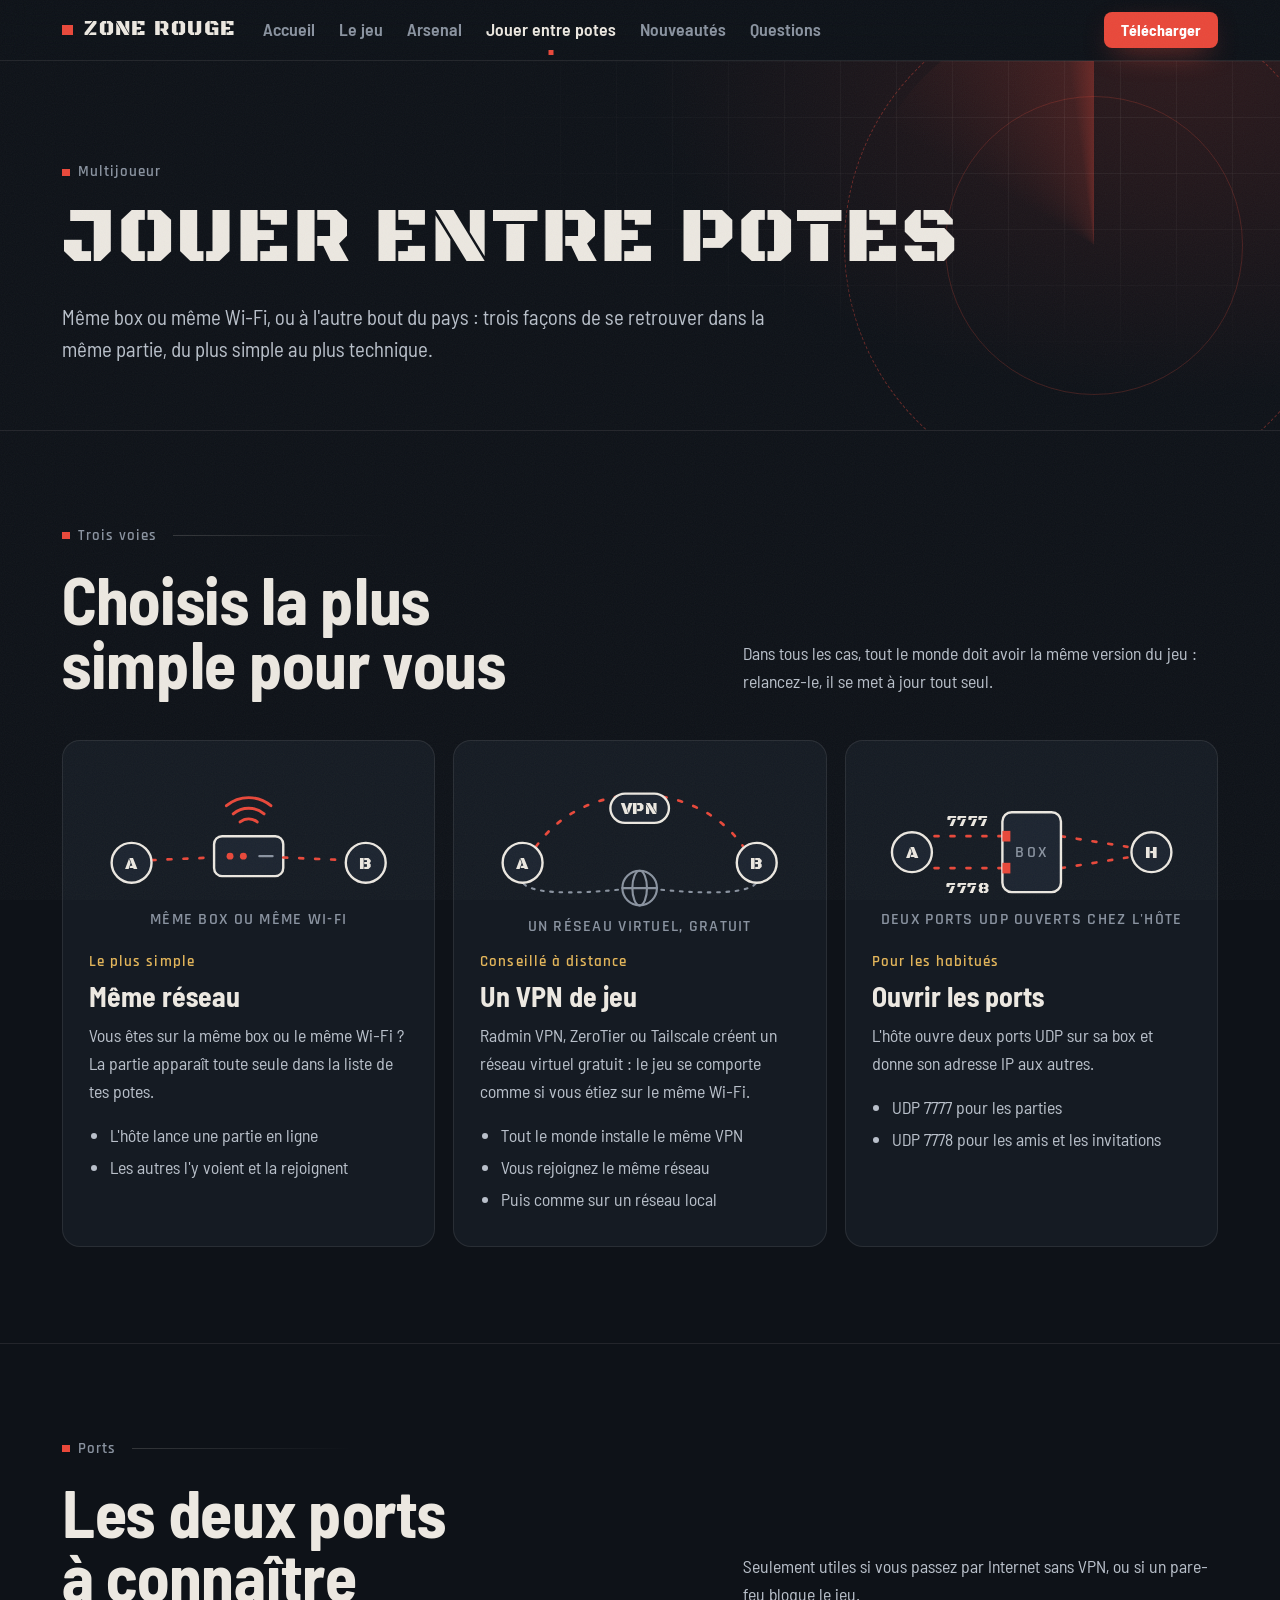
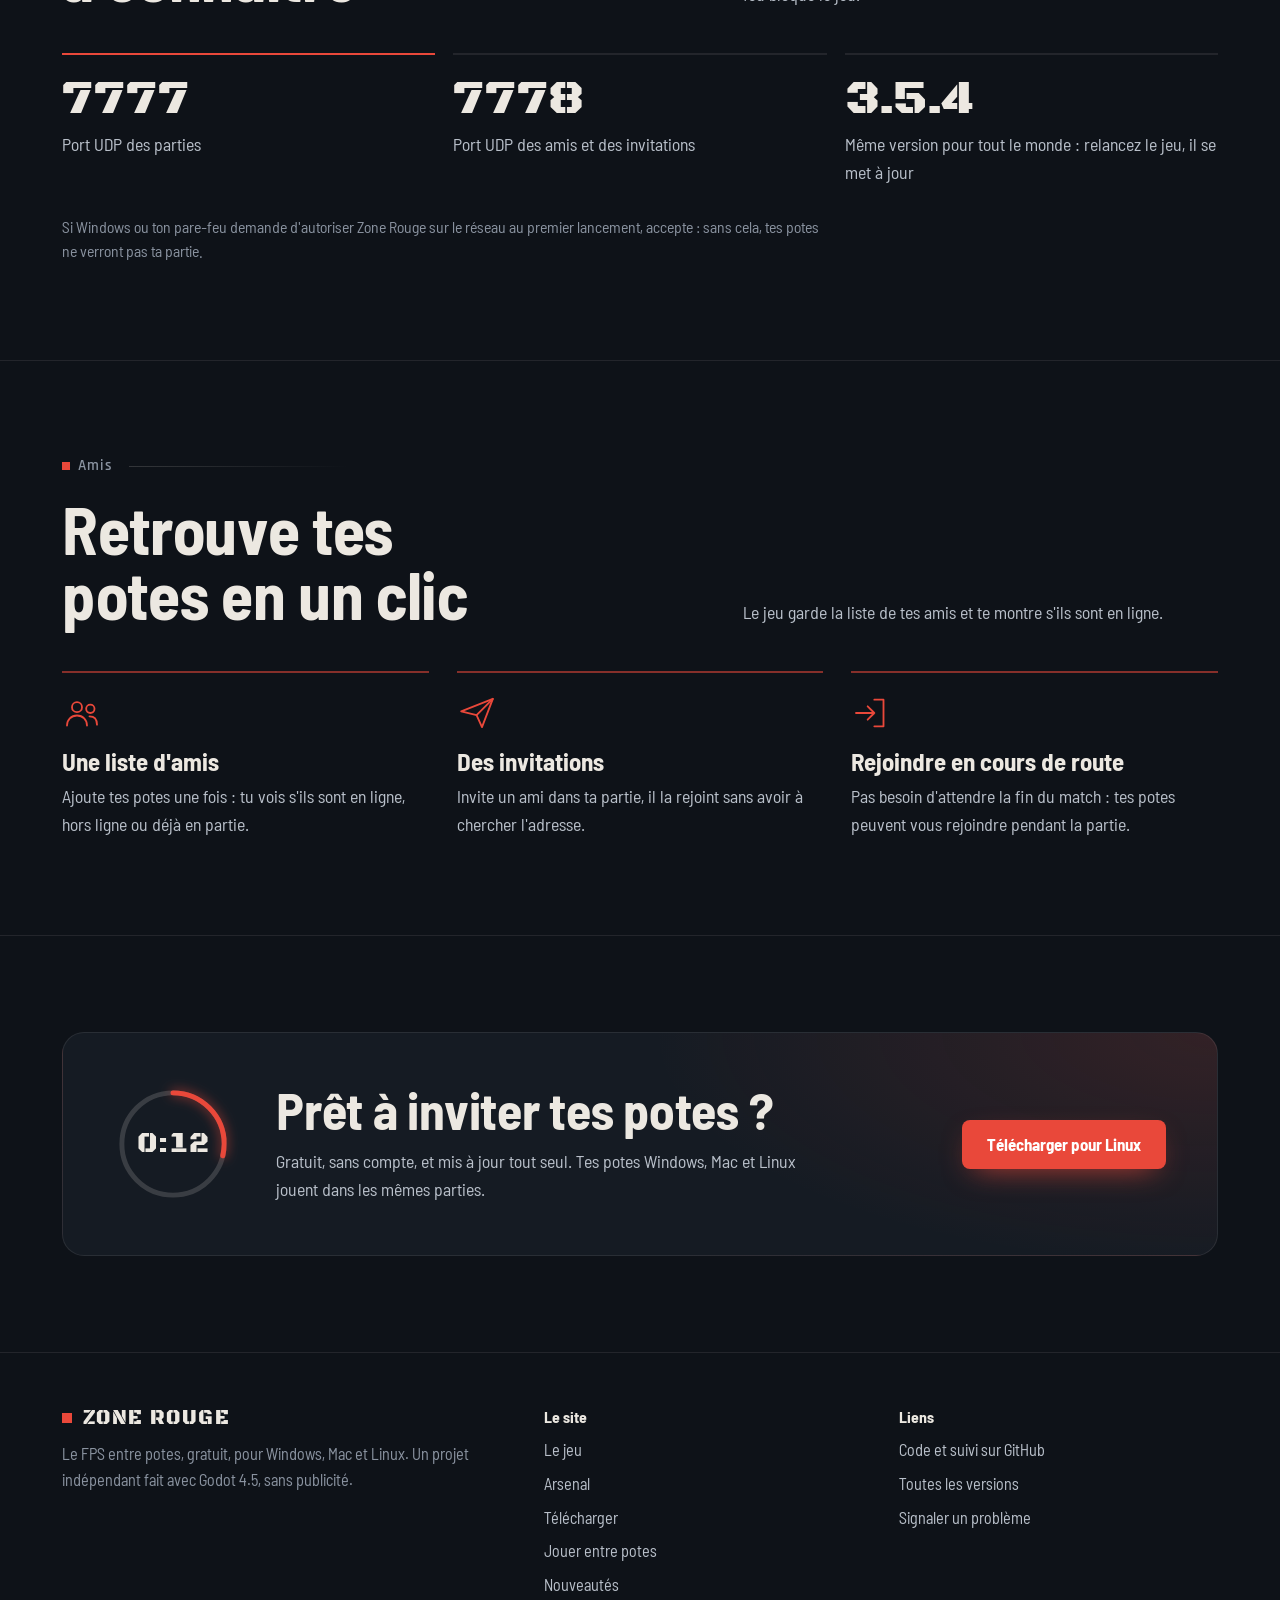
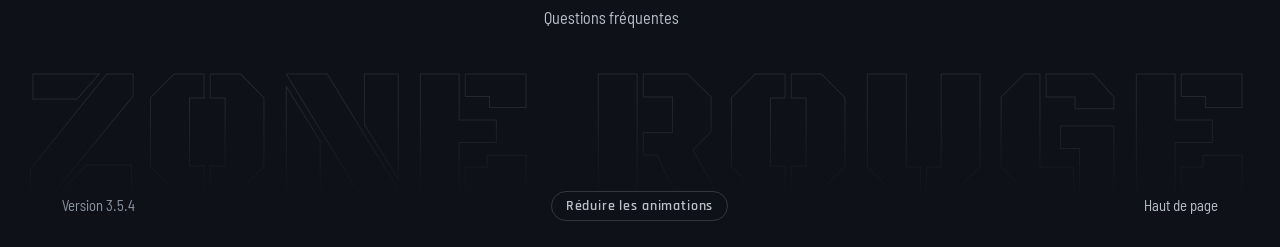
<file: reseau.html>
<!doctype html>
<html lang="fr">
<head>
<meta charset="utf-8">
<meta name="viewport" content="width=device-width,initial-scale=1,viewport-fit=cover">
<title>Jouer à Zone Rouge entre potes : réseau local, VPN ou Internet</title>
<meta name="description" content="Comment jouer à Zone Rouge avec tes amis : même Wi-Fi, VPN de jeu gratuit (Radmin VPN, ZeroTier, Tailscale) ou ports UDP 7777 et 7778 ouverts chez l'hôte.">
<meta name="theme-color" content="#0E1218">
<link rel="canonical" href="https://zonerouge.online/reseau.html">
<link rel="icon" href="favicon.svg" type="image/svg+xml">
<link rel="icon" href="favicon-48.png" sizes="48x48" type="image/png">
<link rel="apple-touch-icon" href="apple-touch-icon.png">
<meta property="og:type" content="website">
<meta property="og:site_name" content="Zone Rouge">
<meta property="og:locale" content="fr_FR">
<meta property="og:url" content="https://zonerouge.online/reseau.html">
<meta property="og:title" content="Jouer à Zone Rouge entre potes : réseau local, VPN ou Internet">
<meta property="og:description" content="Comment jouer à Zone Rouge avec tes amis : même Wi-Fi, VPN de jeu gratuit (Radmin VPN, ZeroTier, Tailscale) ou ports UDP 7777 et 7778 ouverts chez l'hôte.">
<meta property="og:image" content="https://zonerouge.online/og.jpg">
<meta property="og:image:width" content="1200">
<meta property="og:image:height" content="630">
<meta property="og:image:alt" content="Zone Rouge, le FPS entre potes">
<meta name="twitter:card" content="summary_large_image">
<meta name="twitter:title" content="Jouer à Zone Rouge entre potes : réseau local, VPN ou Internet">
<meta name="twitter:description" content="Comment jouer à Zone Rouge avec tes amis : même Wi-Fi, VPN de jeu gratuit (Radmin VPN, ZeroTier, Tailscale) ou ports UDP 7777 et 7778 ouverts chez l'hôte.">
<meta name="twitter:image" content="https://zonerouge.online/og.jpg">
<link rel="preload" href="fonts/stencil.woff2" as="font" type="font/woff2" crossorigin>
<link rel="preload" href="fonts/barlow-400.woff2" as="font" type="font/woff2" crossorigin>
<link rel="preload" href="fonts/barlow-700.woff2" as="font" type="font/woff2" crossorigin>
<script>document.documentElement.classList.add("js");try{if(localStorage.getItem("zr-calme")==="1")document.documentElement.classList.add("calme")}catch(e){}setTimeout(function(){if(!window.__zr)document.documentElement.classList.remove("js")},4000)</script>
<link rel="stylesheet" href="site.fdae9dfb.css">
<script src="site.f120038f.js" defer></script>
</head>
<body id="haut">
<a class="skip" href="#contenu">Aller au contenu</a>
<header>
  <div class="wrap">
    <a class="logo" href="index.html"><span class="carre"></span>ZONE ROUGE</a>
    <nav id="menu" aria-label="Pages du site"><a href="index.html">Accueil</a><a href="le-jeu.html">Le jeu</a><a href="arsenal.html">Arsenal</a><a href="reseau.html" aria-current="page">Jouer entre potes</a><a href="nouveautes.html">Nouveautés</a><a href="faq.html">Questions</a></nav>
    <a class="btn prim" href="telecharger.html">Télécharger</a>
    <button class="burger" id="burger" type="button" aria-label="Menu" aria-expanded="false" aria-controls="menu"><i></i></button>
  </div>
  <div class="prog" aria-hidden="true"><i></i></div>
</header>
<main id="contenu">
<div class="ph">
  <div class="zone-s" aria-hidden="true"></div>
  <div class="wrap">
    <div class="eti"><span class="carre"></span>Multijoueur</div>
    <h1>Jouer entre potes</h1>
    <p>Même box ou même Wi-Fi, ou à l'autre bout du pays : trois façons de se retrouver dans la même partie, du plus simple au plus technique.</p>
    
  </div>
</div>
<section id="voies">
  <div class="wrap">
    <div class="tete" data-io>
      <div class="eti"><span class="carre"></span>Trois voies</div>
      <h2 class="m"><span>Choisis la plus simple pour vous</span></h2>
      <p class="intro">Dans tous les cas, tout le monde doit avoir la même version du jeu : relancez-le, il se met à jour tout seul.</p>
    </div>
    <div class="voies">
      <div class="voie" data-r><svg class="schema" viewBox="0 0 240 128" role="img" aria-label="Deux joueurs reliés à la même box ou au même Wi-Fi"><path class="wifi" d="M113.6 41.3A10 10 0 0 1 126.4 41.3"/><path class="wifi" style="animation-delay:.25s" d="M108.4 35.2A18 18 0 0 1 131.6 35.2"/><path class="wifi" style="animation-delay:.5s" d="M103.3 29.1A26 26 0 0 1 136.7 29.1"/><rect class="noeud" x="94" y="52" width="52" height="30" rx="6"/><circle class="led" cx="106" cy="67" r="2.6"/><circle class="led" cx="116" cy="67" r="2.6"/><path class="g-l" d="M128 67h10"/><path class="flux" d="M47 70L94 68"/><path class="flux" d="M146 68L193 70"/><circle class="noeud" cx="32" cy="72" r="15"/><text x="32" y="76.5" text-anchor="middle">A</text><circle class="noeud" cx="208" cy="72" r="15"/><text x="208" y="76.5" text-anchor="middle">B</text><text class="s-t" x="120" y="118" text-anchor="middle">MÊME BOX OU MÊME WI-FI</text></svg><span class="eti">Le plus simple</span><h3>Même réseau</h3><p>Vous êtes sur la même box ou le même Wi-Fi ? La partie apparaît toute seule dans la liste de tes potes.</p>
        <ul><li>L'hôte lance une partie en ligne</li><li>Les autres l'y voient et la rejoignent</li></ul></div>
      <div class="voie" data-r style="--d:1"><svg class="schema" viewBox="0 0 240 128" role="img" aria-label="Deux joueurs éloignés reliés par un tunnel VPN"><path class="g-l" d="M33 88Q44 98 107 92M207 88Q196 98 133 92" stroke-dasharray="2 5"/><circle class="g-l" cx="120" cy="91" r="13"/><ellipse class="g-l" cx="120" cy="91" rx="5.5" ry="13"/><path class="g-l" d="M107 91h26"/><path class="flux" d="M42 60C78 8 162 8 198 60"/><rect class="noeud" x="98" y="20" width="44" height="22" rx="11"/><text x="120" y="35" text-anchor="middle">VPN</text><circle class="noeud" cx="32" cy="72" r="15"/><text x="32" y="76.5" text-anchor="middle">A</text><circle class="noeud" cx="208" cy="72" r="15"/><text x="208" y="76.5" text-anchor="middle">B</text><text class="s-t" x="120" y="123" text-anchor="middle">UN RÉSEAU VIRTUEL, GRATUIT</text></svg><span class="eti">Conseillé à distance</span><h3>Un VPN de jeu</h3><p>Radmin VPN, ZeroTier ou Tailscale créent un réseau virtuel gratuit : le jeu se comporte comme si vous étiez sur le même Wi-Fi.</p>
        <ul><li>Tout le monde installe le même VPN</li><li>Vous rejoignez le même réseau</li><li>Puis comme sur un réseau local</li></ul></div>
      <div class="voie" data-r style="--d:2"><svg class="schema" viewBox="0 0 240 128" role="img" aria-label="Un joueur atteint l'hôte par les ports UDP 7777 et 7778 de sa box"><path class="flux" d="M47 52H98"/><path class="flux" d="M47 76H98"/><path class="flux" d="M142 52L192 60"/><path class="flux" d="M142 76L192 68"/><rect class="noeud" x="98" y="34" width="44" height="60" rx="7"/><rect class="led" x="98" y="48" width="6" height="8"/><rect class="led" x="98" y="72" width="6" height="8"/><text class="s-t" x="120" y="68" text-anchor="middle" style="letter-spacing:.14em">BOX</text><text x="72" y="44" text-anchor="middle" style="font-size:11px">7777</text><text x="72" y="95" text-anchor="middle" style="font-size:11px">7778</text><circle class="noeud" cx="30" cy="64" r="15"/><text x="30" y="68.5" text-anchor="middle">A</text><circle class="noeud" cx="210" cy="64" r="15"/><text x="210" y="68.5" text-anchor="middle">H</text><text class="s-t" x="120" y="118" text-anchor="middle">DEUX PORTS UDP OUVERTS CHEZ L'HÔTE</text></svg><span class="eti">Pour les habitués</span><h3>Ouvrir les ports</h3><p>L'hôte ouvre deux ports UDP sur sa box et donne son adresse IP aux autres.</p>
        <ul><li>UDP 7777 pour les parties</li><li>UDP 7778 pour les amis et les invitations</li></ul></div>
    </div>
  </div>
</section>
<section id="ports">
  <div class="wrap">
    <div class="tete" data-io>
      <div class="eti"><span class="carre"></span>Ports</div>
      <h2 class="m"><span>Les deux ports à connaître</span></h2>
      <p class="intro">Seulement utiles si vous passez par Internet sans VPN, ou si un pare-feu bloque le jeu.</p>
    </div>
    <div class="reseau">
      <div class="port" data-r><b>7777</b><span>Port UDP des parties</span></div>
      <div class="port" data-r style="--d:1"><b>7778</b><span>Port UDP des amis et des invitations</span></div>
      <div class="port" data-r style="--d:2"><b data-ver>3.5.4</b><span>Même version pour tout le monde : relancez le jeu, il se met à jour</span></div>
    </div>
    <p class="note">Si Windows ou ton pare-feu demande d'autoriser Zone Rouge sur le réseau au premier lancement, accepte : sans cela, tes potes ne verront pas ta partie.</p>
  </div>
</section>
<section id="amis">
  <div class="wrap">
    <div class="tete" data-io>
      <div class="eti"><span class="carre"></span>Amis</div>
      <h2 class="m"><span>Retrouve tes potes en un clic</span></h2>
      <p class="intro">Le jeu garde la liste de tes amis et te montre s'ils sont en ligne.</p>
    </div>
    <div class="feat">
      <div data-r><svg viewBox="0 0 48 48" aria-hidden="true"><circle cx="18" cy="17" r="6"/><path d="M6 39c0-7 5-12 12-12s12 5 12 12"/><circle cx="34" cy="19" r="5"/><path d="M33 28c6 0 9 4 9 10"/></svg><h3>Une liste d'amis</h3><p>Ajoute tes potes une fois : tu vois s'ils sont en ligne, hors ligne ou déjà en partie.</p></div>
      <div data-r style="--d:1"><svg viewBox="0 0 48 48" aria-hidden="true"><path d="M5 22L43 7 30 41l-6.5-14.5z"/><path d="M23.5 26.5L43 7"/></svg><h3>Des invitations</h3><p>Invite un ami dans ta partie, il la rejoint sans avoir à chercher l'adresse.</p></div>
      <div data-r style="--d:2"><svg viewBox="0 0 48 48" aria-hidden="true"><path d="M28 8h11v32H28"/><path d="M6 24h22M20 16l8 8-8 8"/></svg><h3>Rejoindre en cours de route</h3><p>Pas besoin d'attendre la fin du match : tes potes peuvent vous rejoindre pendant la partie.</p></div>
    </div>
  </div>
</section>
<section class="cta-section">
  <div class="wrap">
    <div class="cta" data-io>
      <div class="bombe" data-bombe aria-hidden="true"><svg viewBox="0 0 120 120"><circle class="t0" cx="60" cy="60" r="52"/><circle class="t1" cx="60" cy="60" r="52"/></svg><div class="num">0:40</div></div>
      <div><h2 class="m"><span>Prêt à inviter tes potes ?</span></h2><p>Gratuit, sans compte, et mis à jour tout seul. Tes potes Windows, Mac et Linux jouent dans les mêmes parties.</p></div>
      <div class="actions"><a class="btn prim" href="telecharger.html" data-adapt><span class="t">Télécharger gratuitement</span> <span class="fl">Windows · Mac · Linux</span></a></div>
    </div>
  </div>
</section>
</main>
<footer>
  <div class="wrap cols">
    <div>
      <div class="marque"><span class="carre"></span>ZONE ROUGE</div>
      <p>Le FPS entre potes, gratuit, pour Windows, Mac et Linux. Un projet indépendant fait avec Godot 4.5, sans publicité.</p>
    </div>
    <div>
      <h4>Le site</h4>
      <ul>
        <li><a href="le-jeu.html">Le jeu</a></li>
        <li><a href="arsenal.html">Arsenal</a></li>
        <li><a href="telecharger.html">Télécharger</a></li>
        <li><a href="reseau.html">Jouer entre potes</a></li>
        <li><a href="nouveautes.html">Nouveautés</a></li>
        <li><a href="faq.html">Questions fréquentes</a></li>
      </ul>
    </div>
    <div>
      <h4>Liens</h4>
      <ul>
        <li><a href="https://github.com/Titan-CyberTech/Zone_Rouge">Code et suivi sur GitHub</a></li>
        <li><a href="https://github.com/Titan-CyberTech/Zone_Rouge/releases">Toutes les versions</a></li>
        <li><a href="https://github.com/Titan-CyberTech/Zone_Rouge/issues">Signaler un problème</a></li>
      </ul>
    </div>
  </div>
  <div class="mot" aria-hidden="true" style="--em:6.811">ZONE ROUGE</div>
  <div class="wrap petit"><span>Version <span data-ver>3.5.4</span></span><button class="calme-b" type="button" data-calme aria-pressed="false">Réduire les animations</button><a href="#haut">Haut de page</a></div>
</footer>
</body>
</html>
</file>
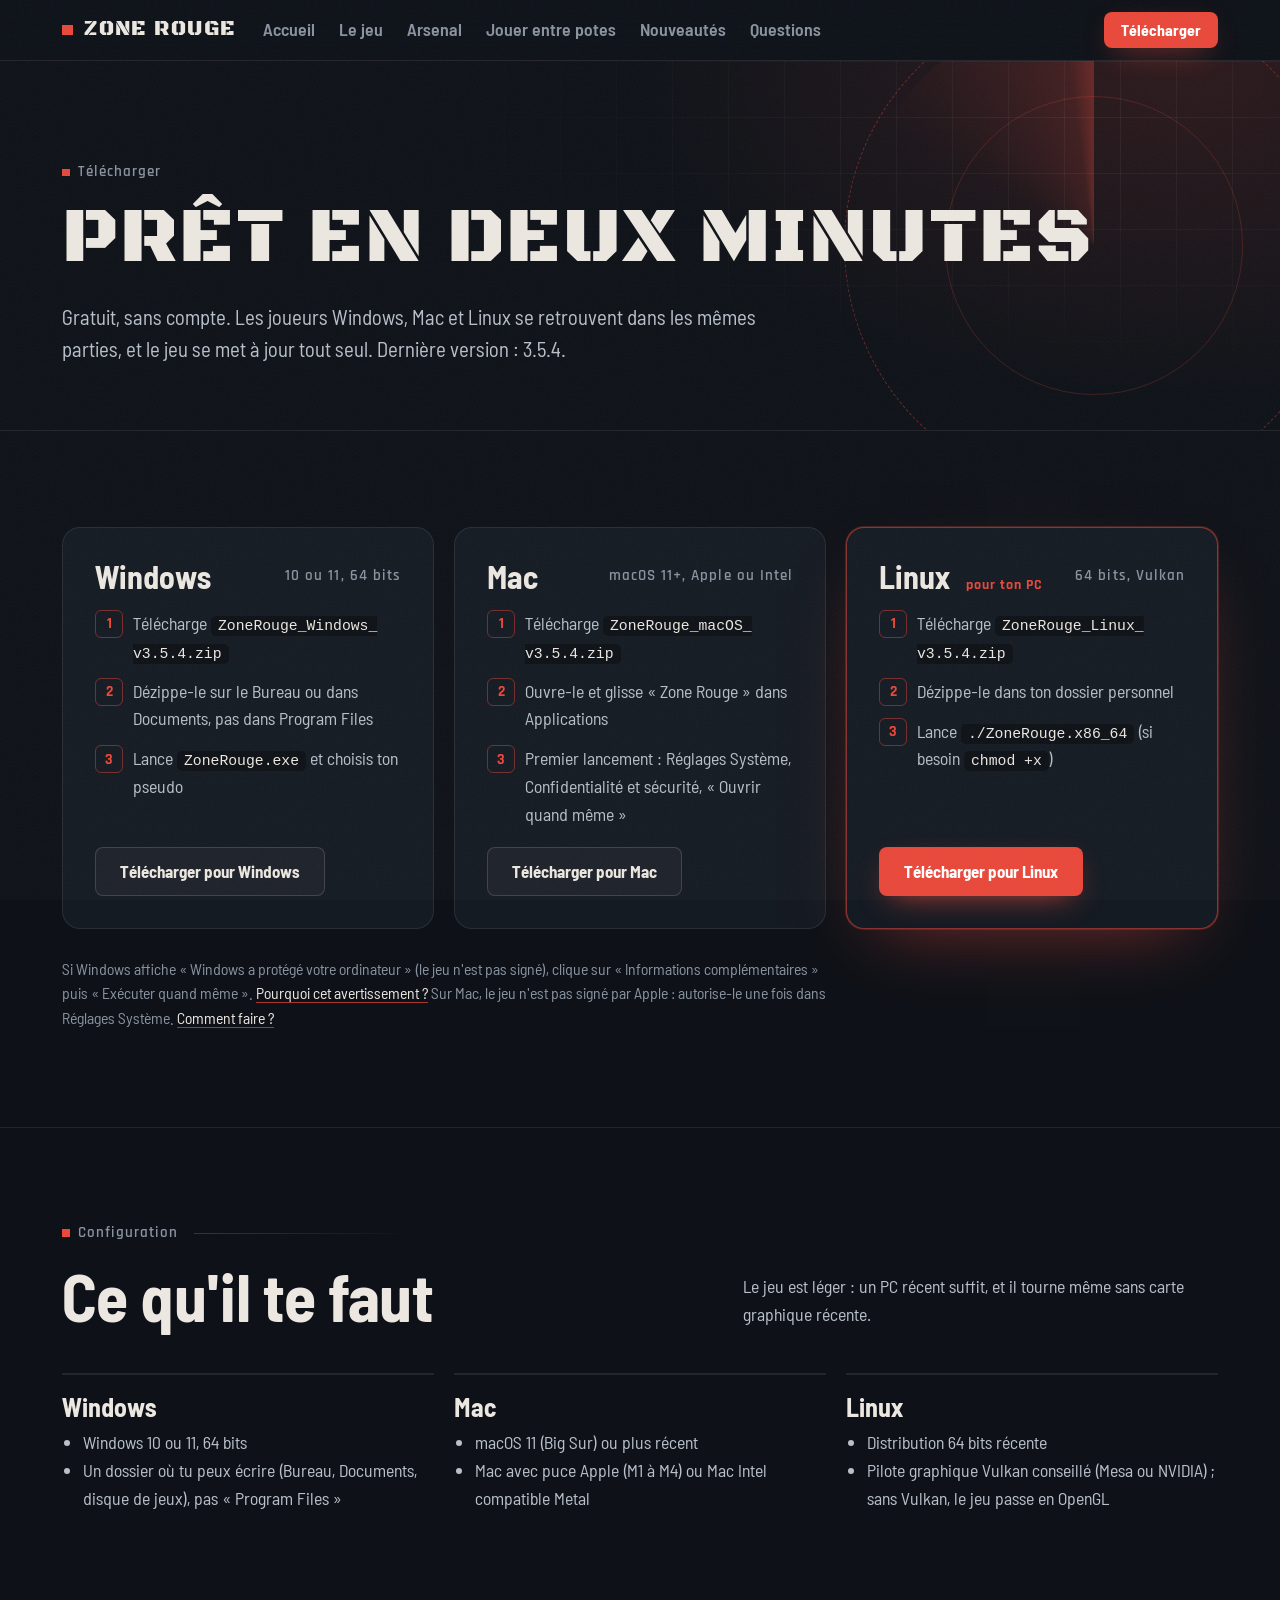
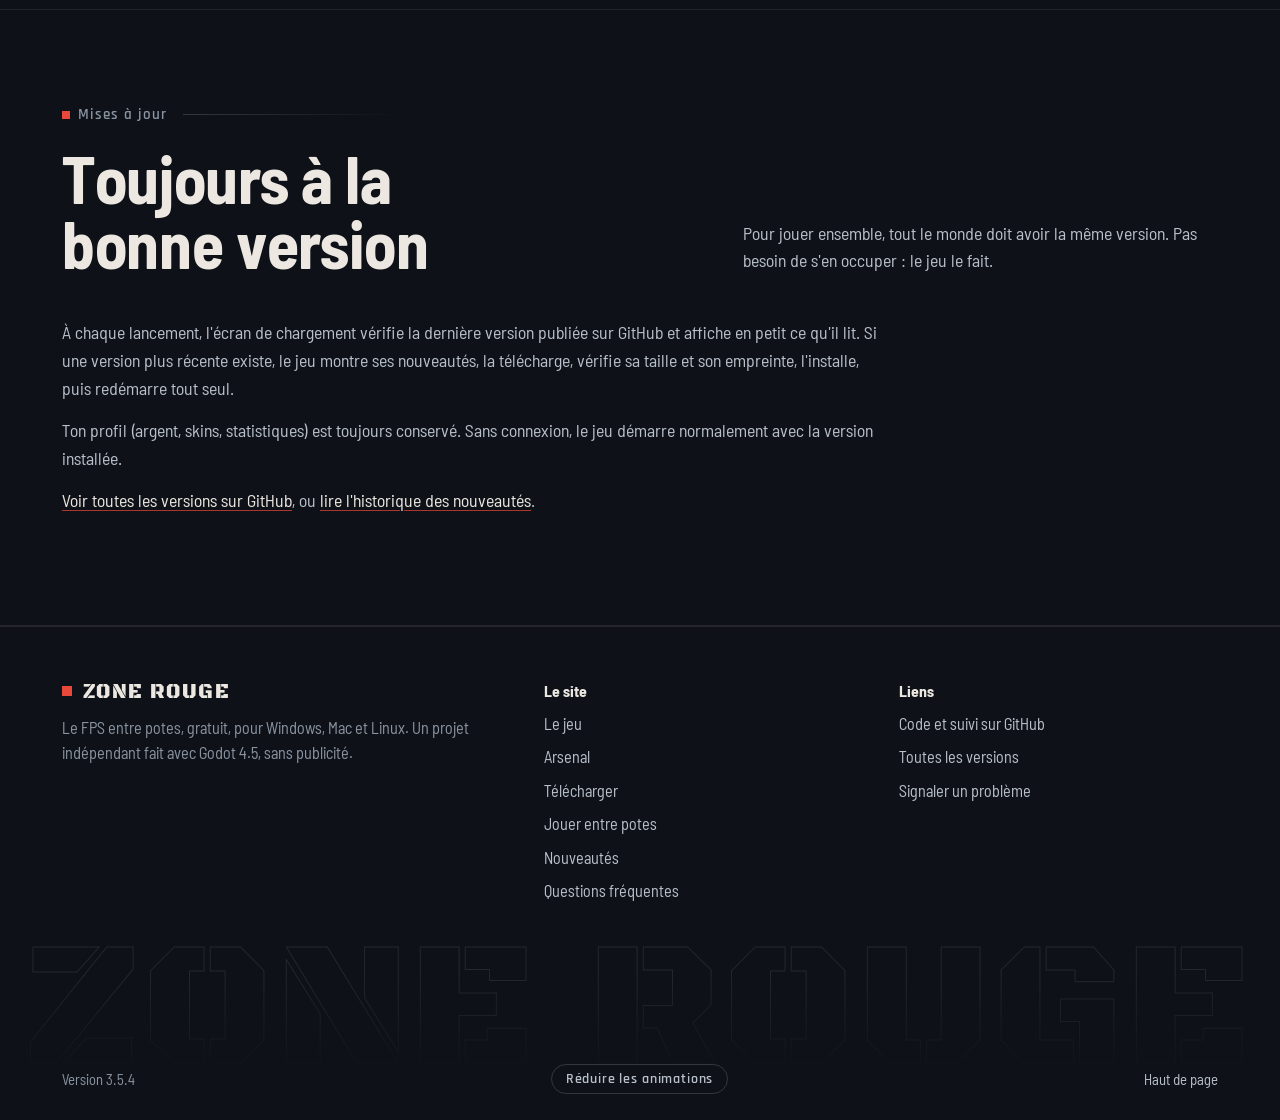
<file: telecharger.html>
<!doctype html>
<html lang="fr">
<head>
<meta charset="utf-8">
<meta name="viewport" content="width=device-width,initial-scale=1,viewport-fit=cover">
<title>Télécharger Zone Rouge gratuitement pour Windows, Mac et Linux</title>
<meta name="description" content="Télécharge Zone Rouge, FPS gratuit pour Windows 10/11, Mac (macOS 11+) et Linux 64 bits. Lance le jeu, il se met à jour tout seul. Sans compte.">
<meta name="theme-color" content="#0E1218">
<link rel="canonical" href="https://zonerouge.online/telecharger.html">
<link rel="icon" href="favicon.svg" type="image/svg+xml">
<link rel="icon" href="favicon-48.png" sizes="48x48" type="image/png">
<link rel="apple-touch-icon" href="apple-touch-icon.png">
<meta property="og:type" content="website">
<meta property="og:site_name" content="Zone Rouge">
<meta property="og:locale" content="fr_FR">
<meta property="og:url" content="https://zonerouge.online/telecharger.html">
<meta property="og:title" content="Télécharger Zone Rouge gratuitement pour Windows, Mac et Linux">
<meta property="og:description" content="Télécharge Zone Rouge, FPS gratuit pour Windows 10/11, Mac (macOS 11+) et Linux 64 bits. Lance le jeu, il se met à jour tout seul. Sans compte.">
<meta property="og:image" content="https://zonerouge.online/og.jpg">
<meta property="og:image:width" content="1200">
<meta property="og:image:height" content="630">
<meta property="og:image:alt" content="Zone Rouge, le FPS entre potes">
<meta name="twitter:card" content="summary_large_image">
<meta name="twitter:title" content="Télécharger Zone Rouge gratuitement pour Windows, Mac et Linux">
<meta name="twitter:description" content="Télécharge Zone Rouge, FPS gratuit pour Windows 10/11, Mac (macOS 11+) et Linux 64 bits. Lance le jeu, il se met à jour tout seul. Sans compte.">
<meta name="twitter:image" content="https://zonerouge.online/og.jpg">
<link rel="preload" href="fonts/stencil.woff2" as="font" type="font/woff2" crossorigin>
<link rel="preload" href="fonts/barlow-400.woff2" as="font" type="font/woff2" crossorigin>
<link rel="preload" href="fonts/barlow-700.woff2" as="font" type="font/woff2" crossorigin>
<script>document.documentElement.classList.add("js");try{if(localStorage.getItem("zr-calme")==="1")document.documentElement.classList.add("calme")}catch(e){}setTimeout(function(){if(!window.__zr)document.documentElement.classList.remove("js")},4000)</script>
<link rel="stylesheet" href="site.fdae9dfb.css">
<script src="site.f120038f.js" defer></script>
</head>
<body id="haut">
<a class="skip" href="#contenu">Aller au contenu</a>
<header>
  <div class="wrap">
    <a class="logo" href="index.html"><span class="carre"></span>ZONE ROUGE</a>
    <nav id="menu" aria-label="Pages du site"><a href="index.html">Accueil</a><a href="le-jeu.html">Le jeu</a><a href="arsenal.html">Arsenal</a><a href="reseau.html">Jouer entre potes</a><a href="nouveautes.html">Nouveautés</a><a href="faq.html">Questions</a></nav>
    <a class="btn prim" href="telecharger.html" aria-current="page">Télécharger</a>
    <button class="burger" id="burger" type="button" aria-label="Menu" aria-expanded="false" aria-controls="menu"><i></i></button>
  </div>
  <div class="prog" aria-hidden="true"><i></i></div>
</header>
<main id="contenu">
<div class="ph">
  <div class="zone-s" aria-hidden="true"></div>
  <div class="wrap">
    <div class="eti"><span class="carre"></span>Télécharger</div>
    <h1>Prêt en deux minutes</h1>
    <p>Gratuit, sans compte. Les joueurs Windows, Mac et Linux se retrouvent dans les mêmes parties, et le jeu se met à jour tout seul. Dernière version : <span data-ver>3.5.4</span>.</p>
    
  </div>
</div>
<section>
  <div class="wrap">
    <div class="dl">
      <div class="sys" id="sys-win" data-r>
        <div class="haut"><h3>Windows <span class="tag">pour ton PC</span></h3><span class="eti">10 ou 11, 64 bits</span></div>
        <ol>
          <li><span>Télécharge <code data-file="win">ZoneRouge_<wbr>Windows_<wbr>v3.5.4.zip</code></span></li>
          <li><span>Dézippe-le sur le Bureau ou dans Documents, pas dans Program Files</span></li>
          <li><span>Lance <code>ZoneRouge.exe</code> et choisis ton pseudo</span></li>
        </ol>
        <a class="btn prim" data-dl="win" href="https://github.com/Titan-CyberTech/Zone_Rouge/releases/latest">Télécharger pour Windows <span class="fl"></span></a>
      </div>
      <div class="sys" id="sys-mac" data-r style="--d:1">
        <div class="haut"><h3>Mac <span class="tag">pour ton Mac</span></h3><span class="eti">macOS 11+, Apple ou Intel</span></div>
        <ol>
          <li><span>Télécharge <code data-file="mac">ZoneRouge_<wbr>macOS_<wbr>v3.5.4.zip</code></span></li>
          <li><span>Ouvre-le et glisse «&nbsp;Zone Rouge&nbsp;» dans Applications</span></li>
          <li><span>Premier lancement : Réglages Système, Confidentialité et sécurité, «&nbsp;Ouvrir quand même&nbsp;»</span></li>
        </ol>
        <a class="btn" data-dl="mac" href="https://github.com/Titan-CyberTech/Zone_Rouge/releases/latest">Télécharger pour Mac <span class="fl"></span></a>
      </div>
      <div class="sys" id="sys-lin" data-r style="--d:2">
        <div class="haut"><h3>Linux <span class="tag">pour ton PC</span></h3><span class="eti">64 bits, Vulkan</span></div>
        <ol>
          <li><span>Télécharge <code data-file="lin">ZoneRouge_<wbr>Linux_<wbr>v3.5.4.zip</code></span></li>
          <li><span>Dézippe-le dans ton dossier personnel</span></li>
          <li><span>Lance <code>./ZoneRouge.x86_64</code> (si besoin <code>chmod +x</code>)</span></li>
        </ol>
        <a class="btn" data-dl="lin" href="https://github.com/Titan-CyberTech/Zone_Rouge/releases/latest">Télécharger pour Linux <span class="fl"></span></a>
      </div>
    </div>
    <p class="note">Si Windows affiche « Windows a protégé votre ordinateur » (le jeu n'est pas signé), clique sur « Informations complémentaires » puis « Exécuter quand même ». <a href="faq.html#windows">Pourquoi cet avertissement ?</a> Sur Mac, le jeu n'est pas signé par Apple : autorise-le une fois dans Réglages Système. <a href="faq.html#mac">Comment faire ?</a></p>
  </div>
</section>
<section id="config">
  <div class="wrap">
    <div class="tete" data-io>
      <div class="eti"><span class="carre"></span>Configuration</div>
      <h2 class="m"><span>Ce qu'il te faut</span></h2>
      <p class="intro">Le jeu est léger : un PC récent suffit, et il tourne même sans carte graphique récente.</p>
    </div>
    <div class="conf">
      <div data-r><h3>Windows</h3><ul><li>Windows 10 ou 11, 64 bits</li><li>Un dossier où tu peux écrire (Bureau, Documents, disque de jeux), pas « Program Files »</li></ul></div>
      <div data-r style="--d:1"><h3>Mac</h3><ul><li>macOS 11 (Big Sur) ou plus récent</li><li>Mac avec puce Apple (M1 à M4) ou Mac Intel compatible Metal</li></ul></div>
      <div data-r style="--d:2"><h3>Linux</h3><ul><li>Distribution 64 bits récente</li><li>Pilote graphique Vulkan conseillé (Mesa ou NVIDIA) ; sans Vulkan, le jeu passe en OpenGL</li></ul></div>
    </div>
  </div>
</section>
<section id="maj">
  <div class="wrap">
    <div class="tete" data-io>
      <div class="eti"><span class="carre"></span>Mises à jour</div>
      <h2 class="m"><span>Toujours à la bonne version</span></h2>
      <p class="intro">Pour jouer ensemble, tout le monde doit avoir la même version. Pas besoin de s'en occuper : le jeu le fait.</p>
    </div>
    <div class="prose">
      <p>À chaque lancement, l'écran de chargement vérifie la dernière version publiée sur GitHub et affiche en petit ce qu'il lit. Si une version plus récente existe, le jeu montre ses nouveautés, la télécharge, vérifie sa taille et son empreinte, l'installe, puis redémarre tout seul.</p>
      <p>Ton profil (argent, skins, statistiques) est toujours conservé. Sans connexion, le jeu démarre normalement avec la version installée.</p>
      <p><a href="https://github.com/Titan-CyberTech/Zone_Rouge/releases">Voir toutes les versions sur GitHub</a>, ou <a href="nouveautes.html">lire l'historique des nouveautés</a>.</p>
    </div>
  </div>
</section>
</main>
<footer>
  <div class="wrap cols">
    <div>
      <div class="marque"><span class="carre"></span>ZONE ROUGE</div>
      <p>Le FPS entre potes, gratuit, pour Windows, Mac et Linux. Un projet indépendant fait avec Godot 4.5, sans publicité.</p>
    </div>
    <div>
      <h4>Le site</h4>
      <ul>
        <li><a href="le-jeu.html">Le jeu</a></li>
        <li><a href="arsenal.html">Arsenal</a></li>
        <li><a href="telecharger.html">Télécharger</a></li>
        <li><a href="reseau.html">Jouer entre potes</a></li>
        <li><a href="nouveautes.html">Nouveautés</a></li>
        <li><a href="faq.html">Questions fréquentes</a></li>
      </ul>
    </div>
    <div>
      <h4>Liens</h4>
      <ul>
        <li><a href="https://github.com/Titan-CyberTech/Zone_Rouge">Code et suivi sur GitHub</a></li>
        <li><a href="https://github.com/Titan-CyberTech/Zone_Rouge/releases">Toutes les versions</a></li>
        <li><a href="https://github.com/Titan-CyberTech/Zone_Rouge/issues">Signaler un problème</a></li>
      </ul>
    </div>
  </div>
  <div class="mot" aria-hidden="true" style="--em:6.811">ZONE ROUGE</div>
  <div class="wrap petit"><span>Version <span data-ver>3.5.4</span></span><button class="calme-b" type="button" data-calme aria-pressed="false">Réduire les animations</button><a href="#haut">Haut de page</a></div>
</footer>
</body>
</html>
</file>
<file: site.fdae9dfb.css>
/* ==========================================================================
   Zone Rouge : site v6
   Identité : l'écran de briefing du jeu. Police stencil du HUD pour les titres,
   Barlow Semi Condensed pour le texte, Rajdhani pour les petits relevés.
   Mouvement : une seule idée (la zone qui se resserre) déclinée en anneaux,
   verrouillage de viseur et radar. Tout se coupe avec prefers-reduced-motion.
   ========================================================================== */

@font-face{font-family:"Barlow Semi Condensed";font-style:normal;font-weight:400;font-display:swap;src:url(fonts/barlow-400.woff2) format("woff2")}
@font-face{font-family:"Barlow Semi Condensed";font-style:normal;font-weight:500;font-display:swap;src:url(fonts/barlow-500.woff2) format("woff2")}
@font-face{font-family:"Barlow Semi Condensed";font-style:normal;font-weight:600;font-display:swap;src:url(fonts/barlow-600.woff2) format("woff2")}
@font-face{font-family:"Barlow Semi Condensed";font-style:normal;font-weight:700;font-display:swap;src:url(fonts/barlow-700.woff2) format("woff2")}
@font-face{font-family:"Black Ops One";font-style:normal;font-weight:400;font-display:swap;src:url(fonts/stencil.woff2) format("woff2")}
@font-face{font-family:"Rajdhani";font-style:normal;font-weight:600;font-display:swap;src:url(fonts/rajdhani-600.woff2) format("woff2")}
@font-face{font-family:"Rajdhani";font-style:normal;font-weight:700;font-display:swap;src:url(fonts/rajdhani-700.woff2) format("woff2")}

:root{
  --nuit:#0E1218; --nuit2:#151B23; --nuit3:#1C2430;
  --ligne:rgba(236,232,225,.09); --ligne2:rgba(236,232,225,.17); --verre:rgba(236,232,225,.04);
  --craie:#ECE8E1; --doux:#B9C0CA; --brume:#8A93A0;
  --rouge:#E9483A; --rouge-h:#F4604F; --rouge-s:rgba(233,72,58,.14); --laiton:#E3B65B;
  --f:"Barlow Semi Condensed","Arial Narrow",Arial,sans-serif;
  --hud:"Rajdhani","Barlow Semi Condensed","Arial Narrow",Arial,sans-serif;
  --st:"Black Ops One",Impact,"Arial Black",sans-serif;
  --ease:cubic-bezier(.16,.8,.2,1);
  color-scheme:dark;
  interpolate-size:allow-keywords;
}

/* transitions entre les pages (navigateurs qui les gèrent, sans effet ailleurs) */
@view-transition{navigation:auto}
::view-transition-old(root){animation:vt-out .2s ease both}
::view-transition-new(root){animation:vt-in .35s ease both}
@keyframes vt-out{to{opacity:0}}
@keyframes vt-in{from{opacity:0}}

*{box-sizing:border-box}
html{scroll-behavior:smooth;scroll-padding-top:84px;-webkit-text-size-adjust:100%}
body{margin:0;min-height:100vh;display:flex;flex-direction:column;background:var(--nuit);color:var(--craie);font:400 18px/1.55 var(--f);-webkit-font-smoothing:antialiased;overflow-x:clip}
body::before{content:"";position:fixed;inset:0;pointer-events:none;z-index:50;opacity:.045;
  background-image:url("data:image/svg+xml,%3Csvg xmlns='http://www.w3.org/2000/svg' width='160' height='160'%3E%3Cfilter id='n'%3E%3CfeTurbulence type='fractalNoise' baseFrequency='.9' numOctaves='2'/%3E%3C/filter%3E%3Crect width='100%25' height='100%25' filter='url(%23n)'/%3E%3C/svg%3E")}
main{flex:1}
img{max-width:100%}
a{color:inherit}
button{font:inherit}
:focus-visible{outline:2px solid var(--rouge);outline-offset:3px;border-radius:4px}
::selection{background:var(--rouge);color:#fff}
.wrap{max-width:1200px;margin:0 auto;padding-left:max(22px,env(safe-area-inset-left,0px));padding-right:max(22px,env(safe-area-inset-right,0px))}
.carre{display:inline-block;width:.5em;height:.5em;background:var(--rouge);margin-right:.55em;vertical-align:.08em;flex:none}
.eti{font:600 15px/1.2 var(--hud);letter-spacing:.07em;color:var(--brume)}
.sr{position:absolute;width:1px;height:1px;margin:-1px;padding:0;overflow:hidden;clip:rect(0 0 0 0);white-space:nowrap;border:0}
.skip{position:absolute;left:-999px;top:8px;background:var(--rouge);color:#fff;padding:8px 14px;border-radius:6px;z-index:80}
.skip:focus{left:12px}

/* ---------- navigation */
header{position:sticky;top:env(safe-area-inset-top,0px);z-index:40;background:rgba(14,18,24,.72);-webkit-backdrop-filter:blur(14px) saturate(1.25);backdrop-filter:blur(14px) saturate(1.25);border-bottom:1px solid var(--ligne);transition:background .3s,border-color .3s;view-transition-name:entete}
header.scrolled{background:rgba(14,18,24,.92);border-bottom-color:var(--ligne2)}
header .wrap{display:flex;align-items:center;gap:26px;padding-block:12px}
.logo{display:flex;align-items:center;font:400 21px/1 var(--st);letter-spacing:.07em;text-decoration:none;white-space:nowrap}
nav{display:flex;gap:24px;flex:1}
nav a{position:relative;color:var(--brume);text-decoration:none;font-weight:600;padding-block:4px;transition:color .2s}
nav a::after{content:"";position:absolute;left:50%;bottom:-7px;width:5px;height:5px;background:var(--rouge);transform:translateX(-50%) scale(0);transition:transform .25s var(--ease)}
nav a:hover,nav a[aria-current="page"]{color:var(--craie)}
nav a:hover::after,nav a[aria-current="page"]::after{transform:translateX(-50%) scale(1)}
.prog{position:absolute;left:0;right:0;bottom:-1px;height:2px;pointer-events:none}
.prog i{display:block;height:100%;background:var(--rouge);transform-origin:left;transform:scaleX(var(--p,0));box-shadow:0 0 10px rgba(233,72,58,.8)}
.burger{display:none;margin-left:auto;width:42px;height:38px;padding:0;border:1px solid var(--ligne2);border-radius:8px;background:none;color:var(--craie);cursor:pointer;align-items:center;justify-content:center}
.burger i,.burger i::before,.burger i::after{display:block;width:18px;height:2px;background:currentColor;position:relative;transition:transform .25s,background .25s,top .25s}
.burger i::before,.burger i::after{content:"";position:absolute;left:0}
.burger i::before{top:-6px}.burger i::after{top:6px}
header.open .burger i{background:transparent}
header.open .burger i::before{top:0;transform:rotate(45deg)}
header.open .burger i::after{top:0;transform:rotate(-45deg)}

/* ---------- boutons */
.btn{position:relative;display:inline-flex;align-items:center;justify-content:center;gap:.6em;padding:14px 24px;border:1px solid var(--ligne2);border-radius:8px;background:var(--verre);color:var(--craie);font:700 17px/1.1 var(--f);text-decoration:none;cursor:pointer;overflow:hidden;transition:background .2s,transform .2s,box-shadow .2s,border-color .2s}
.btn:hover{background:rgba(236,232,225,.1);border-color:rgba(236,232,225,.32)}
.btn.prim{background:var(--rouge);border-color:transparent;color:#fff;box-shadow:0 10px 30px -12px rgba(233,72,58,.85)}
.btn.prim::after{content:"";position:absolute;inset:0;background:linear-gradient(100deg,transparent 30%,rgba(255,255,255,.28) 50%,transparent 70%);transform:translateX(-120%);transition:transform .7s var(--ease);pointer-events:none}
.btn.prim:hover{background:var(--rouge-h);transform:translateY(-1px)}
.btn.prim:hover::after{transform:translateX(120%)}
.btn .fl{font:600 14px/1 var(--hud);letter-spacing:.06em;opacity:.8}
.btn .fl:empty{display:none}
header .btn{padding:8px 16px;font-size:16px;box-shadow:none}
.actions{display:flex;gap:12px;flex-wrap:wrap}

/* ---------- animations communes */
@keyframes spin{to{transform:rotate(360deg)}}
@keyframes fadeIn{to{opacity:1}}
@keyframes rise{to{opacity:1;transform:none}}
@keyframes flotte{from{transform:translateY(0)}to{transform:translateY(-9px)}}
@keyframes pouls{70%{box-shadow:0 0 0 10px rgba(233,72,58,0)}100%{box-shadow:0 0 0 0 rgba(233,72,58,0)}}
.rise{opacity:0;transform:translateY(16px);animation:rise .9s var(--ease) forwards;animation-delay:calc(.85s + var(--d,0)*.1s)}

/* apparition au défilement : seulement pour les éléments marqués data-r, et seulement si le script tourne */
.js [data-r]{opacity:0;transform:translateY(26px);transition:opacity .8s var(--ease),transform .8s var(--ease);transition-delay:calc(var(--d,0)*90ms)}
.js [data-r].in{opacity:1;transform:none}
.m{display:block;overflow:hidden;padding-bottom:.1em;margin-bottom:-.1em}
.m>span{display:block}
.js .m>span{transform:translateY(108%);transition:transform .95s var(--ease)}
.js .in .m>span,.js .m.in>span{transform:none}

/* ---------- bandeau d'accueil */
.hero{position:relative;isolation:isolate;display:flex;align-items:center;min-height:clamp(620px,92svh,920px);overflow:hidden;border-bottom:1px solid var(--ligne)}
.hero-bg{position:absolute;z-index:-3;inset:-4% -2%;transform:translate3d(calc(var(--mx,0)*-14px),calc(var(--zs,0)*80px + var(--my,0)*-8px),0)}
.hero-bg img{display:block;width:100%;height:100%;object-fit:cover;object-position:70% 50%;filter:saturate(.95) contrast(1.05);animation:kb 26s ease-in-out infinite alternate}
@keyframes kb{from{transform:scale(1)}to{transform:scale(1.08) translate3d(-1.2%,.6%,0)}}
.hero::before{content:"";position:absolute;inset:0;z-index:-2;background:linear-gradient(90deg,var(--nuit) 0%,rgba(14,18,24,.92) 30%,rgba(14,18,24,.42) 58%,rgba(14,18,24,.08) 100%),linear-gradient(0deg,var(--nuit) 0%,transparent 26%),linear-gradient(180deg,rgba(14,18,24,.55),transparent 22%)}
.zone{position:absolute;z-index:-1;right:-9%;top:50%;width:min(88vh,880px);aspect-ratio:1;pointer-events:none;
  transform:translate3d(calc(var(--mx,0)*-26px),calc(-50% + var(--my,0)*-18px),0) scale(calc(1 - var(--zs,0)*.55))}
.zone svg{position:absolute;inset:0;width:100%;height:100%;overflow:visible;animation:zoneIn 2.4s var(--ease) both}
@keyframes zoneIn{from{transform:scale(1.4);opacity:0}30%{opacity:1}to{transform:none;opacity:1}}
.zone svg *{transform-box:fill-box;transform-origin:center}
.zone .z-main{fill:none;stroke:var(--rouge);stroke-width:2.5;stroke-opacity:.85;stroke-dasharray:1 2;stroke-dashoffset:1;animation:trace 2.6s .2s var(--ease) forwards}
@keyframes trace{to{stroke-dashoffset:0}}
.zone .z-dash{fill:none;stroke:var(--rouge);stroke-opacity:.5;stroke-width:1.5;stroke-dasharray:4 6;animation:spin 160s linear infinite}
.zone .z-tick{fill:none;stroke:var(--craie);stroke-opacity:.3;stroke-width:14;stroke-dasharray:.9 4.1;animation:spin 240s linear infinite reverse}
.zone .z-in{fill:none;stroke:var(--rouge);stroke-opacity:.32;stroke-width:1}
.zone .z-cross{fill:none;stroke:var(--rouge);stroke-opacity:.75;stroke-width:2}
.zone .z-core{fill:var(--rouge)}
.zone .sweep{position:absolute;inset:4%;border-radius:50%;background:conic-gradient(from 0deg,transparent 0 292deg,rgba(233,72,58,0) 292deg,rgba(233,72,58,.16) 350deg,rgba(233,72,58,.4) 360deg);-webkit-mask-image:radial-gradient(circle,transparent 0 12%,#000 13%);mask-image:radial-gradient(circle,transparent 0 12%,#000 13%);animation:spin 9s linear infinite}
.zone .ping{position:absolute;inset:0;border-radius:50%;border:1.5px solid var(--rouge);opacity:0;animation:ping 5s 1.8s ease-out infinite}
@keyframes ping{0%{transform:scale(.08);opacity:.7}100%{transform:scale(.88);opacity:0}}

.hud{position:absolute;z-index:1;inset:26px;pointer-events:none}
.hud i{position:absolute;width:30px;height:30px;border:2px solid rgba(236,232,225,.38);opacity:0;animation:fadeIn .8s 1.7s forwards}
.hud i:nth-child(1){top:0;left:0;border-right:0;border-bottom:0}
.hud i:nth-child(2){top:0;right:0;border-left:0;border-bottom:0}
.hud i:nth-child(3){bottom:0;left:0;border-right:0;border-top:0}
.hud i:nth-child(4){bottom:0;right:0;border-left:0;border-top:0}
.hud .lecture{position:absolute;right:46px;bottom:6px;font:600 14px/1 var(--hud);letter-spacing:.1em;color:var(--brume);opacity:0;animation:fadeIn .8s 2.1s forwards}
.hud .lecture b{color:var(--craie);font-weight:600;font-variant-numeric:tabular-nums}
.defiler{position:absolute;z-index:1;left:50%;bottom:34px;width:1px;height:56px;background:var(--ligne2);overflow:hidden}
.defiler::after{content:"";position:absolute;left:0;top:0;width:1px;height:50%;background:var(--rouge);animation:descend 2.4s ease-in-out infinite}
@keyframes descend{0%{transform:translateY(-100%)}100%{transform:translateY(200%)}}

.hero .wrap{position:relative;z-index:2;width:100%;padding-block:clamp(64px,9vh,110px)}
.coord{display:flex;gap:10px 22px;flex-wrap:wrap;margin-bottom:20px;font:600 15px/1 var(--hud);letter-spacing:.08em;color:var(--brume)}
.coord span{display:flex;align-items:center;gap:8px}
.live{display:inline-block;width:8px;height:8px;border-radius:50%;background:var(--rouge);box-shadow:0 0 0 0 rgba(233,72,58,.6);animation:pouls 2s infinite}
.hero h1{margin:0 0 28px;font:400 clamp(58px,min(14.5vw,22vh),198px)/.9 var(--st);letter-spacing:.015em}
.hero h1 .l{display:block;overflow:hidden;padding:.05em .1em .02em 0;margin:-.05em 0 -.02em}
.hero h1 .l span{display:inline-block;transform:translateY(112%);animation:lettre 1s var(--ease) forwards;animation-delay:calc(.3s + var(--i)*.07s)}
@keyframes lettre{to{transform:none}}
.hero h1 .r{color:var(--rouge);text-shadow:0 0 60px rgba(233,72,58,.35)}
.hero p{max-width:30em;margin:0 0 34px;font-size:clamp(19px,2vw,22px);color:var(--doux)}
.chiffres{display:flex;gap:clamp(24px,4vw,56px);flex-wrap:wrap;margin-top:clamp(34px,6vh,60px);padding-top:22px;border-top:1px solid var(--ligne);max-width:660px}
.chiffres b{display:block;font:400 clamp(38px,4.4vw,56px)/1 var(--st);font-variant-numeric:tabular-nums}
.chiffres span{color:var(--brume);font-size:16px}
@media (hover:hover) and (pointer:fine){.hero{cursor:crosshair}.hero a,.hero button{cursor:pointer}}

/* ---------- bandeau défilant */
.ticker{position:relative;overflow:hidden;background:var(--nuit2);border-bottom:1px solid var(--ligne);-webkit-mask-image:linear-gradient(90deg,transparent,#000 7%,#000 93%,transparent);mask-image:linear-gradient(90deg,transparent,#000 7%,#000 93%,transparent)}
.ticker .piste{display:flex;width:max-content;animation:defile 55s linear infinite}
.ticker ul{display:flex;flex:none;margin:0;padding:0;list-style:none}
.ticker li{display:flex;align-items:center;gap:28px;padding:18px 28px 18px 0;white-space:nowrap;font:700 20px/1 var(--hud);letter-spacing:.1em;text-transform:uppercase;color:var(--doux)}
.ticker li::after{content:"";width:8px;height:8px;background:var(--rouge);flex:none}
.ticker:hover .piste{animation-play-state:paused}
@keyframes defile{to{transform:translateX(-50%)}}

/* ---------- en-tête de page intérieure */
.ph{position:relative;isolation:isolate;overflow:hidden;border-bottom:1px solid var(--ligne);padding-block:clamp(56px,8vw,104px) clamp(42px,5vw,70px)}
.ph::before{content:"";position:absolute;inset:0;z-index:-2;background:radial-gradient(60% 130% at 92% 0%,var(--rouge-s),transparent 70%)}
.ph::after{content:"";position:absolute;inset:0;z-index:-1;opacity:.7;background-image:linear-gradient(var(--ligne) 1px,transparent 1px),linear-gradient(90deg,var(--ligne) 1px,transparent 1px);background-size:56px 56px;-webkit-mask-image:radial-gradient(70% 90% at 85% 20%,#000,transparent 75%);mask-image:radial-gradient(70% 90% at 85% 20%,#000,transparent 75%)}
.ph .zone-s{position:absolute;z-index:-1;right:-5%;top:50%;width:min(44vw,500px);aspect-ratio:1;transform:translateY(-50%);border-radius:50%;border:1.5px dashed rgba(233,72,58,.4);pointer-events:none;animation:spin 140s linear infinite}
.ph .zone-s::before{content:"";position:absolute;inset:20%;border-radius:50%;border:1px solid rgba(233,72,58,.22)}
.ph .zone-s::after{content:"";position:absolute;inset:2%;border-radius:50%;background:conic-gradient(from 0deg,transparent 0 300deg,rgba(233,72,58,.0) 300deg,rgba(233,72,58,.14) 352deg,rgba(233,72,58,.34) 360deg);animation:spin 8s linear infinite}
.ph .eti{display:flex;align-items:center;margin-bottom:18px;opacity:0;animation:fadeIn .7s .1s forwards}
.ph h1{margin:0 0 22px;font:400 clamp(38px,6.2vw,84px)/1 var(--st);letter-spacing:.025em;text-transform:uppercase;text-wrap:balance;max-width:16em;animation:wipe 1s .15s var(--ease) both}
@keyframes wipe{from{clip-path:inset(-12% 100% -12% -3%)}to{clip-path:inset(-12% -3% -12% -3%)}}
.ph p{max-width:36em;margin:0;color:var(--doux);font-size:clamp(18px,1.8vw,21px);opacity:0;transform:translateY(14px);animation:rise .9s .55s var(--ease) forwards}
.ph .actions{margin-top:30px;opacity:0;transform:translateY(14px);animation:rise .9s .7s var(--ease) forwards}

/* ---------- sections */
section{position:relative;padding-block:clamp(64px,7.5vw,104px);border-bottom:1px solid var(--ligne)}
.tete{display:grid;grid-template-columns:minmax(0,1.3fr) minmax(0,1fr);gap:22px 64px;align-items:end;margin-bottom:44px}
.tete .eti{grid-column:1/-1;display:flex;align-items:center}
.tete .eti::after{content:"";flex:1;max-width:220px;height:1px;margin-left:16px;background:linear-gradient(90deg,var(--ligne2),transparent);transform-origin:left}
.js .tete .eti::after{transform:scaleX(0);transition:transform 1.1s .15s var(--ease)}
.js .tete.in .eti::after{transform:none}
h2{margin:0;font:700 clamp(38px,5.2vw,66px)/.98 var(--f);letter-spacing:-.005em;text-wrap:balance}
.intro{margin:0;max-width:34em;color:var(--doux)}
.intro a,.note a,.prose a,.rep a{color:var(--craie);text-decoration-color:rgba(233,72,58,.7);text-underline-offset:3px}
.note{margin:28px 0 0;max-width:48em;color:var(--brume);font-size:16px}
.prose{max-width:46em;color:var(--doux)}
.prose h3{margin:34px 0 8px;color:var(--craie);font:700 26px/1.15 var(--f)}
.prose p{margin:0 0 14px}
.prose ul{margin:0 0 14px;padding-left:1.2em}
.prose li{margin-bottom:6px}
code{font-family:ui-monospace,SFMono-Regular,Consolas,Menlo,monospace;font-size:.82em;background:rgba(0,0,0,.35);padding:2px 7px;border-radius:5px;color:var(--craie);overflow-wrap:anywhere}
.cta-section{border-bottom:0}

/* ---------- modes */
.modes{display:grid;grid-template-columns:repeat(3,minmax(0,1fr));border:1px solid var(--ligne);border-radius:18px;overflow:hidden;background:var(--verre)}
.mode{position:relative;isolation:isolate;padding:34px 30px 38px}
.mode+.mode{border-left:1px solid var(--ligne)}
.spot::before{content:"";position:absolute;inset:0;z-index:-1;opacity:0;pointer-events:none;transition:opacity .35s;background:radial-gradient(340px circle at var(--mx,50%) var(--my,30%),rgba(233,72,58,.17),transparent 70%)}
.spot:hover::before{opacity:1}
.mode .ico{display:block;width:56px;height:56px;margin-bottom:26px;color:var(--rouge);overflow:visible}
.ico *{fill:none;stroke:currentColor;stroke-width:2.5;stroke-linecap:round;stroke-linejoin:round;transform-box:fill-box;transform-origin:center;transition:transform .55s var(--ease)}
.ico .dot{fill:currentColor;stroke:none}
.js .ico .d{stroke-dasharray:1 2;stroke-dashoffset:1;transition:transform .55s var(--ease),stroke-dashoffset 1.4s var(--ease) calc(.3s + var(--d,0)*.12s)}
.js [data-r].in .ico .d{stroke-dashoffset:0}
.mode:hover .ico .a1{transform:translateX(6px)}
.mode:hover .ico .a2{transform:translateX(-6px)}
.mode:hover .ico .rot{transform:rotate(45deg)}
.mode:hover .ico .bomb{animation:secoue .6s ease}
@keyframes secoue{20%{transform:rotate(-4deg)}50%{transform:rotate(4deg)}80%{transform:rotate(-2deg)}}
.mode h3{margin:0 0 6px;font:700 28px/1.1 var(--f)}
.mode .regle{margin-bottom:14px;font:600 16px/1.3 var(--hud);letter-spacing:.05em;color:var(--laiton)}
.mode p{margin:0;color:var(--doux)}

/* ---------- captures en viseur + visionneuse */
.gal{display:grid;grid-template-columns:repeat(2,minmax(0,1fr));gap:30px 22px}
.gal.une{grid-template-columns:1.6fr 1fr}
.gal.une .grande{grid-row:span 2}
.vis{margin:0;min-width:0}
.vis .cadre{position:relative;isolation:isolate;display:block;width:100%;padding:0;overflow:hidden;border:1px solid var(--ligne);border-radius:12px;background:var(--nuit2);color:inherit;text-align:left;cursor:zoom-in}
.vis img{display:block;width:100%;height:auto;transition:transform .9s var(--ease),filter .5s}
.vis .cadre:hover img,.vis .cadre:focus-visible img{transform:scale(1.035);filter:brightness(1.07)}
.vis .cadre i{position:absolute;z-index:2;width:26px;height:26px;border:0 solid var(--rouge);opacity:.6;pointer-events:none;transition:top .6s var(--ease),left .6s var(--ease),right .6s var(--ease),bottom .6s var(--ease),opacity .4s}
.vis .cadre i:nth-of-type(1){top:10px;left:10px;border-top-width:2px;border-left-width:2px}
.vis .cadre i:nth-of-type(2){top:10px;right:10px;border-top-width:2px;border-right-width:2px}
.vis .cadre i:nth-of-type(3){bottom:10px;left:10px;border-bottom-width:2px;border-left-width:2px}
.vis .cadre i:nth-of-type(4){bottom:10px;right:10px;border-bottom-width:2px;border-right-width:2px}
.vis .cadre:hover i,.vis .cadre:focus-visible i{opacity:1}
.vis .cadre:hover i:nth-of-type(1),.vis .cadre:focus-visible i:nth-of-type(1){top:30px;left:30px}
.vis .cadre:hover i:nth-of-type(2),.vis .cadre:focus-visible i:nth-of-type(2){top:30px;right:30px}
.vis .cadre:hover i:nth-of-type(3),.vis .cadre:focus-visible i:nth-of-type(3){bottom:30px;left:30px}
.vis .cadre:hover i:nth-of-type(4),.vis .cadre:focus-visible i:nth-of-type(4){bottom:30px;right:30px}
.vis .verrou{position:absolute;z-index:2;left:50%;bottom:14px;padding:5px 12px 4px;border-radius:4px;background:rgba(14,18,24,.78);color:var(--craie);font:700 14px/1 var(--hud);letter-spacing:.1em;opacity:0;transform:translate(-50%,8px);transition:opacity .35s,transform .5s var(--ease)}
.vis .cadre:hover .verrou,.vis .cadre:focus-visible .verrou{opacity:1;transform:translate(-50%,0)}
.vis figcaption{display:flex;justify-content:space-between;gap:12px;margin-top:11px;color:var(--doux);font-size:16.5px}

.lb{width:min(1280px,94vw);max-width:none;padding:0;border:0;background:transparent;color:var(--craie);overflow:visible}
.lb::backdrop{background:rgba(6,9,13,.86);-webkit-backdrop-filter:blur(8px);backdrop-filter:blur(8px)}
.lb[open]{animation:lbIn .35s var(--ease)}
.lb[open]::backdrop{animation:fadeBack .3s both}
@keyframes lbIn{from{opacity:0;transform:scale(.965) translateY(10px)}}
@keyframes fadeBack{from{opacity:0}}
.lb figure{margin:0}
.lb img{display:block;width:100%;height:auto;max-height:80vh;object-fit:contain;border-radius:10px;border:1px solid var(--ligne2);background:var(--nuit)}
.lb figcaption{display:flex;justify-content:space-between;gap:16px;margin-top:12px;font-size:17px;color:var(--doux)}
.lb .cmp{font:600 15px/1.4 var(--hud);letter-spacing:.08em;color:var(--brume)}
.lb-b{position:absolute;display:grid;place-items:center;width:48px;height:48px;border:1px solid var(--ligne2);border-radius:50%;background:rgba(14,18,24,.8);color:var(--craie);font-size:26px;line-height:1;cursor:pointer;transition:background .2s,border-color .2s}
.lb-b:hover{background:var(--rouge);border-color:transparent}
.lb-x{top:-58px;right:0}
.lb-p{left:-62px;top:calc(50% - 40px)}
.lb-n{right:-62px;top:calc(50% - 40px)}

@media (max-width:1400px){.lb-p{left:10px}.lb-n{right:10px}.lb-p,.lb-n{top:calc(50% - 34px);background:rgba(14,18,24,.78)}}
@media (max-width:1100px){.camos{grid-template-columns:repeat(3,minmax(0,1fr))}}

/* ---------- cartes */
.cartes{display:grid;grid-template-columns:repeat(3,minmax(0,1fr));gap:18px}
.carte{position:relative;isolation:isolate;display:flex;flex-direction:column;justify-content:flex-end;aspect-ratio:4/3;padding:26px;overflow:hidden;border:1px solid var(--ligne);border-radius:16px}
.carte img{position:absolute;inset:0;z-index:-3;width:100%;height:100%;object-fit:cover;transition:transform .9s var(--ease)}
.carte::before{content:"";position:absolute;inset:0;z-index:-2;background:linear-gradient(0deg,rgba(14,18,24,.97) 0%,rgba(14,18,24,.82) 34%,rgba(14,18,24,.35) 62%,transparent 84%)}
.carte::after{content:"";position:absolute;z-index:-1;left:50%;top:38%;width:170%;aspect-ratio:1;margin:-85% 0 0 -85%;border-radius:50%;background:conic-gradient(from 0deg,transparent 0 310deg,rgba(233,72,58,.0) 310deg,rgba(233,72,58,.2) 352deg,rgba(233,72,58,.45) 360deg);opacity:0;transition:opacity .5s;animation:spin 4.5s linear infinite;pointer-events:none}
.carte:hover img{transform:scale(1.06)}
.carte:hover::after{opacity:1}
.carte .eti{color:var(--laiton)}
.carte h3{margin:4px 0 6px;font:700 32px/1 var(--f)}
.carte p{margin:0;color:var(--doux)}

/* ---------- vitrine (armes, skins) */
.vitrine{--vr:2.05;container-type:inline-size;position:relative;isolation:isolate;display:grid;place-items:center;overflow:hidden;aspect-ratio:2.05/1;border:1px solid var(--ligne);border-radius:20px;
  background:radial-gradient(70% 90% at 50% 62%,color-mix(in srgb,var(--acc,#E9483A) 24%,transparent),transparent 72%),linear-gradient(180deg,var(--nuit2),var(--nuit))}
.vitrine::before{content:"";position:absolute;inset:0;z-index:-2;opacity:.55;background-image:linear-gradient(var(--ligne) 1px,transparent 1px),linear-gradient(90deg,var(--ligne) 1px,transparent 1px);background-size:48px 48px;-webkit-mask-image:radial-gradient(60% 70% at 50% 60%,#000,transparent 80%);mask-image:radial-gradient(60% 70% at 50% 60%,#000,transparent 80%)}
.vitrine .anneau{position:absolute;z-index:-1;left:50%;top:54%;width:min(70%,520px);aspect-ratio:1;transform:translate(-50%,-50%);border-radius:50%;border:1.5px dashed color-mix(in srgb,var(--acc,#E9483A) 50%,transparent);animation:spin 90s linear infinite}
.vitrine .anneau::before{content:"";position:absolute;inset:14%;border-radius:50%;border:1px solid color-mix(in srgb,var(--acc,#E9483A) 30%,transparent)}
.vitrine .fond{position:absolute;z-index:-1;left:0;right:0;bottom:5%;text-align:center;font:400 clamp(34px,calc(94cqw / var(--em,7)),170px)/.8 var(--st);color:transparent;-webkit-text-stroke:1.5px rgba(236,232,225,.09);white-space:nowrap;overflow:hidden;user-select:none;pointer-events:none}
.vitrine>img,.vitrine .pile img{max-width:88%;max-height:calc(80cqw / var(--vr));width:auto;height:auto;filter:drop-shadow(0 26px 26px rgba(0,0,0,.6)) drop-shadow(0 0 36px color-mix(in srgb,var(--acc,#E9483A) 28%,transparent))}
.vitrine>img.flotte{animation:flotte 7s ease-in-out infinite alternate}
.vitrine>img,.vitrine .pile{translate:calc(var(--tx,0)*12px) calc(var(--ty,0)*7px)}
.vitrine .anneau{translate:calc(var(--tx,0)*-16px) calc(var(--ty,0)*-9px)}
.vitrine .fond{translate:calc(var(--tx,0)*-8px) 0}

/* ---------- explorateur d'armes */
.expl{display:grid;grid-template-columns:290px minmax(0,1fr);gap:30px;align-items:start}
.expl-liste{position:sticky;top:96px;display:grid;gap:4px}
.onglet{position:relative;display:grid;grid-template-columns:84px minmax(0,1fr);align-items:center;gap:12px;width:100%;padding:9px 14px 9px 12px;border:1px solid transparent;border-radius:12px;background:none;color:var(--doux);text-align:left;cursor:pointer;transition:background .25s,border-color .25s}
.onglet img{display:block;width:84px;height:36px;object-fit:contain;filter:drop-shadow(0 4px 6px rgba(0,0,0,.5))}
.onglet b{display:block;font:700 19px/1.1 var(--f);color:var(--craie)}
.onglet small{display:block;margin-top:2px;font:500 15px/1.2 var(--f);color:var(--brume)}
.onglet:hover{background:var(--verre)}
.onglet[aria-selected="true"]{background:var(--nuit2);border-color:var(--ligne2)}
.onglet[aria-selected="true"]::before{content:"";position:absolute;left:-1px;top:14px;bottom:14px;width:3px;border-radius:2px;background:var(--rouge)}
.expl-scene [role="tabpanel"][hidden]{display:none}
.arme .vitrine img{opacity:1}
.js .arme .vitrine img{opacity:0;transform:translateX(46px) scale(.96);filter:blur(8px) drop-shadow(0 26px 26px rgba(0,0,0,.6))}
.js .arme.on .vitrine img{opacity:1;transform:none;filter:drop-shadow(0 26px 26px rgba(0,0,0,.6)) drop-shadow(0 0 36px color-mix(in srgb,var(--acc,#E9483A) 28%,transparent));transition:opacity .7s var(--ease),transform .9s var(--ease),filter .9s var(--ease)}
.fiche{display:grid;grid-template-columns:minmax(0,1.05fr) minmax(0,.95fr);gap:28px 44px;margin-top:28px}
.fiche h3{margin:0;font:700 clamp(34px,4vw,46px)/1 var(--f)}
.fiche .ligne{display:flex;align-items:center;flex-wrap:wrap;gap:10px 14px;margin:10px 0 14px}
.puce-c{display:inline-block;padding:5px 11px 4px;border:1px solid var(--ligne2);border-radius:6px;font:700 15px/1 var(--hud);letter-spacing:.06em;color:var(--doux)}
.prix{font:600 17px/1 var(--hud);letter-spacing:.05em;color:var(--laiton)}
.fiche p{margin:0;color:var(--doux);max-width:32em}
.chif{display:grid;grid-template-columns:repeat(3,minmax(0,1fr));gap:18px 20px;margin:24px 0 0;padding:0;list-style:none}
.chif li{padding-top:10px;border-top:1px solid var(--ligne)}
.chif b{display:block;font:400 clamp(24px,2.6vw,30px)/1.1 var(--st);color:var(--craie)}
.chif span{font-size:15px;color:var(--brume)}
.barres{display:grid;gap:18px;align-content:start;padding-top:6px}
.barre{display:grid;grid-template-columns:92px minmax(0,1fr);align-items:center;gap:14px;font:600 17px/1 var(--f);color:var(--doux)}
.jauge{position:relative;height:10px;background:var(--ligne2);-webkit-mask-image:repeating-linear-gradient(90deg,#000 0 7px,transparent 7px 10px);mask-image:repeating-linear-gradient(90deg,#000 0 7px,transparent 7px 10px)}
.jauge i{position:absolute;left:0;top:0;bottom:0;width:calc(var(--v)*100%);background:var(--rouge)}
.js .jauge i{width:0;transition:width 1.1s var(--ease) calc(var(--k,0)*80ms + .25s)}
.js .on .jauge i{width:calc(var(--v)*100%)}

/* ---------- camouflages classiques */
.camos{display:grid;grid-template-columns:repeat(5,minmax(0,1fr));gap:16px}
.camo{padding:16px;border:1px solid var(--ligne);border-radius:14px;background:var(--verre);transition:border-color .3s,transform .4s var(--ease)}
.camo:hover{border-color:var(--ligne2);transform:translateY(-3px)}
.camo .vit{display:grid;place-items:center;aspect-ratio:2.5/1;margin-bottom:12px;border-radius:8px;background:radial-gradient(75% 100% at 50% 72%,rgba(236,232,225,.17),rgba(236,232,225,.05) 55%,transparent 80%)}
.camo .vit img{display:block;max-width:100%;max-height:100%;width:auto;height:auto;filter:drop-shadow(0 8px 8px rgba(0,0,0,.5))}
.camo h3{margin:0 0 8px;font:700 21px/1.1 var(--f)}
.camo .rang{display:flex;align-items:center;justify-content:space-between;flex-wrap:wrap;gap:6px 8px;margin-bottom:8px}
.camo p{margin:0;color:var(--brume);font-size:15.5px}

/* ---------- collections */
@property --acc{syntax:"<color>";inherits:true;initial-value:#E9483A}
.colls{--acc:#E9483A}
.coll-tabs{display:flex;flex-wrap:wrap;align-items:center;gap:10px;margin-bottom:28px}
.coll-tabs .tl{display:flex;flex-wrap:wrap;gap:10px}
.puce{display:inline-flex;align-items:center;gap:10px;padding:10px 17px 10px 12px;border:1px solid var(--ligne2);border-radius:999px;background:none;color:var(--doux);font:600 17px/1 var(--f);cursor:pointer;transition:background .25s,border-color .25s,color .25s}
.puce i{flex:none;width:14px;height:14px;border-radius:50%;background:linear-gradient(135deg,var(--c1),var(--c2));box-shadow:0 0 12px color-mix(in srgb,var(--c1) 60%,transparent)}
.puce:hover{background:var(--verre);color:var(--craie)}
.puce[aria-selected="true"]{background:var(--nuit3);border-color:var(--craie);color:var(--craie)}
.puce.secret{border-style:dashed;color:var(--brume);cursor:default}
.puce.secret:hover{background:none;color:var(--brume)}
.puce.secret svg{width:14px;height:14px;fill:none;stroke:currentColor;stroke-width:2.4}
.coll-scene [role="tabpanel"][hidden]{display:none}
.coll{display:grid;grid-template-columns:minmax(0,1.3fr) minmax(0,1fr);gap:40px;align-items:center;transition:--acc .7s ease}
.coll .vitrine{--vr:1.5;aspect-ratio:1.5/1}
.coll .vitrine .pile{position:relative;display:grid;place-items:center;width:100%;height:100%}
.coll .vitrine .pile .arme-i{max-width:90%;max-height:calc(62cqw / var(--vr));transform:translateY(-6%)}
.coll .vitrine .pile .couteau-i{position:absolute;right:5%;bottom:7%;width:34%;max-width:none;max-height:none}
.js .coll .vitrine .pile img{opacity:0;transition:opacity .6s var(--ease),transform .9s var(--ease);transform:translateY(18px) scale(.97)}
.js .coll.on .vitrine .pile .arme-i{opacity:1;transform:translateY(-6%)}
.js .coll.on .vitrine .pile .couteau-i{opacity:1;transform:none;transition-delay:.12s}
.tier{display:inline-flex;align-items:center;padding:6px 11px 5px;border:1px solid color-mix(in srgb,var(--t) 55%,transparent);border-radius:6px;background:color-mix(in srgb,var(--t) 11%,transparent);color:var(--t);font:700 15px/1 var(--hud);letter-spacing:.07em}
.coll h3{margin:14px 0 10px;font:700 clamp(36px,4.4vw,54px)/1 var(--f)}
.coll p{margin:0 0 16px;color:var(--doux);max-width:30em}
.coll dl{display:grid;grid-template-columns:auto 1fr;gap:6px 16px;margin:0 0 20px}
.coll dt{color:var(--brume);font-size:16px}
.coll dd{margin:0;font-weight:600}
.vars{display:flex;align-items:center;gap:10px;flex-wrap:wrap}
.vars button{width:36px;height:36px;padding:0;border:2px solid transparent;border-radius:50%;background:linear-gradient(135deg,var(--c1),var(--c2));cursor:pointer;box-shadow:0 0 0 2px var(--nuit),0 0 0 3px var(--ligne2);transition:box-shadow .25s,transform .25s}
.vars button:hover{transform:scale(1.08)}
.vars button[aria-pressed="true"]{box-shadow:0 0 0 2px var(--nuit),0 0 0 4px var(--craie)}
.vars .nom{margin-left:6px;font:600 17px/1 var(--f);color:var(--doux)}

/* ---------- soldat à faire tourner */
.soldat{display:grid;grid-template-columns:minmax(0,1fr) minmax(0,1.05fr);gap:56px;align-items:center}
.vue3d{position:relative;isolation:isolate;aspect-ratio:1/.98;overflow:hidden;border:1px solid var(--ligne);border-radius:20px;background:radial-gradient(60% 60% at 50% 58%,rgba(233,72,58,.15),transparent 70%),linear-gradient(180deg,var(--nuit2),var(--nuit));touch-action:pan-y;cursor:grab;user-select:none;-webkit-user-select:none}
.vue3d.drag{cursor:grabbing}
.vue3d::before{content:"";position:absolute;inset:0;z-index:-1;opacity:.5;background-image:linear-gradient(var(--ligne) 1px,transparent 1px),linear-gradient(90deg,var(--ligne) 1px,transparent 1px);background-size:44px 44px;-webkit-mask-image:radial-gradient(55% 65% at 50% 62%,#000,transparent 80%);mask-image:radial-gradient(55% 65% at 50% 62%,#000,transparent 80%)}
.vue3d .sol{position:absolute;z-index:-1;left:50%;bottom:6%;width:62%;height:13%;transform:translateX(-50%);border-radius:50%;border:1.5px dashed rgba(233,72,58,.55);background:radial-gradient(closest-side,rgba(233,72,58,.28),transparent)}
.vue3d .frames{position:absolute;left:50%;top:4%;height:92%;aspect-ratio:var(--ar,1.05);transform:translateX(-50%);pointer-events:none}
.vue3d .frames img{position:absolute;inset:0;width:100%;height:100%;opacity:0;filter:drop-shadow(0 16px 18px rgba(0,0,0,.55));-webkit-user-drag:none}
.vue3d .frames img.v{opacity:1}
.vue3d .astuce{position:absolute;left:50%;bottom:16px;display:flex;align-items:center;gap:8px;transform:translateX(-50%);padding:6px 13px 5px;border-radius:999px;background:rgba(14,18,24,.75);font:600 14px/1 var(--hud);letter-spacing:.08em;color:var(--doux);transition:opacity .5s}
.vue3d.drag .astuce,.vue3d.vu .astuce{opacity:0}
.tenues{display:flex;flex-wrap:wrap;gap:10px;margin:26px 0 0;padding:0;list-style:none}
.tenue{display:inline-flex;align-items:center;gap:10px;padding:9px 16px 9px 11px;border:1px solid var(--ligne2);border-radius:999px;background:none;color:var(--doux);font:600 17px/1 var(--f);cursor:pointer;transition:background .25s,border-color .25s,color .25s}
.tenue i{flex:none;width:14px;height:14px;border-radius:50%;background:var(--c)}
.tenue small{font:600 13px/1 var(--hud);letter-spacing:.06em;color:var(--laiton)}
.tenue:hover{background:var(--verre);color:var(--craie)}
.tenue[aria-pressed="true"]{background:var(--nuit3);border-color:var(--craie);color:var(--craie)}

/* ---------- paliers du passe */
.passe{margin-top:64px}
.paliers-t{display:flex;align-items:baseline;gap:14px;margin-bottom:18px}
.paliers-t b{font:400 clamp(44px,5vw,64px)/1 var(--st);font-variant-numeric:tabular-nums}
.paliers-t span{color:var(--doux);font-size:20px}
.paliers{display:grid;grid-template-columns:repeat(20,minmax(0,1fr));gap:6px}
.paliers i{aspect-ratio:1;border-radius:3px;background:rgba(233,72,58,.78)}
.paliers i:last-child{background:var(--laiton);box-shadow:0 0 20px rgba(227,182,91,.7)}
.js .paliers i{background:var(--ligne2);box-shadow:none}
.js .paliers.in i{animation:allume .5s calc(var(--i)*14ms) both}
.js .paliers.in i:last-child{animation-name:allumeOr}
@keyframes allume{0%{background:var(--ligne2)}45%{background:var(--rouge);box-shadow:0 0 14px rgba(233,72,58,.95)}100%{background:rgba(233,72,58,.78);box-shadow:none}}
@keyframes allumeOr{0%{background:var(--ligne2)}45%{background:#fff;box-shadow:0 0 30px rgba(255,255,255,.9)}100%{background:var(--laiton);box-shadow:0 0 20px rgba(227,182,91,.7)}}
.paliers-n{display:flex;justify-content:space-between;margin-top:14px;color:var(--brume);font-size:16px}

/* ---------- points forts et atouts */
.feat{display:grid;grid-template-columns:repeat(3,minmax(0,1fr));gap:36px 28px}
.feat>div{padding-top:20px;border-top:2px solid var(--ligne)}
.feat>div:nth-child(-n+3){border-top-color:rgba(233,72,58,.55)}
.feat svg{display:block;width:40px;height:40px;margin-bottom:14px;color:var(--rouge);fill:none;stroke:currentColor;stroke-width:2.2;stroke-linecap:round;stroke-linejoin:round}
.feat h3{margin:0 0 8px;font:700 25px/1.15 var(--f)}
.feat p{margin:0;color:var(--doux)}
.atouts{display:grid;grid-template-columns:repeat(3,minmax(0,1fr));gap:18px}
.atout{position:relative;isolation:isolate;display:flex;flex-direction:column;align-items:flex-start;padding:26px;border:1px solid var(--ligne);border-radius:16px;background:var(--verre);transition:border-color .3s,transform .4s var(--ease)}
.atout:hover{border-color:rgba(233,72,58,.5);transform:translateY(-3px)}
.atout svg{display:block;width:44px;height:44px;margin-bottom:16px;color:var(--rouge);fill:none;stroke:currentColor;stroke-width:2.2;stroke-linecap:round;stroke-linejoin:round}
.atout h3{margin:0 0 6px;font:700 25px/1.1 var(--f)}
.atout p{margin:0 0 16px;color:var(--doux)}
.atout .prix{margin-top:auto}

/* ---------- vitrine d'accueil (arsenal) */
.duo{display:grid;grid-template-columns:minmax(0,1fr) minmax(0,1.1fr);gap:56px;align-items:center}
.duo h2{margin-bottom:18px}
.liste-p{margin:24px 0 30px;padding:0;list-style:none;display:grid;gap:10px;color:var(--doux)}
.liste-p li{display:flex;gap:12px;align-items:baseline}
.liste-p li::before{content:"";flex:none;width:8px;height:8px;background:var(--rouge);transform:translateY(-1px)}
.duo .vitrine{--vr:1.3;aspect-ratio:1.3/1}

/* ---------- nouveautés */
.chrono{list-style:none;margin:0;padding:0;display:grid;grid-template-columns:repeat(3,minmax(0,1fr));gap:0 36px}
.chrono li{display:grid;grid-template-columns:64px minmax(0,1fr);gap:16px;padding:22px 0;border-top:1px solid var(--ligne)}
.chrono li:first-child{border-top-color:var(--rouge)}
.chrono b{font:400 24px/1.2 var(--st);color:var(--craie)}
.chrono li:first-child b{color:var(--rouge)}
.chrono p{margin:0;color:var(--doux);font-size:17px}
.chrono strong{color:var(--craie);font-weight:600}
.versions{--lx:171px;position:relative}
.versions::before,.versions::after{content:"";position:absolute;left:var(--lx);top:0;bottom:0;width:2px;background:var(--ligne)}
.versions::after{background:var(--rouge);bottom:auto;height:calc(var(--tp,0)*100%);box-shadow:0 0 12px rgba(233,72,58,.7)}
.versions article{position:relative;display:grid;grid-template-columns:150px minmax(0,1fr);gap:8px 44px;padding:38px 0}
.versions article::before{content:"";position:absolute;left:calc(var(--lx) - 5px);top:48px;width:12px;height:12px;background:var(--nuit);border:2px solid var(--ligne2);transition:background .4s,border-color .4s,box-shadow .4s,transform .4s var(--ease)}
.versions article.on::before{background:var(--rouge);border-color:var(--rouge);box-shadow:0 0 0 6px rgba(233,72,58,.2);transform:rotate(45deg)}
html:not(.js) .versions{--tp:1}
html:not(.js) .versions article::before{background:var(--rouge);border-color:var(--rouge)}
.versions .v{font:400 clamp(28px,3vw,38px)/1 var(--st);color:var(--craie)}
.versions article:first-child .v{color:var(--rouge)}
.versions .v small{display:block;margin-top:10px;font:600 14px/1 var(--hud);letter-spacing:.06em;color:var(--brume)}
.versions h2{margin:0 0 10px;font-size:clamp(26px,3vw,34px);line-height:1.1}
.versions ul{margin:0;padding-left:1.2em;max-width:46em;color:var(--doux)}
.versions li{margin-bottom:6px}
.versions li strong{color:var(--craie);font-weight:600}

/* ---------- téléchargement */
.dl{display:grid;grid-template-columns:repeat(3,minmax(0,1fr));gap:20px}
.sys{position:relative;isolation:isolate;display:flex;flex-direction:column;gap:18px;padding:32px;border:1px solid var(--ligne);border-radius:18px;background:var(--nuit2);transition:border-color .3s,box-shadow .3s}
.sys .haut{display:flex;flex-wrap:wrap;align-items:center;justify-content:space-between;gap:6px 12px}
.sys .haut .eti{white-space:nowrap}
.sys h3{margin:0;font:700 32px/1 var(--f)}
.sys .tag{display:none;margin-left:10px;font:700 14px/1 var(--hud);letter-spacing:.07em;color:var(--rouge);white-space:nowrap}
.sys.pour-toi{border-color:rgba(233,72,58,.55);box-shadow:0 0 0 1px rgba(233,72,58,.25),0 28px 70px -34px rgba(233,72,58,.55)}
.sys.pour-toi .tag{display:inline}
.sys ol{display:grid;gap:12px;margin:0;padding:0;list-style:none;counter-reset:e;color:var(--doux)}
.sys li{display:grid;grid-template-columns:28px minmax(0,1fr);gap:10px;counter-increment:e}
.sys li::before{content:counter(e);display:grid;place-items:center;height:26px;border:1px solid rgba(233,72,58,.45);border-radius:6px;color:var(--rouge);font:700 15px/1 var(--hud)}
.sys .btn{align-self:flex-start;margin-top:auto}
.conf{display:grid;grid-template-columns:repeat(3,minmax(0,1fr));gap:20px}
.conf>div{padding-top:18px;border-top:2px solid var(--ligne)}
.conf h3{margin:0 0 8px;font:700 26px/1.1 var(--f)}
.conf ul{margin:0;padding-left:1.15em;color:var(--doux)}

/* ---------- jouer entre potes */
.voies{display:grid;grid-template-columns:repeat(3,minmax(0,1fr));gap:18px}
.voie{position:relative;isolation:isolate;display:flex;flex-direction:column;gap:10px;padding:26px 26px 28px;border:1px solid var(--ligne);border-radius:18px;background:var(--nuit2)}
.voie .eti{color:var(--laiton)}
.voie h3{margin:0;font:700 28px/1.1 var(--f)}
.voie p{margin:0;color:var(--doux)}
.voie ul{margin:6px 0 0;padding-left:1.15em;color:var(--doux)}
.voie li{margin-bottom:4px}
.schema{display:block;width:100%;height:auto;margin:0 0 6px;overflow:visible}
.schema .g-l{fill:none;stroke:var(--brume);stroke-width:1.6;stroke-linecap:round}
.schema .flux{fill:none;stroke:var(--rouge);stroke-width:2;stroke-linecap:round;stroke-dasharray:3 9;animation:flux 1.3s linear infinite}
@keyframes flux{to{stroke-dashoffset:-24}}
.schema .noeud{fill:var(--nuit3);stroke:var(--craie);stroke-width:1.8}
.schema .pl{fill:var(--craie)}
.schema .led{fill:var(--rouge)}
.schema .wifi{fill:none;stroke:var(--rouge);stroke-width:2.2;stroke-linecap:round;animation:wifi 2.4s ease-in-out infinite}
@keyframes wifi{0%,100%{opacity:.2}50%{opacity:1}}
.schema .halo{fill:none;stroke:var(--rouge);stroke-width:1.5;transform-box:fill-box;transform-origin:center;animation:halo 3s ease-out infinite}
@keyframes halo{0%{transform:scale(.6);opacity:.8}100%{transform:scale(1.7);opacity:0}}
.schema text{fill:var(--craie);font:400 13px var(--st);letter-spacing:.04em}
.schema .s-t{fill:var(--brume);font:600 12px var(--hud);letter-spacing:.08em}
.reseau{display:grid;grid-template-columns:repeat(3,minmax(0,1fr));gap:18px}
.port{padding-top:20px;border-top:2px solid var(--ligne)}
.port:first-child{border-top-color:var(--rouge)}
.port b{display:block;margin-bottom:8px;font:400 clamp(34px,4vw,48px)/1 var(--st);letter-spacing:.02em}
.port span{color:var(--doux)}

/* ---------- questions */
.faq{max-width:860px;border-top:1px solid var(--ligne)}
.faq details{border-bottom:1px solid var(--ligne)}
.faq summary{display:flex;align-items:center;justify-content:space-between;gap:20px;padding:22px 0;list-style:none;font:600 22px/1.25 var(--f);cursor:pointer;transition:color .2s}
.faq summary::-webkit-details-marker{display:none}
.faq summary::after{content:"";flex:none;width:12px;height:12px;background:var(--rouge);transition:transform .35s var(--ease);clip-path:polygon(40% 0,60% 0,60% 40%,100% 40%,100% 60%,60% 60%,60% 100%,40% 100%,40% 60%,0 60%,0 40%,40% 40%)}
.faq details[open] summary::after{transform:rotate(45deg)}
.faq summary:hover{color:#fff}
.faq details::details-content{block-size:0;overflow:hidden;transition:block-size .4s var(--ease),content-visibility .4s allow-discrete}
.faq details[open]::details-content{block-size:auto}
.faq .rep{padding:0 40px 24px 0;max-width:46em;color:var(--doux)}
.faq .rep p{margin:0}

/* ---------- appel final avec chrono */
.cta{position:relative;isolation:isolate;display:grid;grid-template-columns:auto minmax(0,1fr) auto;align-items:center;gap:28px 44px;overflow:hidden;padding:clamp(26px,4vw,52px);border:1px solid var(--ligne);border-radius:22px;background:radial-gradient(70% 150% at 100% 0%,var(--rouge-s),transparent 70%),var(--nuit2)}
.cta h2{margin:0 0 8px;font-size:clamp(32px,4.2vw,52px)}
.cta p{margin:0;max-width:30em;color:var(--doux)}
.bombe{position:relative;width:118px;height:118px}
.bombe svg{display:block;width:100%;height:100%;transform:rotate(-90deg);overflow:visible}
.bombe .t0{fill:none;stroke:var(--ligne2);stroke-width:5}
.bombe .t1{fill:none;stroke:var(--rouge);stroke-width:5;stroke-linecap:round;stroke-dasharray:326.7;stroke-dashoffset:var(--o,0);filter:drop-shadow(0 0 6px rgba(233,72,58,.75))}
.bombe .num{position:absolute;inset:0;display:grid;place-items:center;font:400 28px/1 var(--st);font-variant-numeric:tabular-nums}
.bombe.boum .t1{stroke:#fff;filter:drop-shadow(0 0 16px #fff)}
.bombe.boum .num{color:var(--rouge);animation:clignote .3s steps(2) 3}
@keyframes clignote{50%{opacity:.2}}
.cta .btn.prim.alerte{animation:alerte .9s ease 2}
@keyframes alerte{50%{box-shadow:0 0 0 10px rgba(233,72,58,.25),0 10px 30px -12px rgba(233,72,58,.85);transform:scale(1.04)}}

/* ---------- pied de page */
footer{overflow:hidden;border-top:1px solid var(--ligne)}
footer .wrap.cols{display:grid;grid-template-columns:1.4fr 1fr 1fr;gap:36px;align-items:start;padding-top:56px;color:var(--brume);font-size:16.5px}
footer h4{margin:0 0 12px;color:var(--craie);font:700 16px/1 var(--f)}
footer ul{display:grid;gap:8px;margin:0;padding:0;list-style:none}
footer a{color:var(--doux);text-decoration:none}
footer a:hover{color:var(--craie);text-decoration:underline}
footer .marque{margin-bottom:12px;color:var(--craie);font:400 20px/1 var(--st);letter-spacing:.07em}
footer .marque+p{margin:0;max-width:26em}
.mot{margin:34px 0 -.12em;font:400 calc(96vw / var(--em,7.8))/.82 var(--st);letter-spacing:.02em;text-align:center;white-space:nowrap;color:transparent;-webkit-text-stroke:1px rgba(236,232,225,.1);user-select:none;-webkit-mask-image:linear-gradient(180deg,#000 25%,transparent 96%);mask-image:linear-gradient(180deg,#000 25%,transparent 96%)}
.calme-b{padding:7px 14px;border:1px solid var(--ligne2);border-radius:999px;background:none;color:var(--doux);font:600 14px/1 var(--hud);letter-spacing:.06em;cursor:pointer;transition:background .2s,color .2s}
.calme-b:hover{background:var(--verre);color:var(--craie)}
.calme-b[aria-pressed="true"]{background:var(--nuit3);border-color:var(--craie);color:var(--craie)}
footer .petit{align-items:center;display:flex;justify-content:space-between;gap:12px;flex-wrap:wrap;margin-top:-14px;padding-bottom:26px;position:relative;font-size:15px;color:var(--brume)}

/* ---------- adaptation */
@media (max-width:1100px){
  .burger{display:inline-flex}
  header .wrap{gap:12px}
  header .wrap>.btn{margin-left:auto}
  nav{display:none;position:absolute;left:0;right:0;top:100%;flex-direction:column;gap:0;padding:6px max(22px,env(safe-area-inset-left,0px)) 16px;background:#0E1218;border-bottom:1px solid var(--ligne)}
  header.open nav{display:flex}
  nav a{padding:14px 0 14px 16px;border-top:1px solid var(--ligne);font-size:19px}
  nav a:first-child{border-top:0}
  nav a::after{left:0;bottom:auto;top:50%;transform:translateY(-50%) scale(0)}
  nav a:hover::after,nav a[aria-current="page"]::after{transform:translateY(-50%) scale(1)}
}
@media (max-width:980px){
  .dl{grid-template-columns:minmax(0,1fr)}
  .expl{grid-template-columns:minmax(0,1fr)}
  .expl-scene{min-width:0}
  .expl-liste{position:static;display:flex;gap:8px;min-width:0;overflow-x:auto;overscroll-behavior-x:contain;padding-bottom:8px;margin-inline:-22px;padding-inline:22px;scroll-snap-type:x proximity;scrollbar-width:none}
  .expl-liste::-webkit-scrollbar{display:none}
  .onglet{flex:none;width:auto;min-width:190px;scroll-snap-align:start;border-color:var(--ligne)}
  .fiche{grid-template-columns:minmax(0,1fr)}
  .coll{grid-template-columns:minmax(0,1fr)}
  .soldat{grid-template-columns:minmax(0,1fr);gap:36px}
  .duo{grid-template-columns:minmax(0,1fr);gap:36px}
}
@media (max-width:860px){
  .tete{grid-template-columns:minmax(0,1fr)}
  .modes,.cartes,.reseau,.dl,.gal,.gal.une,.chrono,.feat,.voies,.conf,.atouts{grid-template-columns:minmax(0,1fr)}
  .mode+.mode{border-left:0;border-top:1px solid var(--ligne)}
  .gal.une .grande{grid-row:auto}
  .feat>div:nth-child(-n+3){border-top-color:var(--ligne)}
  .feat>div:first-child{border-top-color:rgba(233,72,58,.55)}
  .chrono li:nth-child(n+2){border-top-color:var(--ligne)}
  .hero{min-height:0}
  .hero::before{background:linear-gradient(180deg,rgba(14,18,24,.6),var(--nuit) 88%)}
  .zone{right:-34%;top:30%;width:112vw}
  .hud,.defiler{display:none}
  .chiffres{gap:28px}
  .paliers{grid-template-columns:repeat(10,minmax(0,1fr))}
  .versions{--lx:7px}
  .versions article{grid-template-columns:1fr;gap:12px;padding:28px 0 28px 34px}
  .versions article::before{top:34px}
  .versions .v small{display:inline;margin-left:12px}
  .ph .zone-s{right:-30%;width:90vw;opacity:.7}
  .cta{grid-template-columns:minmax(0,1fr);justify-items:start}
  footer .wrap.cols{grid-template-columns:minmax(0,1fr)}
  .lb-p{left:8px}.lb-n{right:8px}.lb-x{top:-56px;right:4px}
  .lb-p,.lb-n{top:auto;bottom:70px}
  .camos{grid-template-columns:repeat(2,minmax(0,1fr));gap:12px}
  .camo{padding:12px}
  .camo h3{font-size:19px}
  .btn .fl{display:none}
}
@media (max-width:560px){
  .chif{grid-template-columns:repeat(2,minmax(0,1fr))}
  .barre{grid-template-columns:82px minmax(0,1fr)}
  .vitrine{--vr:1.6;aspect-ratio:1.6/1}
  .sys{padding:24px}
  .sys h3{font-size:28px}
  .coll .vitrine{--vr:1.25;aspect-ratio:1.25/1}
  .onglet{min-width:176px}
}

/* ---------- sans JavaScript (ou script non chargé) : toutes les fiches sont lisibles les unes sous les autres, les commandes inutiles disparaissent */
html:not(.js) .expl-liste,html:not(.js) .coll-tabs,html:not(.js) .tenues,html:not(.js) .astuce,html:not(.js) .vars{display:none}
html:not(.js) .expl{grid-template-columns:minmax(0,1fr)}
html:not(.js) .expl-scene [role="tabpanel"][hidden],html:not(.js) .coll-scene [role="tabpanel"][hidden]{display:block}
html:not(.js) .expl-scene [role="tabpanel"]+[role="tabpanel"],html:not(.js) .coll-scene [role="tabpanel"]+[role="tabpanel"]{margin-top:72px}

/* ---------- mouvement réduit : tout est visible tout de suite, rien ne bouge en continu */
@media (prefers-reduced-motion:reduce){
  @view-transition{navigation:none}
  html{scroll-behavior:auto}
  *,*::before,*::after{animation-duration:.001ms!important;animation-delay:0s!important;animation-iteration-count:1!important;transition-duration:.001ms!important;transition-delay:0s!important}
  .js [data-r],.js .m>span,.js .arme .vitrine img,.js .coll .vitrine .pile img{opacity:1!important;transform:none!important;filter:none}
  .js .jauge i{width:calc(var(--v)*100%)}
  .js .paliers i{background:rgba(233,72,58,.78)}
  .js .paliers i:last-child{background:var(--laiton)}
  .zone .z-main{stroke-dashoffset:0}
  .ticker .piste{animation:none;flex-wrap:wrap;width:auto}
  .ticker ul+ul{display:none}
  .hero h1 .l span,.rise{transform:none;opacity:1}
}

/* ---------- même chose, à la demande du visiteur (bouton du pied de page) */
html.calme{scroll-behavior:auto}
html.calme *,html.calme *::before,html.calme *::after{animation-duration:.001ms!important;animation-delay:0s!important;animation-iteration-count:1!important;transition-duration:.001ms!important;transition-delay:0s!important}
html.calme.js [data-r],html.calme.js .m>span,html.calme.js .arme .vitrine img,html.calme.js .coll .vitrine .pile img{opacity:1!important;transform:none!important;filter:none}
html.calme.js .jauge i{width:calc(var(--v)*100%)}
html.calme.js .paliers i{background:rgba(233,72,58,.78)}
html.calme.js .paliers i:last-child{background:var(--laiton)}
html.calme .zone .z-main{stroke-dashoffset:0}
html.calme .ticker .piste{animation:none;flex-wrap:wrap;width:auto}
html.calme .ticker ul+ul{display:none}
html.calme .hero h1 .l span,html.calme .rise{transform:none;opacity:1}
</file>
